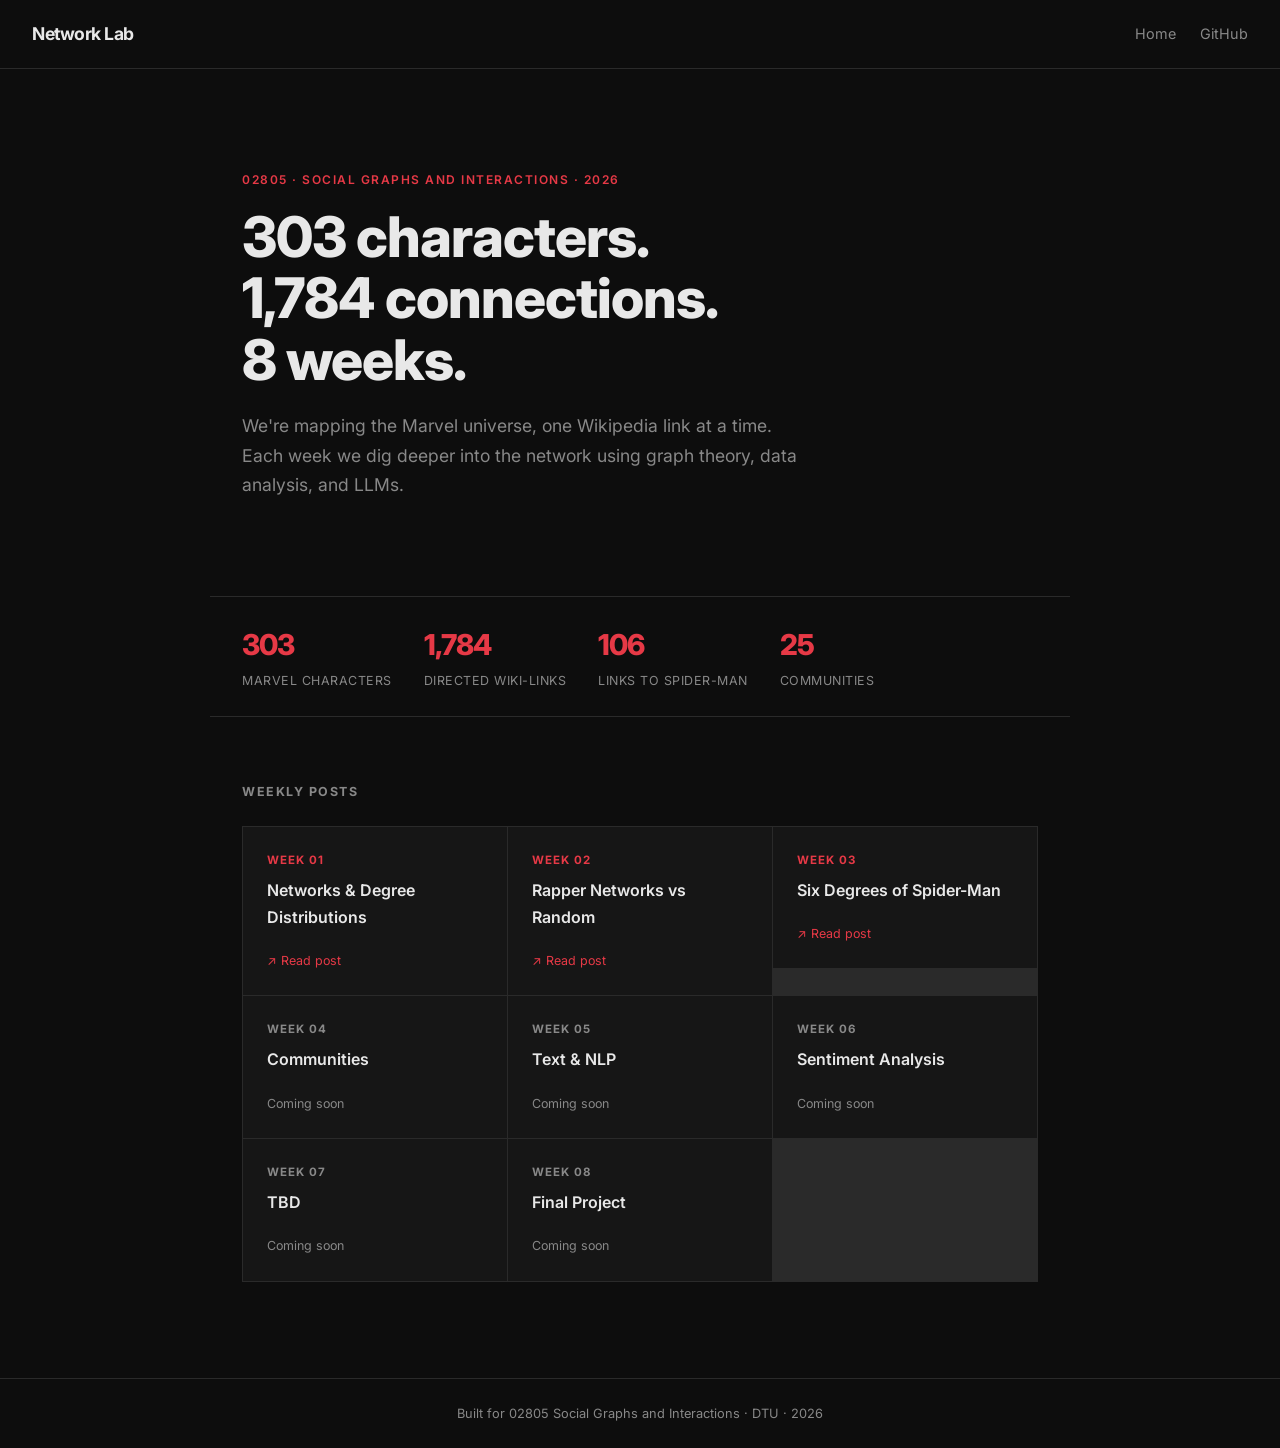
<file: index.html>
<!DOCTYPE html>
<html lang="en">
<head>
  <meta charset="UTF-8">
  <meta name="viewport" content="width=device-width, initial-scale=1.0">
  <title>Network Lab: 02805 Social Graphs 2026</title>
  <meta name="description" content="Weekly network-science posts from a DTU 02805 group. Mapping the Marvel universe one Wikipedia link at a time.">
  <meta property="og:title" content="Network Lab: Social Graphs 2026">
  <meta property="og:description" content="303 characters. 1,784 wiki-links. 8 weeks of network science.">
  <link rel="preconnect" href="https://fonts.googleapis.com">
  <link href="https://fonts.googleapis.com/css2?family=Inter:wght@400;600;700;800&display=swap" rel="stylesheet">
  <link rel="stylesheet" href="assets/css/style.css">
</head>
<body>

<nav>
  <span class="nav-logo">Network Lab</span>
  <div class="nav-links">
    <a href="index.html">Home</a>
    <a href="https://github.com/simonesskovgaard/Social-Interactions-and-Graphs" target="_blank">GitHub</a>
  </div>
</nav>

<section class="hero">
  <span class="hero-tag">02805 · Social Graphs and Interactions · 2026</span>
  <h1>303 characters.<br>1,784 connections.<br>8 weeks.</h1>
  <p>We're mapping the Marvel universe, one Wikipedia link at a time. Each week we dig deeper into the network using graph theory, data analysis, and LLMs.</p>
</section>

<div class="stats">
  <div class="stat-item">
    <span class="stat-value">303</span>
    <span class="stat-label">Marvel Characters</span>
  </div>
  <div class="stat-item">
    <span class="stat-value">1,784</span>
    <span class="stat-label">Directed Wiki-Links</span>
  </div>
  <div class="stat-item">
    <span class="stat-value">106</span>
    <span class="stat-label">Links to Spider-Man</span>
  </div>
  <div class="stat-item">
    <span class="stat-value">25</span>
    <span class="stat-label">Communities</span>
  </div>
</div>

<section class="weeks-section">
  <h2>Weekly Posts</h2>
  <div class="week-grid">

    <a href="week1/index.html" style="text-decoration:none;color:inherit;">
      <div class="week-card live">
        <span class="week-num">Week 01</span>
        <span class="week-title">Networks & Degree Distributions</span>
        <span class="week-status">↗ Read post</span>
      </div>
    </a>

    <a href="week2/index.html" style="text-decoration:none;color:inherit;">
      <div class="week-card live">
        <span class="week-num">Week 02</span>
        <span class="week-title">Rapper Networks vs Random</span>
        <span class="week-status">↗ Read post</span>
      </div>
    </a>

    <a href="week3/index.html" style="text-decoration:none;color:inherit;">
      <div class="week-card live">
        <span class="week-num">Week 03</span>
        <span class="week-title">Six Degrees of Spider-Man</span>
        <span class="week-status">↗ Read post</span>
      </div>
    </a>

    <div class="week-card">
      <span class="week-num">Week 04</span>
      <span class="week-title">Communities</span>
      <span class="week-status">Coming soon</span>
    </div>

    <div class="week-card">
      <span class="week-num">Week 05</span>
      <span class="week-title">Text & NLP</span>
      <span class="week-status">Coming soon</span>
    </div>

    <div class="week-card">
      <span class="week-num">Week 06</span>
      <span class="week-title">Sentiment Analysis</span>
      <span class="week-status">Coming soon</span>
    </div>

    <div class="week-card">
      <span class="week-num">Week 07</span>
      <span class="week-title">TBD</span>
      <span class="week-status">Coming soon</span>
    </div>

    <div class="week-card">
      <span class="week-num">Week 08</span>
      <span class="week-title">Final Project</span>
      <span class="week-status">Coming soon</span>
    </div>

  </div>
</section>

<footer>
  Built for 02805 Social Graphs and Interactions · DTU · 2026
</footer>

</body>
</html>
</file>
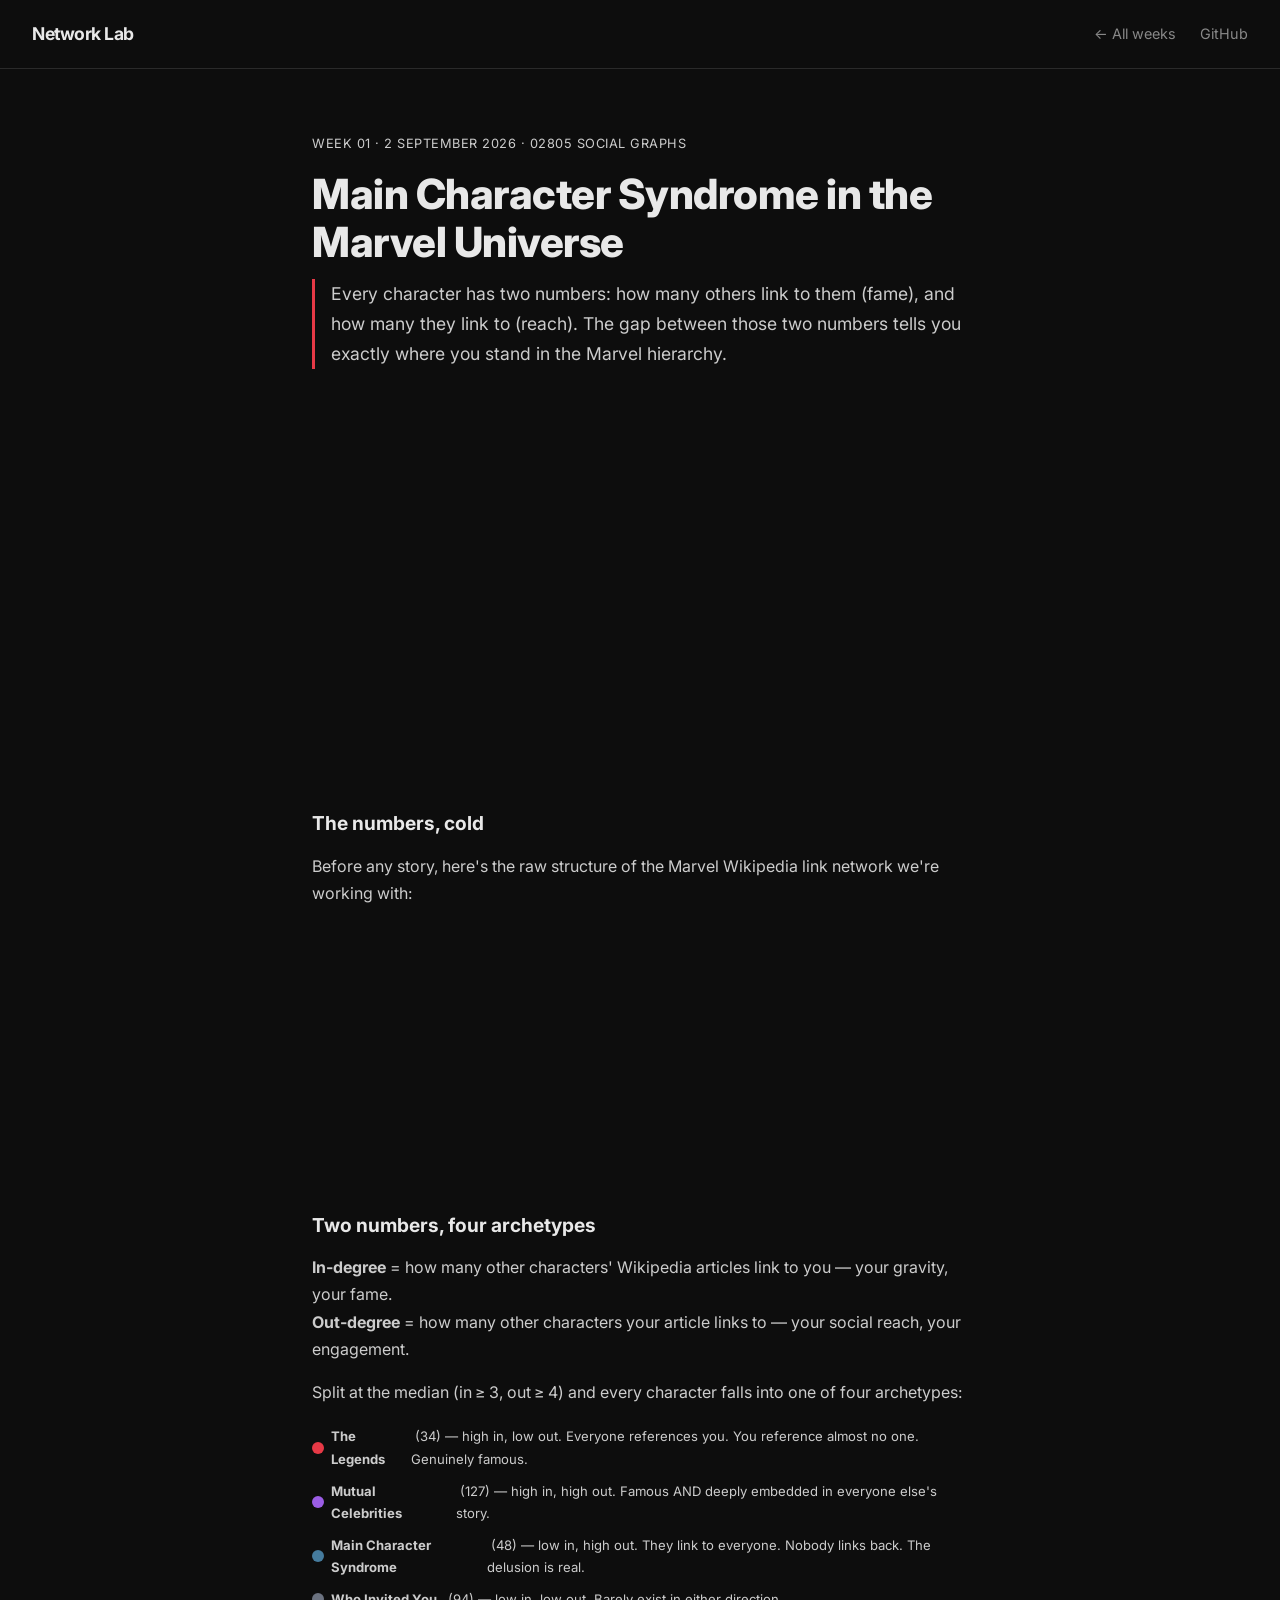
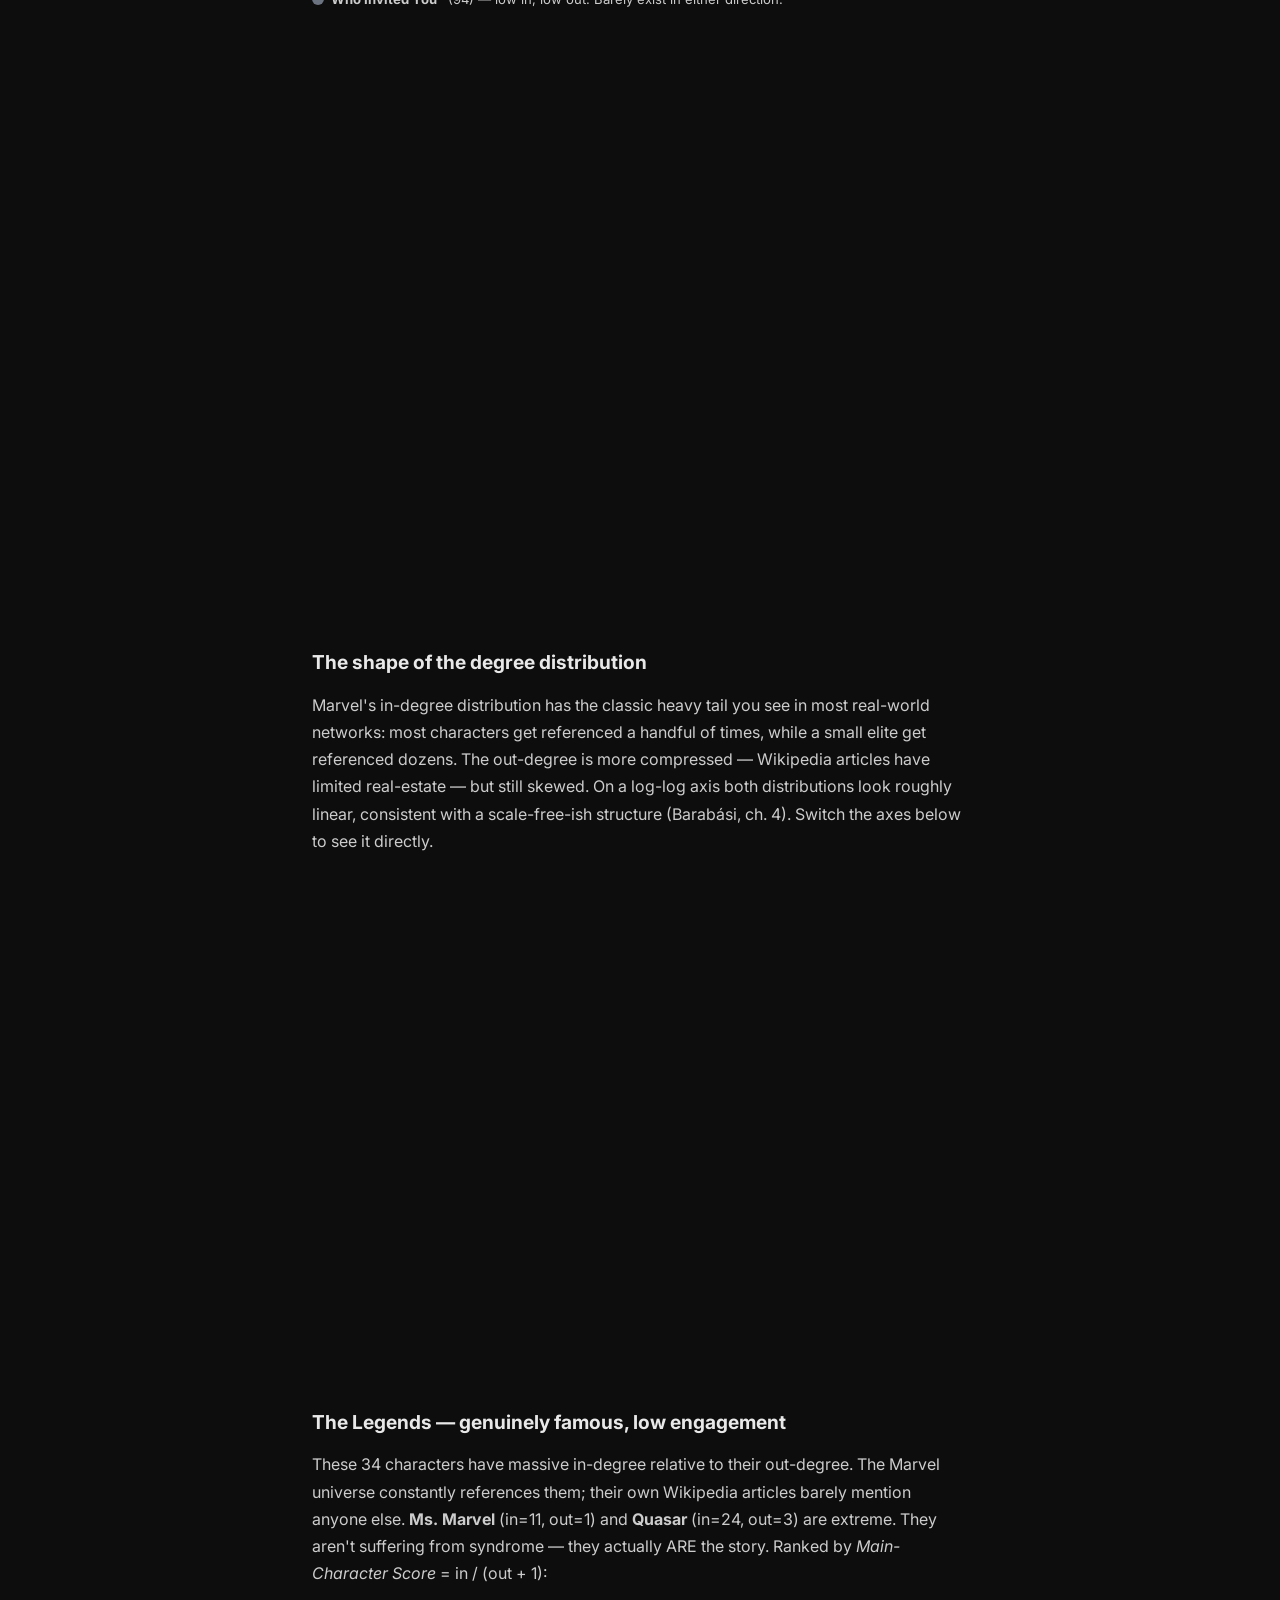
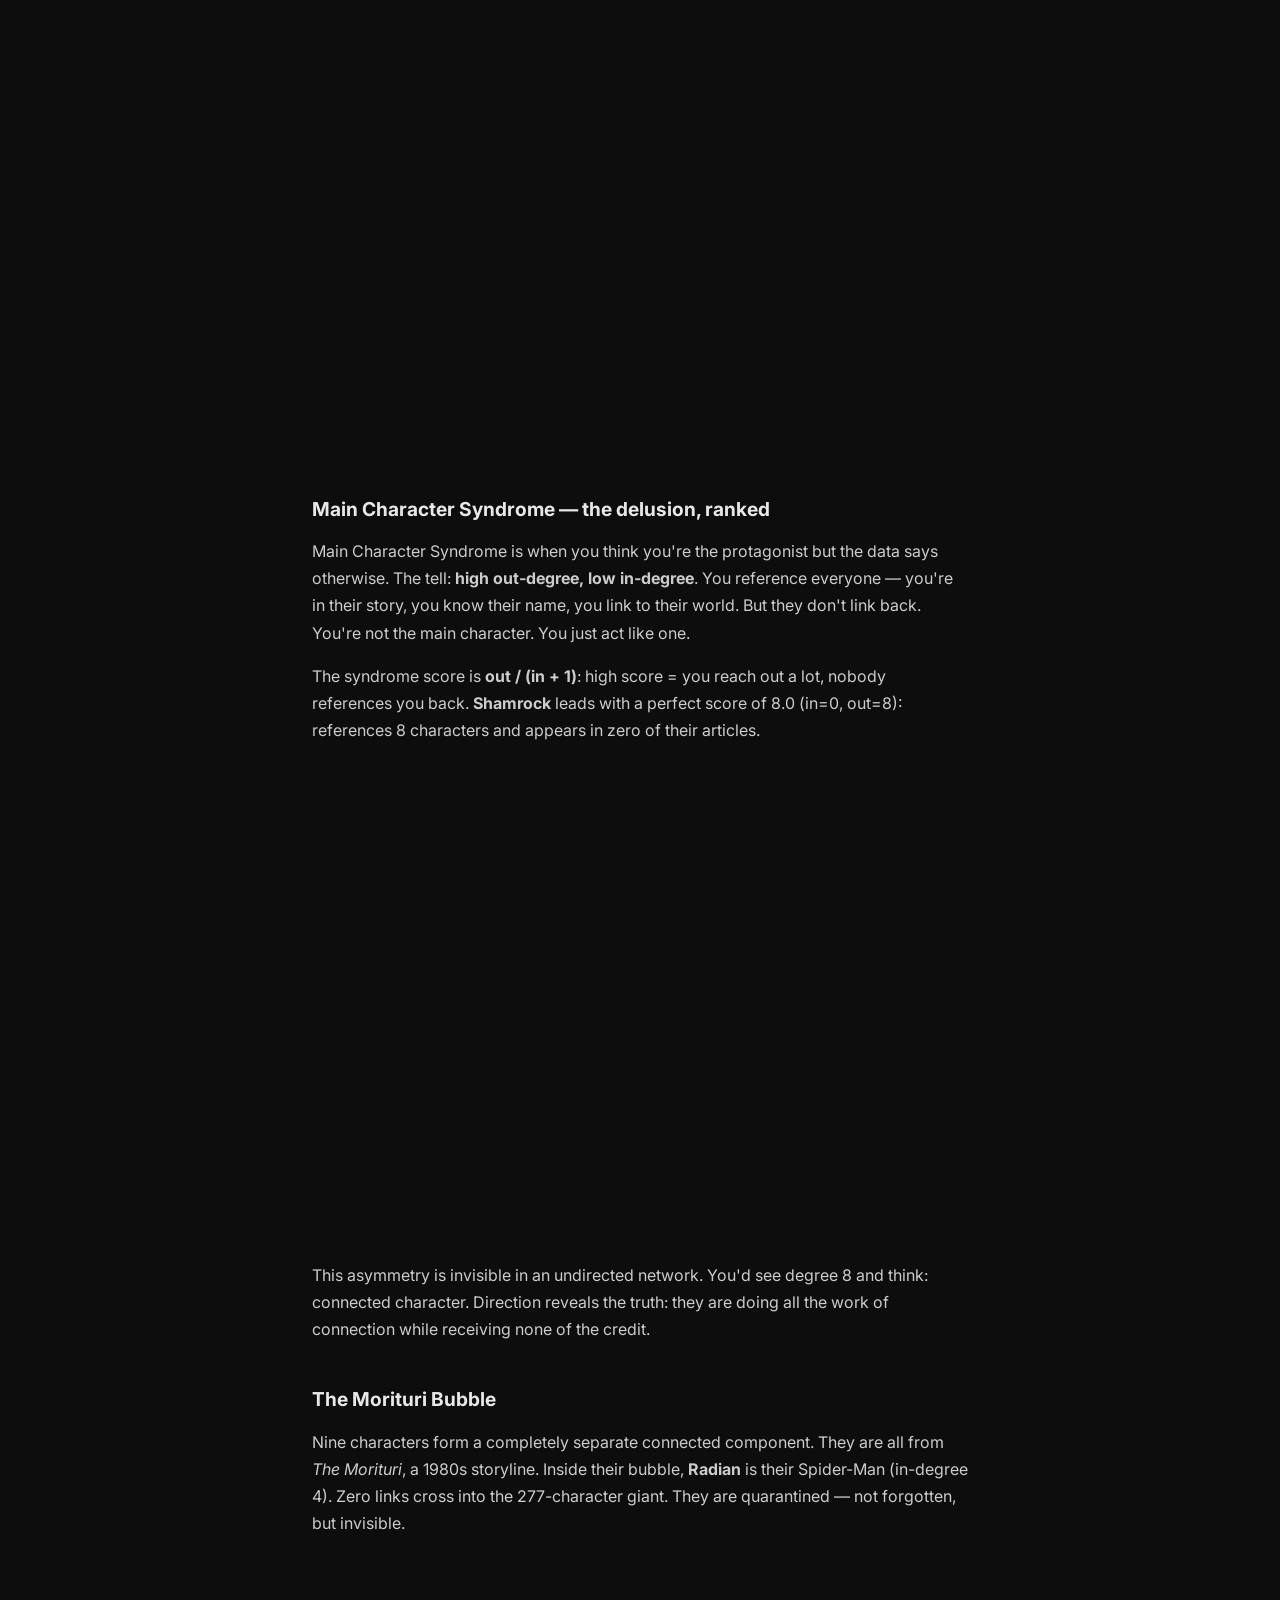
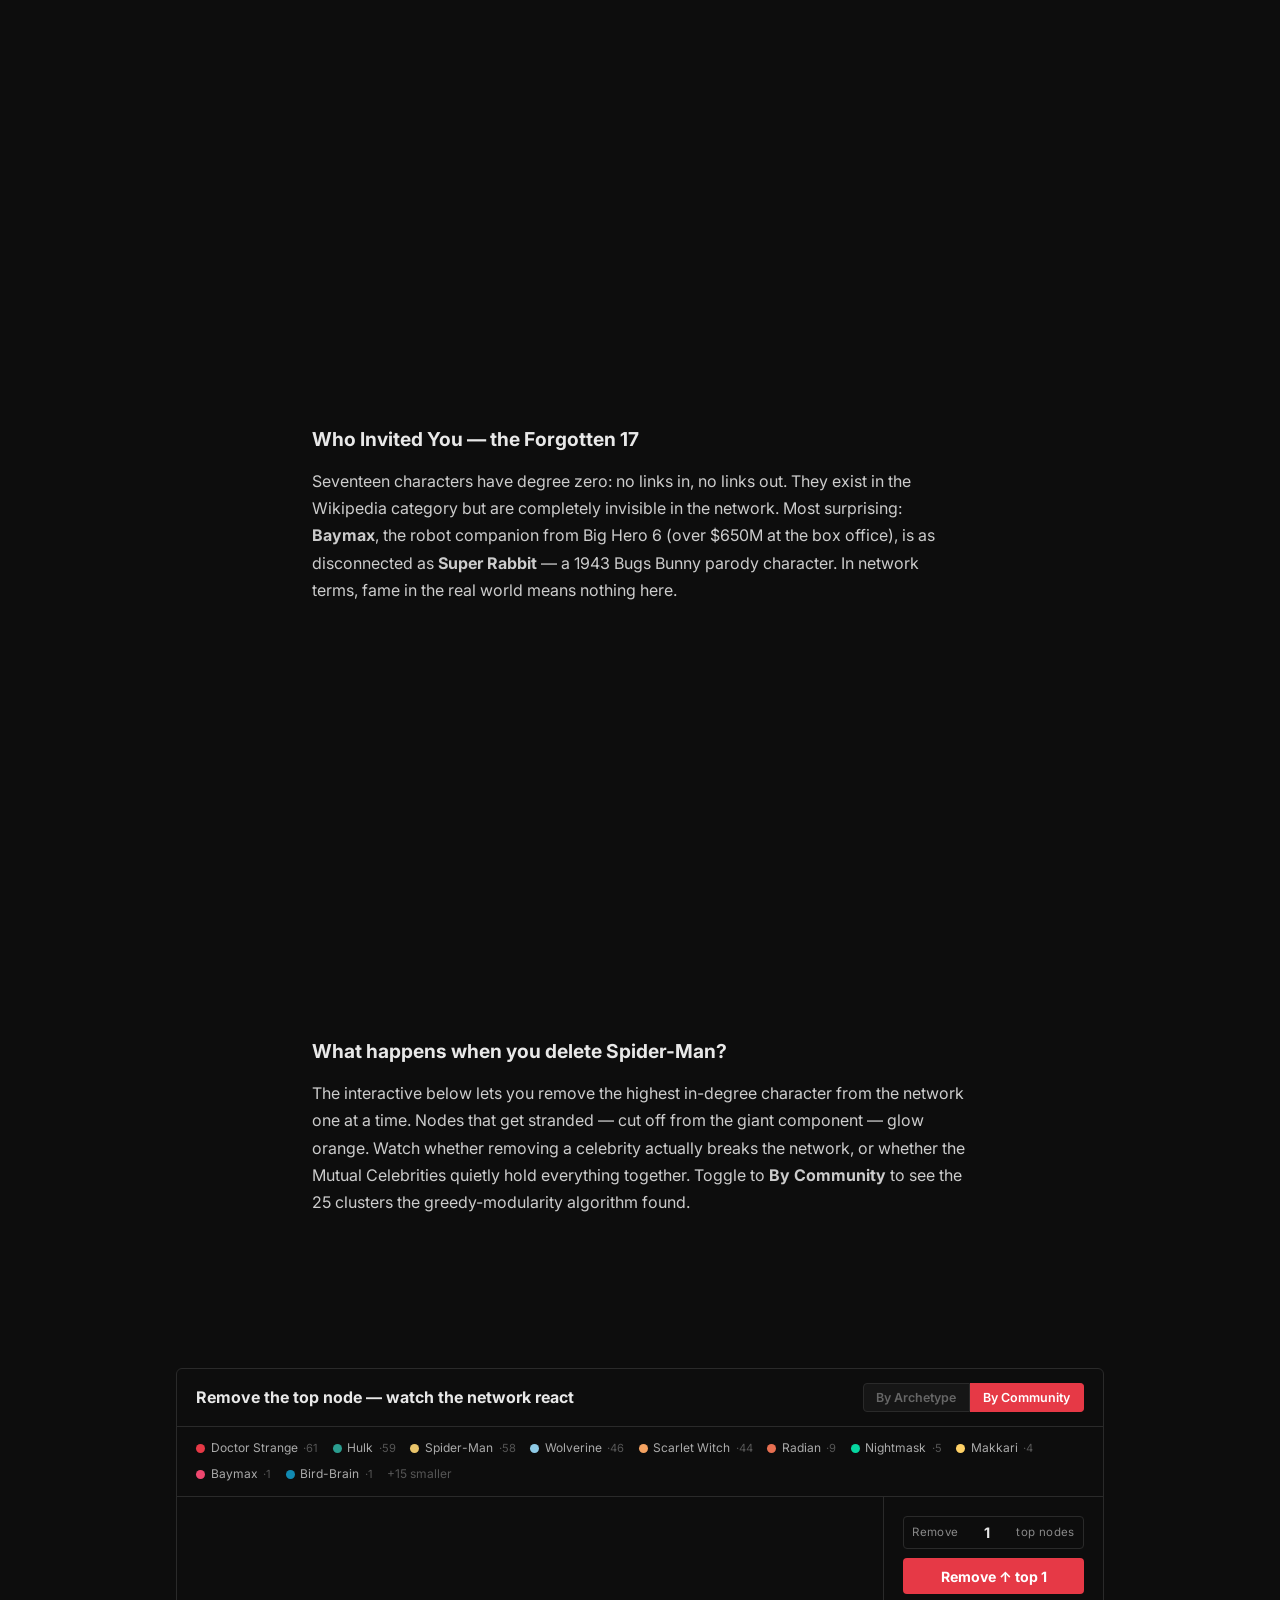
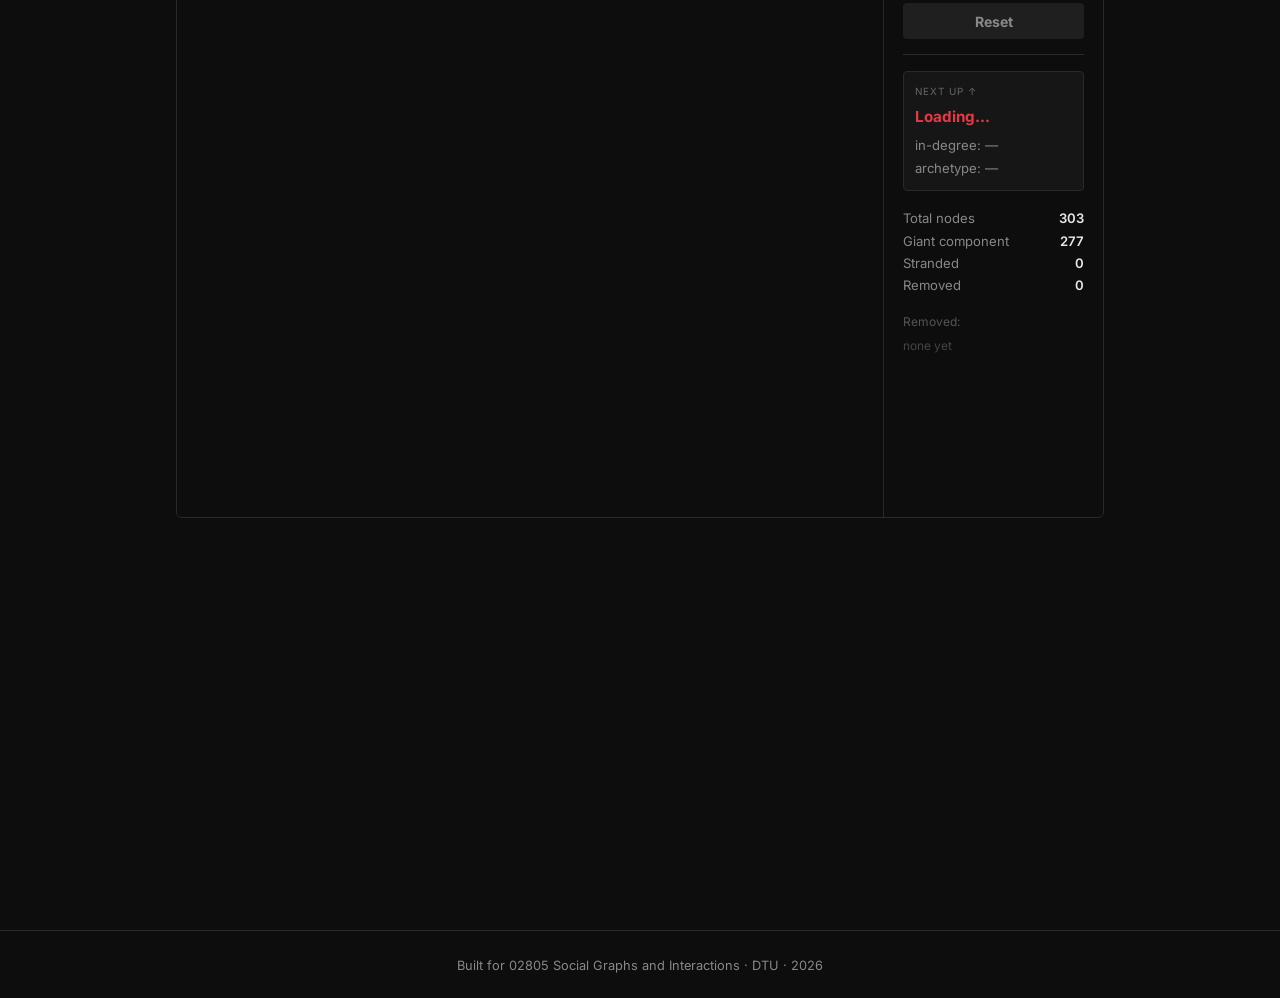
<file: week1/index.html>
<!DOCTYPE html>
<html lang="en">
<head>
  <meta charset="UTF-8">
  <meta name="viewport" content="width=device-width, initial-scale=1.0">
  <title>Week 1 — Main Character Syndrome | 02805 Social Graphs</title>
  <meta name="description" content="Directed link analysis of 303 Marvel characters on Wikipedia. Four archetypes emerge from in vs out degree — including Main Character Syndrome. Built for DTU 02805.">
  <meta property="og:title" content="Main Character Syndrome in the Marvel Universe">
  <meta property="og:description" content="303 characters. 1,784 wiki-links. Four archetypes. See who's actually the main character.">
  <meta property="og:type" content="article">
  <link rel="preconnect" href="https://fonts.googleapis.com">
  <link href="https://fonts.googleapis.com/css2?family=Inter:wght@400;600;700;800&display=swap" rel="stylesheet">
  <link rel="stylesheet" href="../assets/css/style.css">
  <style>
    /* ── LEGEND ── */
    .legend { display:flex; flex-wrap:wrap; gap:.6rem 1.4rem; margin:1.2rem 0; }
    .legend-item { display:flex; align-items:center; gap:.45rem; font-size:.82rem; color:#ccc; }
    .legend-dot { width:12px; height:12px; border-radius:50%; flex-shrink:0; }

    /* ── INTERACTIVE SECTION ── */
    #interactive-wrap {
      margin: 2.5rem 0;
      background: #0d0d0d;
      border: 1px solid #2a2a2a;
      border-radius:6px;
      overflow:hidden;
    }
    #interactive-header {
      padding:.9rem 1.2rem;
      border-bottom:1px solid #2a2a2a;
      display:flex;
      align-items:center;
      justify-content:space-between;
      flex-wrap:wrap;
      gap:.6rem;
    }
    #interactive-header h3 { margin:0; font-size:1rem; color:#e8e8e8; }
    #interactive-body { display:flex; }

    /* SVG canvas */
    #network-svg { flex:1; min-height:600px; display:block; background:#0d0d0d; }

    /* Control panel */
    #ctrl {
      width:220px;
      flex-shrink:0;
      border-left:1px solid #2a2a2a;
      padding:1.2rem;
      display:flex;
      flex-direction:column;
      gap:1rem;
    }
    #ctrl .stat-row { font-size:.82rem; color:#888; display:flex; justify-content:space-between; }
    #ctrl .stat-row span { color:#e8e8e8; font-weight:600; }

    /* Pinned action block — buttons stay at same y as you spam */
    .action-block {
      display:flex; flex-direction:column; gap:.55rem;
      padding-bottom:.9rem; border-bottom:1px solid #2a2a2a;
    }
    .qty-row {
      display:flex; align-items:center; gap:.4rem;
      background:#0d0d0d; border:1px solid #2a2a2a;
      border-radius:4px; padding:.35rem .5rem;
    }
    .qty-lbl { font-size:.72rem; color:#888; letter-spacing:.4px; }
    #remove-count {
      flex:1; min-width:0; width:100%;
      background:transparent; border:none;
      color:#e8e8e8; font-family:inherit;
      font-size:.9rem; font-weight:700; text-align:center;
      outline:none; padding:.1rem 0;
      -moz-appearance:textfield;
    }
    #remove-count::-webkit-outer-spin-button,
    #remove-count::-webkit-inner-spin-button {
      -webkit-appearance:none; margin:0;
    }

    #next-box {
      background:#161616;
      border:1px solid #2a2a2a;
      border-radius:4px;
      padding:.7rem;
      font-size:.82rem;
      color:#888;
      /* lock size so long character names never shift anything above/below */
      min-height:96px;
    }
    #next-box .next-lbl {
      font-size:.62rem; letter-spacing:1px; text-transform:uppercase;
      color:#666; margin-bottom:.25rem;
    }
    #next-box strong {
      display:block; color:#e63946; font-size:.95rem;
      margin-bottom:.3rem; white-space:nowrap; overflow:hidden;
      text-overflow:ellipsis;
    }
    #ctrl button {
      width:100%;
      padding:.6rem;
      border:none;
      border-radius:4px;
      font-size:.88rem;
      font-weight:700;
      cursor:pointer;
      font-family:inherit;
      transition: opacity .15s;
    }
    #btn-remove { background:#e63946; color:#fff; }
    #btn-remove:hover { opacity:.85; }
    #btn-remove:disabled { opacity:.35; cursor:default; }
    #btn-reset  { background:#1f1f1f; color:#888; border:1px solid #2a2a2a; }
    #btn-reset:hover { color:#e8e8e8; }
    #removed-list {
      font-size:.75rem;
      color:#555;
      line-height:1.6;
      max-height:140px;
      overflow-y:auto;
    }
    #removed-list span { display:block; }
    #removed-list span.first { color:#e63946; }

    /* Color mode toggle */
    .mode-toggle { display:flex; gap:0; }
    .mode-btn {
      padding:.35rem .8rem;
      font-size:.78rem;
      font-weight:600;
      border:1px solid #2a2a2a;
      background:#161616;
      color:#666;
      cursor:pointer;
      font-family:inherit;
      transition: background .15s, color .15s;
    }
    .mode-btn:first-child { border-radius:4px 0 0 4px; }
    .mode-btn:last-child  { border-radius:0 4px 4px 0; border-left:none; }
    .mode-btn.active { background:#e63946; color:#fff; border-color:#e63946; }

    /* Community legend */
    #comm-legend {
      display:none;
      flex-wrap:wrap;
      gap:.35rem .9rem;
      margin-top:.5rem;
    }
    #comm-legend.visible { display:flex; }
    .comm-item { display:flex; align-items:center; gap:.35rem; font-size:.75rem; color:#aaa; white-space:nowrap; }
    .comm-dot  { width:9px; height:9px; border-radius:50%; flex-shrink:0; }

    /* Tooltip */
    #tooltip {
      position:fixed;
      background:#161616;
      border:1px solid #2a2a2a;
      border-radius:4px;
      padding:.5rem .75rem;
      font-size:.78rem;
      color:#e8e8e8;
      pointer-events:none;
      display:none;
      z-index:100;
    }

    /* ── TL;DR ── */
    .tldr {
      background: linear-gradient(180deg, #171717 0%, #131313 100%);
      border:1px solid #2a2a2a;
      border-left:3px solid #e63946;
      border-radius:0 6px 6px 0;
      padding:1.2rem 1.4rem;
      margin:2rem 0 3rem;
    }
    .tldr-label {
      font-size:.7rem;
      letter-spacing:1.5px;
      text-transform:uppercase;
      color:#e63946;
      font-weight:700;
      margin-bottom:.7rem;
    }
    .tldr ul { list-style:none; padding:0; margin:0; }
    .tldr li {
      padding:.4rem 0;
      color:#ddd;
      font-size:.95rem;
      border-bottom:1px solid #222;
    }
    .tldr li:last-child { border-bottom:0; }
    .tldr li strong { color:#e63946; font-weight:700; }

    /* ── The Numbers grid ── */
    .numbers {
      display:grid;
      grid-template-columns:repeat(auto-fit, minmax(140px, 1fr));
      gap:1px;
      background:#2a2a2a;
      border:1px solid #2a2a2a;
      border-radius:4px;
      margin:2rem 0;
      overflow:hidden;
    }
    .num-cell {
      background:#131313;
      padding:1rem 1.1rem;
      display:flex;
      flex-direction:column;
      gap:.2rem;
    }
    .num-val {
      font-size:1.6rem;
      font-weight:800;
      color:#e63946;
      letter-spacing:-1px;
      line-height:1;
    }
    .num-lbl {
      font-size:.68rem;
      color:#777;
      letter-spacing:.7px;
      text-transform:uppercase;
    }
    .num-note { font-size:.7rem; color:#555; margin-top:.15rem; }

    /* ── Surprise callout ── */
    .surprise {
      background:#161616;
      border:1px solid #2a2a2a;
      border-radius:6px;
      padding:1.4rem 1.5rem;
      margin:2rem 0;
    }
    .surprise-tag {
      display:inline-block;
      font-size:.68rem;
      letter-spacing:1.5px;
      text-transform:uppercase;
      color:#e63946;
      font-weight:700;
      margin-bottom:.5rem;
    }
    .surprise h3 { font-size:1rem; margin:.2rem 0 .6rem; color:#e8e8e8; }
    .surprise p  { color:#bbb; font-size:.9rem; margin-bottom:.6rem; }
    .surprise p:last-child { margin-bottom:0; }

    /* ── Search bar ── */
    .search-wrap {
      display:flex;
      align-items:center;
      gap:.6rem;
      padding:.6rem .8rem;
      background:#131313;
      border:1px solid #2a2a2a;
      border-bottom:none;
      border-radius:4px 4px 0 0;
    }
    .search-wrap input {
      flex:1;
      background:#0d0d0d;
      border:1px solid #2a2a2a;
      color:#e8e8e8;
      padding:.4rem .7rem;
      border-radius:4px;
      font-size:.82rem;
      font-family:inherit;
      outline:none;
    }
    .search-wrap input:focus { border-color:#457b9d; }
    .search-wrap .hint { color:#555; font-size:.72rem; }
    #search-result { color:#457b9d; font-size:.75rem; font-weight:600; min-width:100px; }
    #search-result.miss { color:#e76f51; }

    /* ── Degree distribution toggles ── */
    .dist-controls {
      display:flex;
      gap:.5rem;
      align-items:center;
      padding:.6rem .8rem;
      background:#131313;
      border:1px solid #2a2a2a;
      border-bottom:none;
      border-radius:4px 4px 0 0;
      flex-wrap:wrap;
    }
    .dist-controls .grp {
      display:inline-flex;
      border:1px solid #2a2a2a;
      border-radius:4px;
      overflow:hidden;
    }
    .dist-btn {
      background:#0d0d0d;
      color:#666;
      border:none;
      padding:.3rem .7rem;
      font-size:.72rem;
      font-weight:600;
      cursor:pointer;
      font-family:inherit;
      letter-spacing:.4px;
    }
    .dist-btn.active { background:#e63946; color:#fff; }
    .dist-btn:hover:not(.active) { color:#e8e8e8; }
    .dist-lbl { font-size:.7rem; color:#666; letter-spacing:.6px; text-transform:uppercase; margin-right:.2rem; }

    /* ── Legends strip below interactive header ── */
    #legend-strip {
      padding:.7rem 1.2rem;
      border-bottom:1px solid #2a2a2a;
      background:#0d0d0d;
    }
    #legend-strip .legend, #legend-strip #comm-legend { margin:0; }

    /* ── References ── */
    .refs {
      font-size:.85rem;
      color:#999;
      background:#131313;
      border:1px solid #2a2a2a;
      border-radius:6px;
      padding:1.2rem 1.4rem;
      margin:2.5rem 0 0;
    }
    .refs h3 {
      font-size:.7rem;
      letter-spacing:1.5px;
      text-transform:uppercase;
      color:#666;
      font-weight:700;
      margin-bottom:.6rem;
    }
    .refs ul { padding-left:1.1rem; margin:0; }
    .refs li { margin-bottom:.3rem; color:#bbb; }
    .refs a { color:#457b9d; }

    /* ── Fade-in scroll animation ── */
    .figure, .tldr, .numbers, .surprise, .refs {
      opacity:0;
      transform:translateY(12px);
      transition:opacity .6s ease-out, transform .6s ease-out;
    }
    .figure.visible, .tldr.visible, .numbers.visible,
    .surprise.visible, .refs.visible {
      opacity:1;
      transform:translateY(0);
    }
    /* Respect user reduced-motion preferences */
    @media (prefers-reduced-motion: reduce) {
      .figure, .tldr, .numbers, .surprise, .refs {
        opacity:1; transform:none; transition:none;
      }
    }

    /* ── Responsive: stack interactive on narrow screens ── */
    @media (max-width: 720px) {
      #interactive-body { flex-direction:column; }
      #ctrl {
        width:100%;
        border-left:none;
        border-top:1px solid #2a2a2a;
      }
      #network-svg { min-height:480px; }
      .dist-controls, .search-wrap { flex-direction:column; align-items:stretch; }
      .dist-controls .grp, .search-wrap input { width:100%; }
      #interactive-header { flex-direction:column; align-items:flex-start; gap:.7rem; }
      .mode-toggle { width:100%; }
      .mode-btn { flex:1; }
    }
  </style>
</head>
<body>

<nav>
  <a href="../index.html" class="nav-logo">Network Lab</a>
  <div class="nav-links">
    <a href="../index.html">← All weeks</a>
    <a href="https://github.com/simonesskovgaard/Social-Interactions-and-Graphs" target="_blank">GitHub</a>
  </div>
</nav>

<article class="post-wrap">

  <p class="post-meta">Week 01 · 2 September 2026 · 02805 Social Graphs</p>
  <h1>Main Character Syndrome in the Marvel Universe</h1>
  <p class="post-intro">
    Every character has two numbers: how many others link to them (fame), and how many they link to (reach).
    The gap between those two numbers tells you exactly where you stand in the Marvel hierarchy.
  </p>

  <div class="tldr">
    <div class="tldr-label">TL;DR — 3 things we learned</div>
    <ul>
      <li><strong>Direction matters.</strong> An undirected network hides who <em>talks about whom</em>. Once you look at in vs out separately, four distinct social archetypes emerge from the same 303 nodes.</li>
      <li><strong>Spider-Man is a genuine hub.</strong> 106 characters reference him — that's <strong>18×</strong> the average in-degree. Removing him leaves the network standing; removing his cluster does not.</li>
      <li><strong>Isolation ≠ obscurity.</strong> Baymax (a $650M movie franchise) is as network-invisible as Super Rabbit (a 1943 Bugs Bunny parody). Wikipedia's link graph doesn't care about box office.</li>
    </ul>
  </div>

  <h2>The numbers, cold</h2>
  <p>Before any story, here's the raw structure of the Marvel Wikipedia link network we're working with:</p>
  <div class="numbers">
    <div class="num-cell"><span class="num-val">303</span><span class="num-lbl">Characters</span><span class="num-note">Nodes (17 isolated)</span></div>
    <div class="num-cell"><span class="num-val">1,784</span><span class="num-lbl">Directed edges</span><span class="num-note">Wiki-links</span></div>
    <div class="num-cell"><span class="num-val">1,434</span><span class="num-lbl">Undirected pairs</span><span class="num-note">350 mutual · 1,084 one-way</span></div>
    <div class="num-cell"><span class="num-val">9.47</span><span class="num-lbl">Avg degree</span><span class="num-note">2E/N (undirected)</span></div>
    <div class="num-cell"><span class="num-val">3.14 %</span><span class="num-lbl">Density</span><span class="num-note">2E / N(N−1)</span></div>
    <div class="num-cell"><span class="num-val">277</span><span class="num-lbl">Giant component</span><span class="num-note">91.4% of nodes</span></div>
    <div class="num-cell"><span class="num-val">25</span><span class="num-lbl">Communities</span><span class="num-note">Greedy modularity</span></div>
    <div class="num-cell"><span class="num-val">106</span><span class="num-lbl">Max in-degree</span><span class="num-note">Spider-Man</span></div>
  </div>

  <h2>Two numbers, four archetypes</h2>
  <p>
    <strong>In-degree</strong> = how many other characters' Wikipedia articles link to you — your gravity, your fame.<br>
    <strong>Out-degree</strong> = how many other characters your article links to — your social reach, your engagement.
  </p>
  <p>
    Split at the median (in&thinsp;&ge;&thinsp;3, out&thinsp;&ge;&thinsp;4) and every character falls into one of four archetypes:
  </p>

  <div class="legend">
    <div class="legend-item"><div class="legend-dot" style="background:#e63946"></div> <strong>The Legends</strong> &nbsp;(34) — high in, low out. Everyone references you. You reference almost no one. Genuinely famous.</div>
    <div class="legend-item"><div class="legend-dot" style="background:#9b5de5"></div> <strong>Mutual Celebrities</strong> &nbsp;(127) — high in, high out. Famous AND deeply embedded in everyone else's story.</div>
    <div class="legend-item"><div class="legend-dot" style="background:#457b9d"></div> <strong>Main Character Syndrome</strong> &nbsp;(48) — low in, high out. They link to everyone. Nobody links back. The delusion is real.</div>
    <div class="legend-item"><div class="legend-dot" style="background:#6b7280"></div> <strong>Who Invited You</strong> &nbsp;(94) — low in, low out. Barely exist in either direction.</div>
  </div>

  <div class="figure" id="fig-quadrant">
    <div class="search-wrap">
      <span class="dist-lbl">Find character</span>
      <input id="quad-search" type="text" placeholder="Type a name — e.g. Spider-Man, Baymax, Shamrock" autocomplete="off">
      <span id="search-result"></span>
      <span class="hint">Scroll to zoom · drag to pan</span>
    </div>
    <svg id="quad-svg" style="width:100%;height:440px;display:block;background:#0d0d0d;cursor:grab"></svg>
    <figcaption>All 303 characters on log-log axes. Dashed lines = medians. Hover to identify. Search highlights a match with a ring.</figcaption>
  </div>

  <h2>The shape of the degree distribution</h2>
  <p>
    Marvel's in-degree distribution has the classic heavy tail you see in most real-world networks:
    most characters get referenced a handful of times, while a small elite get referenced dozens.
    The out-degree is more compressed — Wikipedia articles have limited real-estate — but still skewed.
    On a log-log axis both distributions look roughly linear, consistent with a scale-free-ish structure
    (Barabási, ch. 4). Switch the axes below to see it directly.
  </p>

  <div class="figure" id="fig-degdist">
    <div class="dist-controls">
      <span class="dist-lbl">Scale</span>
      <span class="grp">
        <button class="dist-btn active" data-scale="linear" onclick="setDistScale('linear')">Linear</button>
        <button class="dist-btn"        data-scale="log"    onclick="setDistScale('log')">Log-log</button>
      </span>
      <span class="dist-lbl" style="margin-left:.6rem">Show</span>
      <span class="grp">
        <button class="dist-btn active" data-which="both" onclick="setDistWhich('both')">Both</button>
        <button class="dist-btn"        data-which="in"   onclick="setDistWhich('in')">In-degree</button>
        <button class="dist-btn"        data-which="out"  onclick="setDistWhich('out')">Out-degree</button>
      </span>
    </div>
    <svg id="degdist-svg" style="width:100%;height:360px;display:block;background:#0d0d0d"></svg>
    <figcaption>Degree distribution. Toggle linear vs log-log. On log-log, an approximately straight line hints at scale-free behaviour.</figcaption>
  </div>

  <h2>The Legends — genuinely famous, low engagement</h2>
  <p>
    These 34 characters have massive in-degree relative to their out-degree. The Marvel universe
    constantly references them; their own Wikipedia articles barely mention anyone else.
    <strong>Ms. Marvel</strong> (in=11, out=1) and <strong>Quasar</strong> (in=24, out=3) are extreme.
    They aren't suffering from syndrome — they actually ARE the story. Ranked by
    <em>Main-Character Score</em> = in / (out + 1):
  </p>

  <div class="figure" id="fig-legends">
    <svg id="legends-svg" style="width:100%;height:360px;display:block;background:#0d0d0d"></svg>
    <figcaption>Top 12 by Main-Character Score = in / (out + 1). Spider-Man's 10.6 is off the chart — literally 10× the average.</figcaption>
  </div>

  <h2>Main Character Syndrome — the delusion, ranked</h2>
  <p>
    Main Character Syndrome is when you think you're the protagonist but the data says otherwise.
    The tell: <strong>high out-degree, low in-degree</strong>. You reference everyone — you're in their story,
    you know their name, you link to their world. But they don't link back. You're not the main character.
    You just act like one.
  </p>
  <p>
    The syndrome score is <strong>out / (in + 1)</strong>: high score = you reach out a lot, nobody references you back.
    <strong>Shamrock</strong> leads with a perfect score of 8.0 (in=0, out=8): references 8 characters and appears in zero of their articles.
  </p>

  <div class="figure" id="fig-mcs">
    <svg id="mcs-svg" style="width:100%;height:380px;display:block;background:#0d0d0d"></svg>
    <figcaption>Top 15 syndrome sufferers — ranked by out / (in + 1). High score = you reach out a lot, nobody reaches back.</figcaption>
  </div>

  <p>
    This asymmetry is invisible in an undirected network. You'd see degree 8 and think: connected character.
    Direction reveals the truth: they are doing all the work of connection while receiving none of the credit.
  </p>

  <h2>The Morituri Bubble</h2>
  <p>
    Nine characters form a completely separate connected component. They are all from <em>The Morituri</em>,
    a 1980s storyline. Inside their bubble, <strong>Radian</strong> is their Spider-Man (in-degree 4).
    Zero links cross into the 277-character giant. They are quarantined — not forgotten, but invisible.
  </p>

  <div class="figure" id="fig-morituri">
    <svg id="morituri-svg" style="width:100%;height:340px;display:block;background:#0d0d0d"></svg>
    <figcaption>The Morituri bubble. Hover nodes to see details. Red = Radian (highest internal in-degree). No edge reaches the outside world.</figcaption>
  </div>

  <h2>Who Invited You — the Forgotten 17</h2>
  <p>
    Seventeen characters have degree zero: no links in, no links out. They exist in the Wikipedia category
    but are completely invisible in the network. Most surprising: <strong>Baymax</strong>, the robot companion
    from Big Hero 6 (over $650M at the box office), is as disconnected as <strong>Super Rabbit</strong>
    — a 1943 Bugs Bunny parody character. In network terms, fame in the real world means nothing here.
  </p>

  <div class="surprise">
    <span class="surprise-tag">What surprised us</span>
    <h3>Three things we did not expect</h3>
    <p>
      <strong>1. Baymax is invisible.</strong> A robot from a billion-dollar franchise has the same network profile as a 1943 Bugs Bunny parody. Wikipedia editors don't cross-link cross-medium characters.
    </p>
    <p>
      <strong>2. Spider-Man is not the linker — he's the linked.</strong> He points to only 9 characters, but 106 point to him. His Main-Character Score (10.6) is <em>ten times</em> the average. He is the archetype we now know as a Legend, not a Mutual Celebrity.
    </p>
    <p>
      <strong>3. Whole storylines can be network islands.</strong> The Morituri bubble — 9 tightly linked characters from one 1980s arc — has zero edges to the giant component. Community detection didn't find them; graph traversal did.
    </p>
  </div>

  <h2>What happens when you delete Spider-Man?</h2>
  <p>
    The interactive below lets you remove the highest in-degree character from the network one at a time.
    Nodes that get stranded — cut off from the giant component — glow orange.
    Watch whether removing a celebrity actually breaks the network, or whether the Mutual Celebrities
    quietly hold everything together. Toggle to <strong>By Community</strong> to see the 25 clusters the
    greedy-modularity algorithm found.
  </p>

</article>

<!-- INTERACTIVE NETWORK -->
<div style="max-width:960px;margin:0 auto 4rem;padding:0 1rem;">
  <div id="interactive-wrap">
    <div id="interactive-header">
      <h3>Remove the top node — watch the network react</h3>
      <div class="mode-toggle">
        <button class="mode-btn"        onclick="setMode('archetype')">By Archetype</button>
        <button class="mode-btn active" onclick="setMode('community')">By Community</button>
      </div>
    </div>
    <div id="legend-strip">
      <div id="archetype-legend" class="legend" style="display:none">
        <div class="legend-item"><div class="legend-dot" style="background:#e63946"></div>The Legends</div>
        <div class="legend-item"><div class="legend-dot" style="background:#9b5de5"></div>Mutual Celebrity</div>
        <div class="legend-item"><div class="legend-dot" style="background:#457b9d"></div>Main Character Syndrome</div>
        <div class="legend-item"><div class="legend-dot" style="background:#6b7280"></div>Who Invited You</div>
        <div class="legend-item"><div class="legend-dot" style="background:#f4a261"></div>Stranded (glowing)</div>
        <div class="legend-item"><div class="legend-dot" style="background:transparent;border:2px dashed #9b5de5"></div>Next to remove</div>
      </div>
      <div id="comm-legend" class="visible"></div>
    </div>
    <div id="interactive-body">
      <svg id="network-svg"></svg>
      <div id="ctrl">
        <!-- pinned action block — never moves as you click -->
        <div class="action-block">
          <div class="qty-row">
            <span class="qty-lbl">Remove</span>
            <input id="remove-count" type="number" min="1" max="303" value="1"
                   oninput="updateRemoveLabel()" onkeydown="if(event.key==='Enter')removeTopN()">
            <span class="qty-lbl">top&nbsp;nodes</span>
          </div>
          <button id="btn-remove" onclick="removeTopN()">Remove ↑ top <span id="remove-count-lbl">1</span></button>
          <button id="btn-reset"  onclick="resetNetwork()">Reset</button>
        </div>

        <div id="next-box">
          <div class="next-lbl">Next up ↑</div>
          <strong id="next-name">Loading…</strong>
          <div>in-degree: <span id="next-indeg">—</span></div>
          <div>archetype: <span id="next-arch">—</span></div>
        </div>

        <div>
          <div class="stat-row">Total nodes <span id="s-nodes">303</span></div>
          <div class="stat-row">Giant component <span id="s-giant">277</span></div>
          <div class="stat-row">Stranded <span id="s-stranded">0</span></div>
          <div class="stat-row">Removed <span id="s-removed">0</span></div>
        </div>

        <div>
          <div style="font-size:.75rem;color:#555;margin-bottom:.2rem">Removed:</div>
          <div id="removed-list"><span style="color:#444">none yet</span></div>
        </div>
      </div>
    </div>
  </div>

  <!-- Methodology & references -->
  <div class="refs">
    <h3>Method & data</h3>
    <ul>
      <li><strong>Data:</strong> The frozen Week 1 snapshot of the Marvel Comics superheroes Wikipedia category (303 characters, 1,784 directed wiki-links) provided with the course.</li>
      <li><strong>Tools:</strong> Python / NetworkX for graph analysis and community detection; D3.js v7 for every visualisation on this page (rendered from <code>network.json</code> + <code>charts.json</code>).</li>
      <li><strong>Community detection:</strong> Greedy modularity maximisation (<code>nx.community.greedy_modularity_communities</code>) on the undirected projection — 25 communities.</li>
      <li><strong>Isolated nodes preserved:</strong> All 17 zero-degree characters are kept in every count and every visualisation.</li>
      <li><strong>Reading:</strong> Barabási, <em>Network Science</em>, ch. 2 (Graph theory) and ch. 4 (Scale-free property).</li>
      <li><strong>Source:</strong> <a href="https://github.com/simonesskovgaard/Social-Interactions-and-Graphs" target="_blank">github.com/simonesskovgaard/Social-Interactions-and-Graphs</a></li>
    </ul>
  </div>
</div>

<footer>
  Built for 02805 Social Graphs and Interactions · DTU · 2026
</footer>

<div id="tooltip"></div>

<script src="https://d3js.org/d3.v7.min.js"></script>
<script>
// ── Shared tooltip ────────────────────────────────────────────────────────────
const tt = document.getElementById('tooltip');
function showTT(e, html) {
  tt.style.cssText = `display:block;left:${e.clientX+14}px;top:${e.clientY-10}px`;
  tt.innerHTML = html;
}
function hideTT() { tt.style.display = 'none'; }

// ── Chart colours ─────────────────────────────────────────────────────────────
const QCOLORS = {
  main_character: '#e63946', mutual_celebrity: '#9b5de5',
  main_character_syndrome: '#457b9d', who_invited_you: '#6b7280',
};
const QLABELS = {
  main_character:'The Legends', mutual_celebrity:'Mutual Celebrity',
  main_character_syndrome:'Main Character Syndrome', who_invited_you:'Who Invited You',
};

let CHARTS_DATA = null;
fetch('../assets/data/charts.json').then(r => r.json()).then(data => {
  CHARTS_DATA = data;
  drawQuadrant(data.quad);
  drawLegends(data.legends);
  drawMCS(data.mcs);
  drawMorituri(data.morituri_nodes, data.morituri_edges);
  drawDegDist();
  initScrollReveal();
});

// ── Scroll-triggered fade-in ─────────────────────────────────────────────────
function initScrollReveal() {
  const io = new IntersectionObserver(entries => {
    entries.forEach(e => {
      if (e.isIntersecting) { e.target.classList.add('visible'); io.unobserve(e.target); }
    });
  }, {threshold: 0.12});
  document.querySelectorAll('.figure, .tldr, .numbers, .surprise, .refs')
    .forEach(el => io.observe(el));
}

// ── Fig 1: Quadrant scatter ───────────────────────────────────────────────────
function drawQuadrant(data) {
  const el = document.getElementById('quad-svg');
  const W  = el.clientWidth || 680, H = 420;
  const m  = {top:30, right:20, bottom:50, left:55};
  const iW = W - m.left - m.right, iH = H - m.top - m.bottom;

  const svg = d3.select('#quad-svg').attr('viewBox', `0 0 ${W} ${H}`);

  // Clip path keeps dots inside chart bounds when panning/zooming
  svg.append('defs').append('clipPath').attr('id','quad-clip')
    .append('rect').attr('width', iW).attr('height', iH);

  const g = svg.append('g').attr('transform', `translate(${m.left},${m.top})`);

  // Base scales — these never change; rescaled copies are used for rendering
  const xBase = d3.scaleLog().domain([0.8, 35]).range([0, iW]);
  const yBase = d3.scaleLog().domain([0.8, 140]).range([iH, 0]);

  // Grid line values
  const xTicks = [1,2,5,10,20];
  const yTicks = [1,2,5,10,20,50,100];

  // Grid groups — lines repositioned on every zoom tick
  const xGrid = g.append('g');
  xGrid.selectAll('line').data(xTicks).enter().append('line')
    .attr('y1',0).attr('y2',iH).attr('stroke','#1e1e1e').attr('stroke-width',1);

  const yGrid = g.append('g');
  yGrid.selectAll('line').data(yTicks).enter().append('line')
    .attr('x1',0).attr('x2',iW).attr('stroke','#1e1e1e').attr('stroke-width',1);

  // Median lines — repositioned on zoom
  const medV = g.append('line').attr('y1',0).attr('y2',iH)
    .attr('stroke','#3a3a3a').attr('stroke-dasharray','5,3').attr('stroke-width',1.2);
  const medH = g.append('line').attr('x1',0).attr('x2',iW)
    .attr('stroke','#3a3a3a').attr('stroke-dasharray','5,3').attr('stroke-width',1.2);

  // Axis groups — redrawn on zoom
  const xAxisG = g.append('g').attr('transform',`translate(0,${iH})`);
  const yAxisG = g.append('g');

  // Axis labels (fixed, not part of zoom)
  g.append('text').attr('x',iW/2).attr('y',iH+42).attr('text-anchor','middle')
    .attr('fill','#666').attr('font-size',11).text('Out-degree (you link to others)');
  g.append('text').attr('transform','rotate(-90)').attr('x',-iH/2).attr('y',-44)
    .attr('text-anchor','middle').attr('fill','#666').attr('font-size',11)
    .text('In-degree (others link to you)');

  // Quadrant labels — fixed in screen-space corners, never zoom
  const qlabels = [
    {t:'The Legends',        px:0.03, py:0.05, c:'#e63946'},
    {t:'Mutual Celebrities', px:0.58, py:0.05, c:'#9b5de5'},
    {t:'MCS',                px:0.58, py:0.90, c:'#457b9d'},
    {t:'Who Invited You',    px:0.03, py:0.90, c:'#6b7280'},
  ];
  qlabels.forEach(q => g.append('text')
    .attr('x', iW*q.px).attr('y', iH*q.py)
    .attr('fill',q.c).attr('font-size',9.5).attr('font-weight',700).attr('opacity',0.65)
    .attr('pointer-events','none').text(q.t));

  // Data group with clip path — dots and their labels live here
  const dataG = g.append('g').attr('clip-path','url(#quad-clip)');

  const labeled = data.filter(d => d.in_deg >= 30 || d.mcs >= 5);

  const dots = dataG.selectAll('circle').data(data).enter().append('circle')
    .attr('r', 4.5)
    .attr('fill', d => QCOLORS[d.quadrant])
    .attr('opacity', 0.85)
    .attr('stroke','#0d0d0d').attr('stroke-width',0.5)
    .on('mousemove', (e,d) => showTT(e,
      `<strong>${d.name}</strong><br>in:${d.in_deg} · out:${d.out_deg}<br>${QLABELS[d.quadrant]}<br>MCS: ${d.mcs}`))
    .on('mouseleave', hideTT);

  const lbls = dataG.selectAll('text.lbl').data(labeled).enter().append('text')
    .attr('class','lbl')
    .attr('fill','#ccc').attr('font-size',8.5).attr('pointer-events','none')
    .text(d => d.name.split('(')[0].trim());

  // render(xS, yS) — repositions every element using current scales
  function render(xS, yS) {
    xGrid.selectAll('line').data(xTicks)
      .attr('x1', d => xS(d)).attr('x2', d => xS(d));
    yGrid.selectAll('line').data(yTicks)
      .attr('y1', d => yS(d)).attr('y2', d => yS(d));

    medV.attr('x1', xS(4)).attr('x2', xS(4));
    medH.attr('y1', yS(3)).attr('y2', yS(3));

    xAxisG.call(d3.axisBottom(xS).ticks(5,'~s').tickSize(4))
      .call(ax => ax.select('.domain').remove())
      .call(ax => ax.selectAll('text').attr('fill','#666').attr('font-size',10));
    yAxisG.call(d3.axisLeft(yS).ticks(5,'~s').tickSize(4))
      .call(ax => ax.select('.domain').remove())
      .call(ax => ax.selectAll('text').attr('fill','#666').attr('font-size',10));

    dots.attr('cx', d => xS(Math.max(0.85, d.out_deg)))
        .attr('cy', d => yS(Math.max(0.85, d.in_deg)));

    lbls.attr('x', d => xS(Math.max(0.85, d.out_deg)) + 6)
        .attr('y', d => yS(Math.max(0.85, d.in_deg)) + 4);
  }

  // Search ring — appended to dataG so clip-path applies and it moves with dots
  const searchRing = dataG.append('circle')
    .attr('fill','none').attr('stroke','#e63946').attr('stroke-width',2.5)
    .attr('stroke-dasharray','4,3').attr('r', 14).attr('opacity', 0)
    .attr('pointer-events','none');
  let matchedName = null;
  function refreshSearchRing() {
    if (!matchedName) return;
    const m = dots.filter(d => d.name === matchedName).node();
    if (m) searchRing.attr('cx', m.getAttribute('cx')).attr('cy', m.getAttribute('cy'));
  }

  // Render + search-ring reposition on every zoom
  const combinedRender = (xS, yS) => { render(xS, yS); refreshSearchRing(); };
  combinedRender(xBase, yBase);

  svg.call(d3.zoom().scaleExtent([0.5, 20])
    .on('zoom', e => combinedRender(e.transform.rescaleX(xBase), e.transform.rescaleY(yBase))))
    .on('dblclick.zoom', null);

  const input  = document.getElementById('quad-search');
  const result = document.getElementById('search-result');
  input.addEventListener('input', () => {
    const q = input.value.trim().toLowerCase();
    if (!q) {
      searchRing.attr('opacity', 0);
      dots.attr('opacity', 0.85);
      result.textContent = ''; result.classList.remove('miss');
      matchedName = null;
      return;
    }
    const matches = data.filter(d => d.name.toLowerCase().includes(q));
    if (!matches.length) {
      result.textContent = 'no match'; result.classList.add('miss');
      searchRing.attr('opacity', 0);
      dots.attr('opacity', 0.85);
      matchedName = null;
      return;
    }
    result.classList.remove('miss');
    result.textContent = matches.length === 1
      ? `→ ${matches[0].name.replace(/\s*\(.*\)/, '')}`
      : `${matches.length} matches`;
    const nameSet = new Set(matches.map(m => m.name));
    dots.attr('opacity', d => nameSet.has(d.name) ? 1 : 0.15);
    const top = matches.sort((a,b) => (b.in_deg+b.out_deg) - (a.in_deg+a.out_deg))[0];
    matchedName = top.name;
    searchRing.attr('opacity', 1);
    refreshSearchRing();
  });
}

// ── Fig 1b: The Legends bar chart ─────────────────────────────────────────────
function drawLegends(data) {
  const el = document.getElementById('legends-svg');
  const W  = el.clientWidth || 680, H = 360;
  const m  = {top:20, right:110, bottom:30, left:160};
  const iW = W - m.left - m.right, iH = H - m.top - m.bottom;

  const svg = d3.select('#legends-svg').attr('viewBox', `0 0 ${W} ${H}`);
  const g   = svg.append('g').attr('transform', `translate(${m.left},${m.top})`);

  const x = d3.scaleLinear().domain([0, d3.max(data, d => d.score)*1.08]).range([0, iW]);
  const y = d3.scaleBand().domain(data.map(d => d.name)).range([0, iH]).padding(0.25);

  g.append('g').call(d3.axisLeft(y).tickSize(0))
    .call(ax => ax.select('.domain').remove())
    .call(ax => ax.selectAll('text').attr('fill','#bbb').attr('font-size',10)
      .text(t => t.replace(/\s*\(.*\)/, '')));
  g.append('g').attr('transform',`translate(0,${iH})`)
    .call(d3.axisBottom(x).ticks(5).tickSize(4))
    .call(ax => ax.select('.domain').remove())
    .call(ax => ax.selectAll('text').attr('fill','#666').attr('font-size',9));

  const bars = g.selectAll('rect').data(data).enter().append('rect')
    .attr('x', 0).attr('y', d => y(d.name))
    .attr('height', y.bandwidth())
    .attr('width', 0)
    .attr('fill', '#e63946').attr('rx', 2).attr('opacity', 0.9)
    .on('mousemove', (e,d) => showTT(e,
      `<strong>${d.name}</strong><br>Main-Character Score: ${d.score}<br>in:${d.in_deg} · out:${d.out_deg}`))
    .on('mouseleave', hideTT);

  bars.transition().duration(700).delay((_,i)=>i*40)
    .attr('width', d => x(d.score));

  g.selectAll('text.val').data(data).enter().append('text')
    .attr('x', d => x(d.score) + 5).attr('y', d => y(d.name) + y.bandwidth()/2 + 4)
    .attr('fill','#888').attr('font-size', 9)
    .text(d => `${d.score}  (in=${d.in_deg}, out=${d.out_deg})`);
}

// ── Fig 2b: Degree distribution (in + out, linear or log-log) ────────────────
let DIST_STATE = { scale: 'linear', which: 'both' };

function setDistScale(s) {
  DIST_STATE.scale = s;
  document.querySelectorAll('.dist-btn[data-scale]').forEach(b =>
    b.classList.toggle('active', b.dataset.scale === s));
  drawDegDist();
}
function setDistWhich(w) {
  DIST_STATE.which = w;
  document.querySelectorAll('.dist-btn[data-which]').forEach(b =>
    b.classList.toggle('active', b.dataset.which === w));
  drawDegDist();
}

function drawDegDist() {
  if (!CHARTS_DATA) return;
  const el = document.getElementById('degdist-svg');
  const W  = el.clientWidth || 680, H = 360;
  const m  = {top:20, right:20, bottom:44, left:52};
  const iW = W - m.left - m.right, iH = H - m.top - m.bottom;

  d3.select('#degdist-svg').selectAll('*').remove();
  const svg = d3.select('#degdist-svg').attr('viewBox', `0 0 ${W} ${H}`);
  const g = svg.append('g').attr('transform', `translate(${m.left},${m.top})`);

  const inData  = CHARTS_DATA.degree_dist.in;
  const outData = CHARTS_DATA.degree_dist.out;
  const isLog = DIST_STATE.scale === 'log';
  const shownIn  = DIST_STATE.which !== 'out';
  const shownOut = DIST_STATE.which !== 'in';

  const maxDeg = Math.max(CHARTS_DATA.degree_dist.max_in, CHARTS_DATA.degree_dist.max_out);
  const maxCount = Math.max(
    d3.max(inData,  d => d.count),
    d3.max(outData, d => d.count)
  );

  const x = isLog
    ? d3.scaleLog().domain([0.9, maxDeg * 1.1]).range([0, iW])
    : d3.scaleLinear().domain([0, maxDeg * 1.02]).range([0, iW]);
  const y = isLog
    ? d3.scaleLog().domain([0.8, maxCount * 1.2]).range([iH, 0])
    : d3.scaleLinear().domain([0, maxCount * 1.05]).range([iH, 0]);

  // Grid
  g.append('g').attr('transform', `translate(0,${iH})`)
    .call(d3.axisBottom(x).ticks(isLog ? 5 : 8, isLog ? '~s' : 'd').tickSize(-iH))
    .call(ax => ax.select('.domain').remove())
    .call(ax => ax.selectAll('.tick line').attr('stroke','#1e1e1e'))
    .call(ax => ax.selectAll('text').attr('fill','#666').attr('font-size',10));
  g.append('g')
    .call(d3.axisLeft(y).ticks(isLog ? 5 : 6, isLog ? '~s' : 'd').tickSize(-iW))
    .call(ax => ax.select('.domain').remove())
    .call(ax => ax.selectAll('.tick line').attr('stroke','#1e1e1e'))
    .call(ax => ax.selectAll('text').attr('fill','#666').attr('font-size',10));

  g.append('text').attr('x', iW/2).attr('y', iH+36).attr('text-anchor','middle')
    .attr('fill','#666').attr('font-size',11).text('Degree k');
  g.append('text').attr('transform','rotate(-90)').attr('x',-iH/2).attr('y',-38)
    .attr('text-anchor','middle').attr('fill','#666').attr('font-size',11)
    .text('Number of characters');

  // Filter zero-degree bin out of log-log to keep the plot readable
  const filt = arr => isLog ? arr.filter(d => d.deg > 0) : arr;

  if (shownIn) {
    g.selectAll('circle.in').data(filt(inData)).enter().append('circle')
      .attr('class','in')
      .attr('cx', d => x(Math.max(isLog ? 1 : 0, d.deg)))
      .attr('cy', d => y(Math.max(isLog ? 1 : 0, d.count)))
      .attr('r', 4).attr('fill', '#e63946').attr('opacity', 0.85)
      .attr('stroke', '#0d0d0d').attr('stroke-width', 1)
      .on('mousemove', (e,d) => showTT(e, `<strong>In-degree ${d.deg}</strong><br>${d.count} characters`))
      .on('mouseleave', hideTT);
  }
  if (shownOut) {
    g.selectAll('circle.out').data(filt(outData)).enter().append('circle')
      .attr('class','out')
      .attr('cx', d => x(Math.max(isLog ? 1 : 0, d.deg)))
      .attr('cy', d => y(Math.max(isLog ? 1 : 0, d.count)))
      .attr('r', 4).attr('fill', '#457b9d').attr('opacity', 0.85)
      .attr('stroke', '#0d0d0d').attr('stroke-width', 1)
      .on('mousemove', (e,d) => showTT(e, `<strong>Out-degree ${d.deg}</strong><br>${d.count} characters`))
      .on('mouseleave', hideTT);
  }

  // Chart legend
  const lg = g.append('g').attr('transform', `translate(${iW - 130}, 8)`);
  if (shownIn) {
    lg.append('circle').attr('cx',6).attr('cy',6).attr('r',4).attr('fill','#e63946');
    lg.append('text').attr('x',16).attr('y',10).attr('fill','#ccc').attr('font-size',10).text('In-degree');
  }
  if (shownOut) {
    const yy = shownIn ? 22 : 6;
    lg.append('circle').attr('cx',6).attr('cy',yy).attr('r',4).attr('fill','#457b9d');
    lg.append('text').attr('x',16).attr('y',yy+4).attr('fill','#ccc').attr('font-size',10).text('Out-degree');
  }
}

// ── Fig 2: MCS bar chart ──────────────────────────────────────────────────────
function drawMCS(data) {
  const el = document.getElementById('mcs-svg');
  const W  = el.clientWidth || 680, H = 380;
  const m  = {top:20, right:110, bottom:30, left:160};
  const iW = W - m.left - m.right, iH = H - m.top - m.bottom;

  const svg = d3.select('#mcs-svg').attr('viewBox', `0 0 ${W} ${H}`);
  const g   = svg.append('g').attr('transform', `translate(${m.left},${m.top})`);

  const x = d3.scaleLinear().domain([0, d3.max(data, d=>d.mcs)*1.08]).range([0, iW]);
  const y = d3.scaleBand().domain(data.map(d=>d.name)).range([0, iH]).padding(0.25);

  g.append('g').call(d3.axisLeft(y).tickSize(0))
    .call(ax => ax.select('.domain').remove())
    .call(ax => ax.selectAll('text').attr('fill','#bbb').attr('font-size',10));
  g.append('g').attr('transform',`translate(0,${iH})`)
    .call(d3.axisBottom(x).ticks(5).tickSize(4))
    .call(ax => ax.select('.domain').remove())
    .call(ax => ax.selectAll('text').attr('fill','#666').attr('font-size',9));

  const bars = g.selectAll('rect').data(data).enter().append('rect')
    .attr('x', 0).attr('y', d => y(d.name))
    .attr('height', y.bandwidth())
    .attr('width', 0)
    .attr('fill', '#e63946').attr('rx', 2).attr('opacity', 0.85)
    .on('mousemove', (e,d) => showTT(e,
      `<strong>${d.name}</strong><br>MCS: ${d.mcs}<br>in:${d.in_deg} · out:${d.out_deg}`))
    .on('mouseleave', hideTT);

  bars.transition().duration(700).delay((_,i)=>i*40)
    .attr('width', d => x(d.mcs));

  g.selectAll('text.val').data(data).enter().append('text')
    .attr('x', d => x(d.mcs) + 5).attr('y', d => y(d.name) + y.bandwidth()/2 + 4)
    .attr('fill','#888').attr('font-size', 9).text(d => `${d.mcs}  (in=${d.in_deg}, out=${d.out_deg})`);
}

// ── Fig 3: Morituri network ───────────────────────────────────────────────────
function drawMorituri(nodes, links) {
  const el = document.getElementById('morituri-svg');
  const W  = el.clientWidth || 680, H = 340;

  const svg = d3.select('#morituri-svg').attr('viewBox', `0 0 ${W} ${H}`);
  const g   = svg.append('g');
  svg.call(d3.zoom().scaleExtent([0.5,5]).on('zoom', e => g.attr('transform', e.transform)));

  const maxIn = d3.max(nodes, d => d.in_deg);

  const sim = d3.forceSimulation(nodes)
    .force('link', d3.forceLink(links).id(d=>d.id).distance(70).strength(0.8))
    .force('charge', d3.forceManyBody().strength(-180))
    .force('center', d3.forceCenter(W/2, H/2));

  const link = g.append('g').selectAll('line').data(links).enter().append('line')
    .attr('stroke','#444').attr('stroke-width',1.5).attr('stroke-opacity',0.8);

  const node = g.append('g').selectAll('circle').data(nodes).enter().append('circle')
    .attr('r', d => 8 + d.in_deg * 4)
    .attr('fill', d => d.in_deg === maxIn ? '#e63946' : '#457b9d')
    .attr('stroke','#0d0d0d').attr('stroke-width',1.5)
    .on('mousemove', (e,d) => showTT(e,
      `<strong>${d.name}</strong><br>in:${d.in_deg} · out:${d.out_deg}${d.in_deg===maxIn?' 👑 their Spider-Man':''}`))
    .on('mouseleave', hideTT)
    .call(d3.drag()
      .on('start',(e,d)=>{if(!e.active)sim.alphaTarget(0.3).restart();d.fx=d.x;d.fy=d.y;})
      .on('drag', (e,d)=>{d.fx=e.x;d.fy=e.y;})
      .on('end',  (e,d)=>{if(!e.active)sim.alphaTarget(0);d.fx=null;d.fy=null;}));

  const label = g.append('g').selectAll('text').data(nodes).enter().append('text')
    .attr('text-anchor','middle').attr('fill','#e8e8e8')
    .attr('font-size', 9).attr('font-weight','bold').attr('pointer-events','none')
    .text(d => d.name);

  sim.on('tick', () => {
    link.attr('x1',d=>d.source.x).attr('y1',d=>d.source.y)
        .attr('x2',d=>d.target.x).attr('y2',d=>d.target.y);
    node.attr('cx',d=>d.x).attr('cy',d=>d.y);
    label.attr('x',d=>d.x).attr('y',d=>d.y-14-d.in_deg*4);
  });
}
</script>
<script>
const ARCHETYPE_COLORS = {
  main_character:          '#e63946',
  mutual_celebrity:        '#9b5de5',
  main_character_syndrome: '#457b9d',
  who_invited_you:         '#6b7280',
};
const ARCH_LABELS = {
  main_character:          'The Legends',
  mutual_celebrity:        'Mutual Celebrity',
  main_character_syndrome: 'Main Character Syndrome',
  who_invited_you:         'Who Invited You',
};
const STRANDED = '#f4a261';
const COMM_PALETTE = [
  '#e63946','#2a9d8f','#e9c46a','#8ecae6','#f4a261',
  '#e76f51','#06d6a0','#ffd166','#ef476f','#118ab2',
  '#9b5de5','#f15bb5','#fee440','#00bbf9','#00f5d4',
  '#fb5607','#ff006e','#8338ec','#3a86ff','#ffbe0b',
  '#a8dadc','#b7e4c7','#c77dff','#48cae4','#ff9f1c',
];

let allNodes = [], allLinks = [], numCommunities = 25;
let removedIds = new Set(), prevStranded = new Set();
let giantIds = new Set();
let colorMode = 'community';
let simulation, svg, g, linkSel, nodeSel, pulseCircle;
let topNodeData = null;
const tooltip = document.getElementById('tooltip');

fetch('../assets/data/network.json')
  .then(r => r.json())
  .then(data => {
    allNodes = data.nodes.map(d => ({...d}));
    allLinks = data.links.map(d => ({source: d.source, target: d.target}));
    numCommunities = data.num_communities || 25;
    buildCommLegend();
    initViz();
  });

function nodeR(d) { return Math.max(5, Math.min(20, 4 + d.in_deg * 0.35)); }

function baseColor(d) {
  return colorMode === 'community'
    ? COMM_PALETTE[d.community % COMM_PALETTE.length]
    : ARCHETYPE_COLORS[d.quadrant];
}
function nodeColor(d) {
  return (giantIds.size && !giantIds.has(d.id)) ? STRANDED : baseColor(d);
}

function getActive() {
  const nodes = allNodes.filter(n => !removedIds.has(n.id));
  const ids   = new Set(nodes.map(n => n.id));
  const links = allLinks.filter(l => {
    const s = l.source.id ?? l.source, t = l.target.id ?? l.target;
    return ids.has(s) && ids.has(t);
  });
  return {nodes, links};
}

function findGiant(nodes, links) {
  const adj = Object.fromEntries(nodes.map(n => [n.id, []]));
  links.forEach(l => {
    const s = l.source.id ?? l.source, t = l.target.id ?? l.target;
    if (adj[s]) adj[s].push(t);
    if (adj[t]) adj[t].push(s);
  });
  const visited = new Set();
  let biggest = [];
  nodes.forEach(n => {
    if (visited.has(n.id)) return;
    const comp = [], q = [n.id];
    visited.add(n.id);
    while (q.length) {
      const cur = q.shift(); comp.push(cur);
      (adj[cur]||[]).forEach(nb => { if (!visited.has(nb)) { visited.add(nb); q.push(nb); }});
    }
    if (comp.length > biggest.length) biggest = comp;
  });
  return new Set(biggest);
}

function initViz() {
  const wrap = document.getElementById('network-svg');
  const parentW = wrap.parentElement.clientWidth || 900;
  const stacked = window.innerWidth <= 720;
  // In stacked layout the ctrl panel is below (not beside), so no -220 subtraction
  const W = stacked ? Math.max(320, parentW) : Math.max(400, parentW - 220);
  const H = stacked ? 480 : 620;
  wrap.setAttribute('viewBox', `0 0 ${W} ${H}`);
  wrap.setAttribute('width',  W);
  wrap.setAttribute('height', H);

  svg = d3.select('#network-svg');

  const defs = svg.append('defs');
  const filter = defs.append('filter').attr('id','glow').attr('x','-50%').attr('y','-50%').attr('width','200%').attr('height','200%');
  filter.append('feGaussianBlur').attr('in','SourceGraphic').attr('stdDeviation','4').attr('result','blur');
  const merge = filter.append('feMerge');
  merge.append('feMergeNode').attr('in','blur');
  merge.append('feMergeNode').attr('in','SourceGraphic');

  g = svg.append('g');
  svg.call(d3.zoom().scaleExtent([0.2,6]).on('zoom', e => g.attr('transform', e.transform)));

  linkSel = g.append('g');
  nodeSel = g.append('g');

  // Static purple ring that floats on the next-to-remove node
  pulseCircle = g.append('circle')
    .attr('fill', 'none')
    .attr('stroke', '#9b5de5')
    .attr('stroke-width', 2.5)
    .attr('stroke-dasharray', '5,3')
    .attr('pointer-events', 'none')
    .attr('opacity', 0)
    .attr('r', 10);

  simulation = d3.forceSimulation()
    .force('link',    d3.forceLink().id(d => d.id).distance(50).strength(0.3))
    .force('charge',  d3.forceManyBody().strength(-130).distanceMax(260))
    .force('center',  d3.forceCenter(W/2, H/2))
    // per-node spring toward centre keeps stranded/isolated nodes in frame
    .force('x',       d3.forceX(W/2).strength(0.045))
    .force('y',       d3.forceY(H/2).strength(0.06))
    .force('collide', d3.forceCollide().radius(d => nodeR(d) + 3))
    .on('tick', ticked);

  rebind();
  updatePanel();
}

function rebind() {
  const {nodes, links} = getActive();
  giantIds = findGiant(nodes, links);

  const nowStranded  = new Set(nodes.filter(n => !giantIds.has(n.id)).map(n => n.id));
  const newlyStranded = [...nowStranded].filter(id => !prevStranded.has(id));
  prevStranded = nowStranded;

  // Links
  const lsel = linkSel.selectAll('line')
    .data(links, l => `${l.source.id??l.source}|${l.target.id??l.target}`);
  lsel.exit().transition().duration(350).attr('stroke-opacity', 0).remove();
  lsel.enter().append('line')
    .attr('stroke','#666').attr('stroke-width', 0.8).attr('stroke-opacity', 0.35);

  // Nodes — use enter+merge so ONE transition covers both r and fill,
  // avoiding the D3 transition-interrupt bug (two transitions on same nodes
  // causes the second to interrupt the first, freezing r at 0).
  const nsel = nodeSel.selectAll('circle').data(nodes, d => d.id);

  nsel.exit().transition().duration(400)
    .attr('r', 0).attr('opacity', 0).remove();

  const entered = nsel.enter().append('circle')
    .attr('r', 0)
    .attr('fill', d => baseColor(d))
    .attr('stroke','#0d0d0d').attr('stroke-width', 0.8)
    .call(d3.drag()
      .on('start', (e,d) => { if (!e.active) simulation.alphaTarget(0.3).restart(); d.fx=d.x; d.fy=d.y; })
      .on('drag',  (e,d) => { d.fx=e.x; d.fy=e.y; })
      .on('end',   (e,d) => { if (!e.active) simulation.alphaTarget(0); d.fx=null; d.fy=null; }))
    .on('mousemove', (e,d) => {
      tooltip.style.cssText = `display:block;left:${e.clientX+14}px;top:${e.clientY-10}px`;
      tooltip.innerHTML = `<strong>${d.name}</strong><br>in:${d.in_deg} · out:${d.out_deg}<br>${ARCH_LABELS[d.quadrant]}<br><span style="color:#888">Community ${d.community}</span>`;
    })
    .on('mouseleave', () => tooltip.style.display = 'none');

  // Single transition on merged enter+update — r and fill in one go
  entered.merge(nsel).transition().duration(400)
    .attr('r',           d => nodeR(d))
    .attr('fill',        d => nodeColor(d))
    .attr('stroke',      d => nowStranded.has(d.id) ? STRANDED : '#0d0d0d')
    .attr('stroke-width',d => nowStranded.has(d.id) ? 2 : 0.8)
    .attr('filter',      d => nowStranded.has(d.id) ? 'url(#glow)' : null);

  // Pulse-flash newly stranded nodes using a named transition namespace
  // so it doesn't interrupt the main transition above
  if (newlyStranded.length) {
    const newlySet = new Set(newlyStranded);
    nodeSel.selectAll('circle')
      .filter(d => newlySet.has(d.id))
      .raise()
      .transition('pulse').duration(180).attr('r', d => nodeR(d) * 2.5)
      .transition('pulse').duration(320).attr('r', d => nodeR(d));
  }

  simulation.nodes(nodes);
  simulation.force('link').links(links);
  simulation.alpha(0.5).restart();
}

function ticked() {
  // Hard bounds so nothing escapes the visible canvas
  const wrap = document.getElementById('network-svg');
  const W = +wrap.getAttribute('width')  || 700;
  const H = +wrap.getAttribute('height') || 620;
  const pad = 12;
  const sim = simulation.nodes();
  for (let i = 0; i < sim.length; i++) {
    const n = sim[i];
    const r = nodeR(n) + pad;
    if (n.x < r)         n.x = r;
    else if (n.x > W - r) n.x = W - r;
    if (n.y < r)         n.y = r;
    else if (n.y > H - r) n.y = H - r;
  }

  linkSel.selectAll('line')
    .attr('x1', d => d.source.x).attr('y1', d => d.source.y)
    .attr('x2', d => d.target.x).attr('y2', d => d.target.y);
  nodeSel.selectAll('circle')
    .attr('cx', d => d.x).attr('cy', d => d.y);
  if (topNodeData?.x != null) {
    pulseCircle.attr('cx', topNodeData.x).attr('cy', topNodeData.y);
  }
}

function showRing() {
  if (!topNodeData || !pulseCircle) return;
  const r = nodeR(topNodeData) + 6;
  pulseCircle.attr('r', r).attr('opacity', 0.85);
}

function nextTop() {
  return allNodes.filter(n => !removedIds.has(n.id)).sort((a,b) => b.in_deg - a.in_deg)[0];
}

function updatePanel() {
  const {nodes} = getActive();
  const stranded = nodes.filter(n => !giantIds.has(n.id)).length;
  const top = nextTop();

  document.getElementById('s-nodes').textContent    = nodes.length;
  document.getElementById('s-giant').textContent    = giantIds.size;
  document.getElementById('s-stranded').textContent = stranded;
  document.getElementById('s-removed').textContent  = removedIds.size;

  if (top) {
    document.getElementById('next-name').textContent  = top.name;
    document.getElementById('next-indeg').textContent = top.in_deg;
    document.getElementById('next-arch').textContent  = ARCH_LABELS[top.quadrant];
    document.getElementById('btn-remove').disabled = false;

    topNodeData = top;
    showRing();
  } else {
    document.getElementById('next-name').textContent = 'All removed';
    document.getElementById('btn-remove').disabled   = true;
    topNodeData = null;
    pulseCircle?.attr('opacity', 0);
  }

  const list = document.getElementById('removed-list');
  list.innerHTML = removedIds.size === 0
    ? '<span style="color:#444">none yet</span>'
    : [...removedIds].reverse().map((id,i) => {
        const n = allNodes.find(x => x.id === id);
        return `<span class="${i===0?'first':''}">${n?.name ?? id}</span>`;
      }).join('');
}

function updateRemoveLabel() {
  const input = document.getElementById('remove-count');
  let n = parseInt(input.value, 10);
  if (!Number.isFinite(n) || n < 1) n = 1;
  const remaining = allNodes.length - removedIds.size;
  if (n > remaining) n = Math.max(1, remaining);
  input.value = n;
  document.getElementById('remove-count-lbl').textContent = n;
}

function removeTopN() {
  updateRemoveLabel();
  const n = parseInt(document.getElementById('remove-count').value, 10) || 1;
  const remaining = allNodes.filter(x => !removedIds.has(x.id))
    .sort((a, b) => b.in_deg - a.in_deg);
  if (!remaining.length) return;
  const take = Math.min(n, remaining.length);
  for (let i = 0; i < take; i++) removedIds.add(remaining[i].id);
  rebind();
  updatePanel();
}

// Backwards-compat single-node remove (kept in case anything still calls it)
function removeTop() { removeTopN(); }

function resetNetwork() {
  removedIds.clear();
  prevStranded.clear();
  giantIds = new Set();
  const input = document.getElementById('remove-count');
  if (input) { input.value = 1; updateRemoveLabel(); }
  rebind();
  updatePanel();
}

function setMode(mode) {
  colorMode = mode;
  document.querySelectorAll('.mode-btn').forEach((b,i) =>
    b.classList.toggle('active', (i===0) === (mode==='archetype')));
  document.getElementById('archetype-legend').style.display = mode==='archetype' ? '' : 'none';
  document.getElementById('comm-legend').classList.toggle('visible', mode==='community');
  // Skip recolor if the network hasn't finished initialising yet
  if (nodeSel) {
    nodeSel.selectAll('circle').transition('recolor').duration(400)
      .attr('fill', d => nodeColor(d));
  }
}

function buildCommLegend() {
  const el = document.getElementById('comm-legend');

  // Group nodes by community, then find each community's "face" (highest in-degree)
  const byComm = {};
  allNodes.forEach(n => {
    const c = n.community;
    if (!byComm[c]) byComm[c] = { face: n, size: 1 };
    else {
      byComm[c].size++;
      if (n.in_deg > byComm[c].face.in_deg) byComm[c].face = n;
    }
  });

  // Rank communities by size (largest first) — show top 10 with labels, rest as count
  const ranked = Object.entries(byComm)
    .map(([id, info]) => ({ id: +id, size: info.size, face: info.face }))
    .sort((a, b) => b.size - a.size);
  const shown = ranked.slice(0, 10);
  const hidden = ranked.length - shown.length;

  el.innerHTML = shown.map(c => {
    const color = COMM_PALETTE[c.id % COMM_PALETTE.length];
    const label = c.face.name.replace(/\s*\(.*\)/, '').trim();
    return `<div class="comm-item" title="Community ${c.id} · ${c.size} characters">
      <div class="comm-dot" style="background:${color}"></div>${label} <span style="color:#555;font-size:.7rem">·${c.size}</span>
    </div>`;
  }).join('') + (hidden > 0
    ? `<div class="comm-item" style="color:#555">+${hidden} smaller</div>`
    : '');
}
</script>

</body>
</html>
</file>
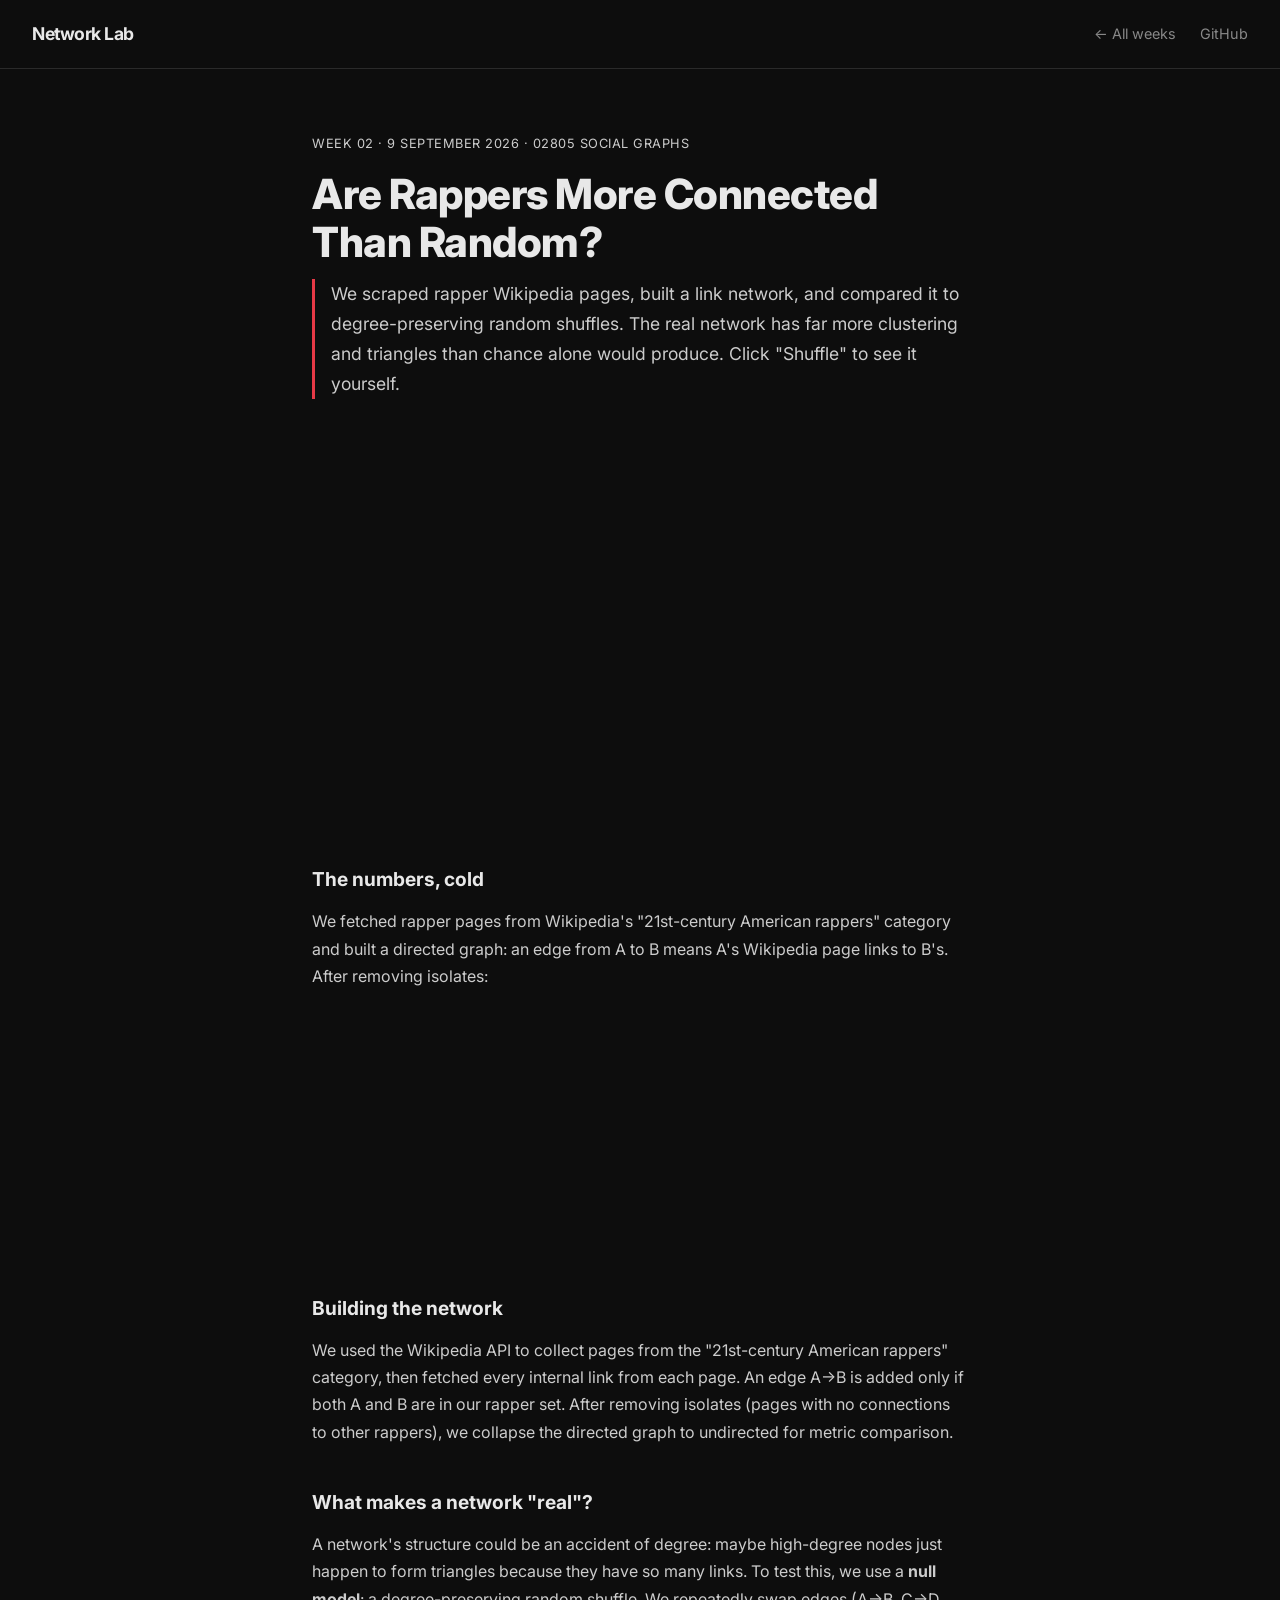
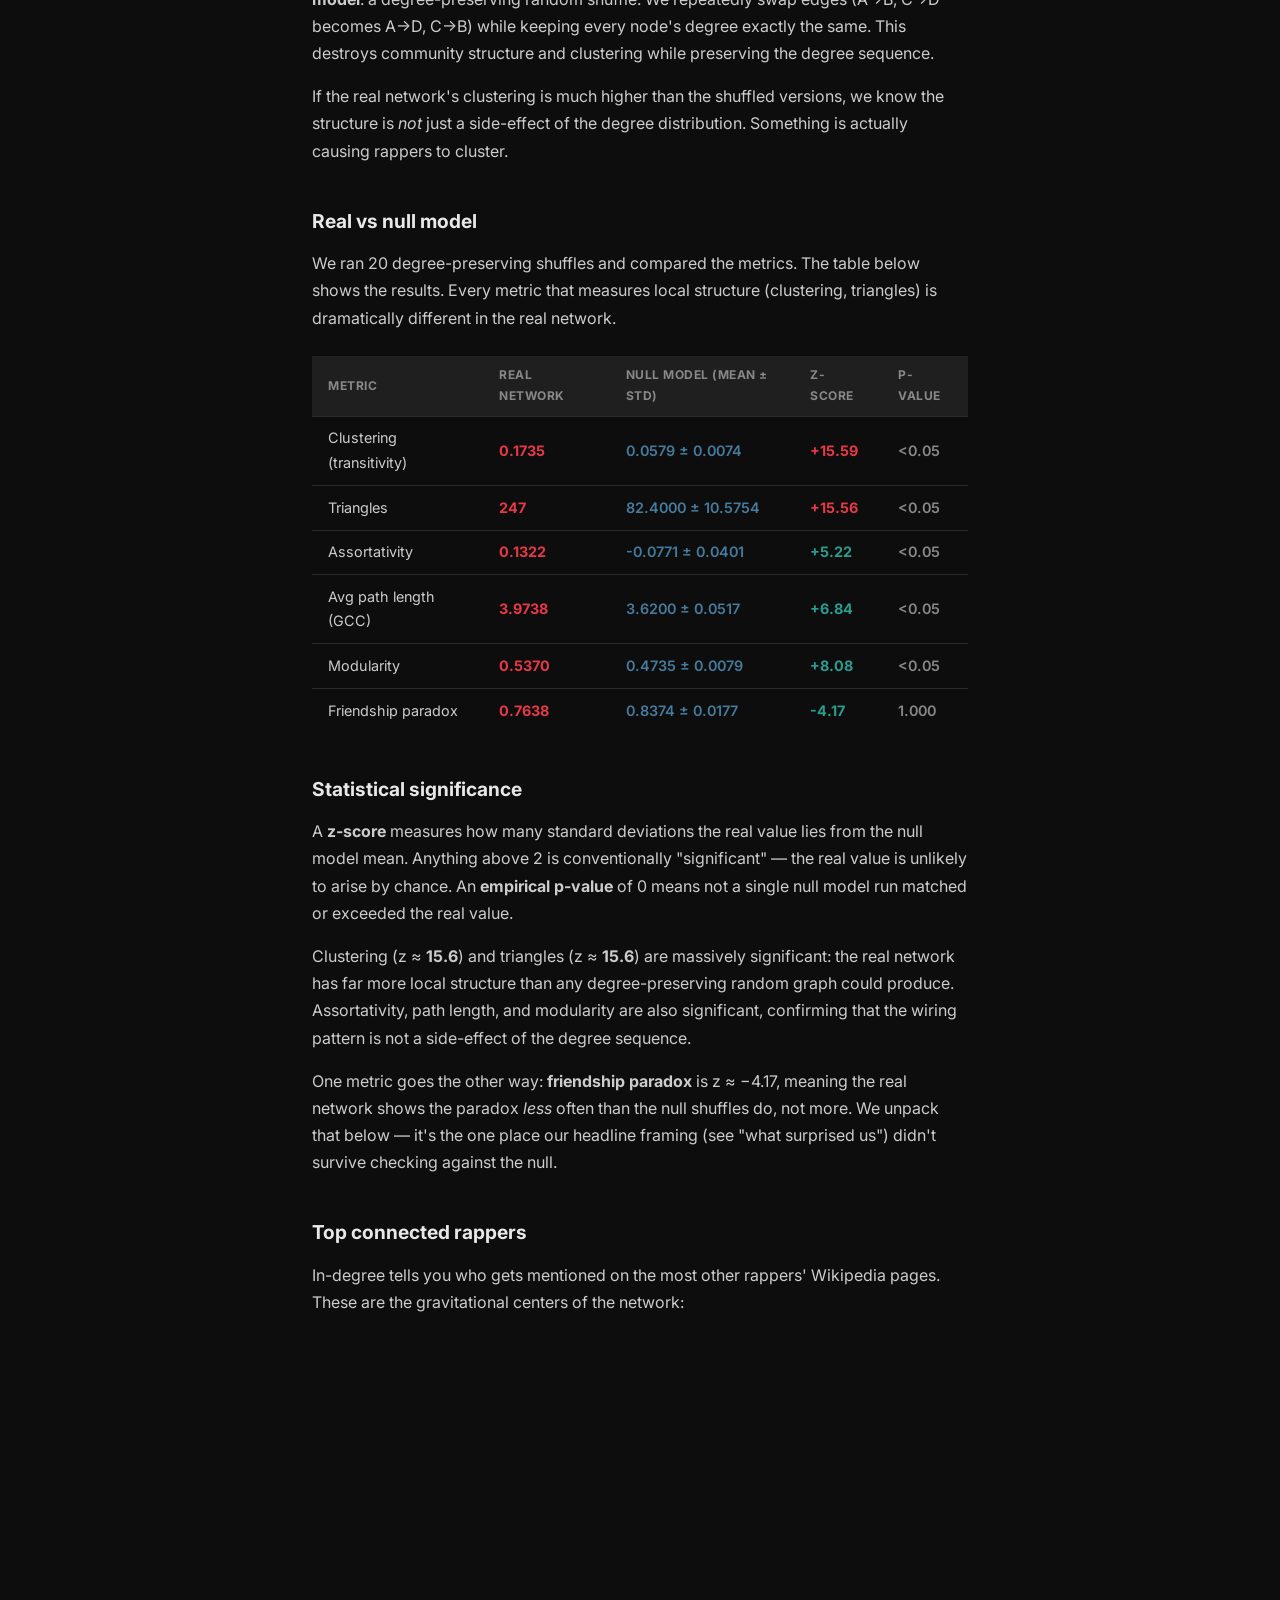
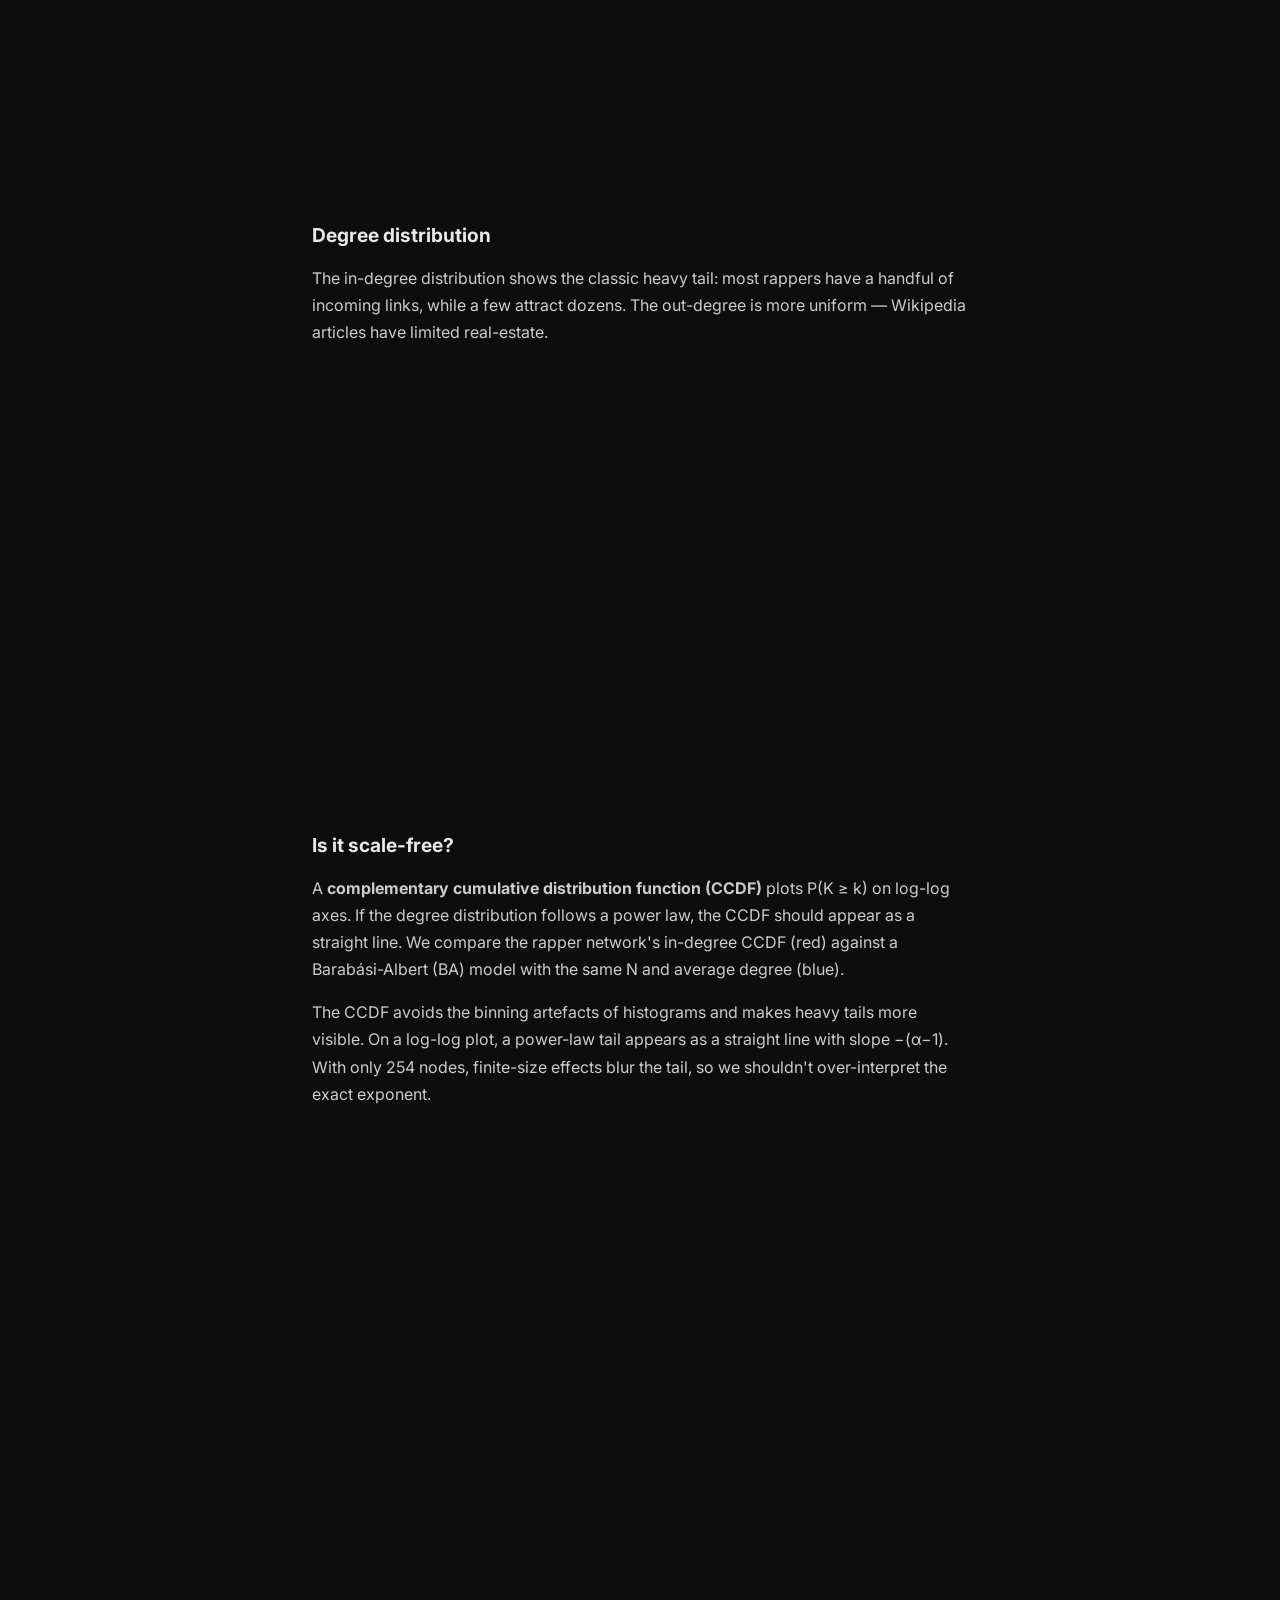
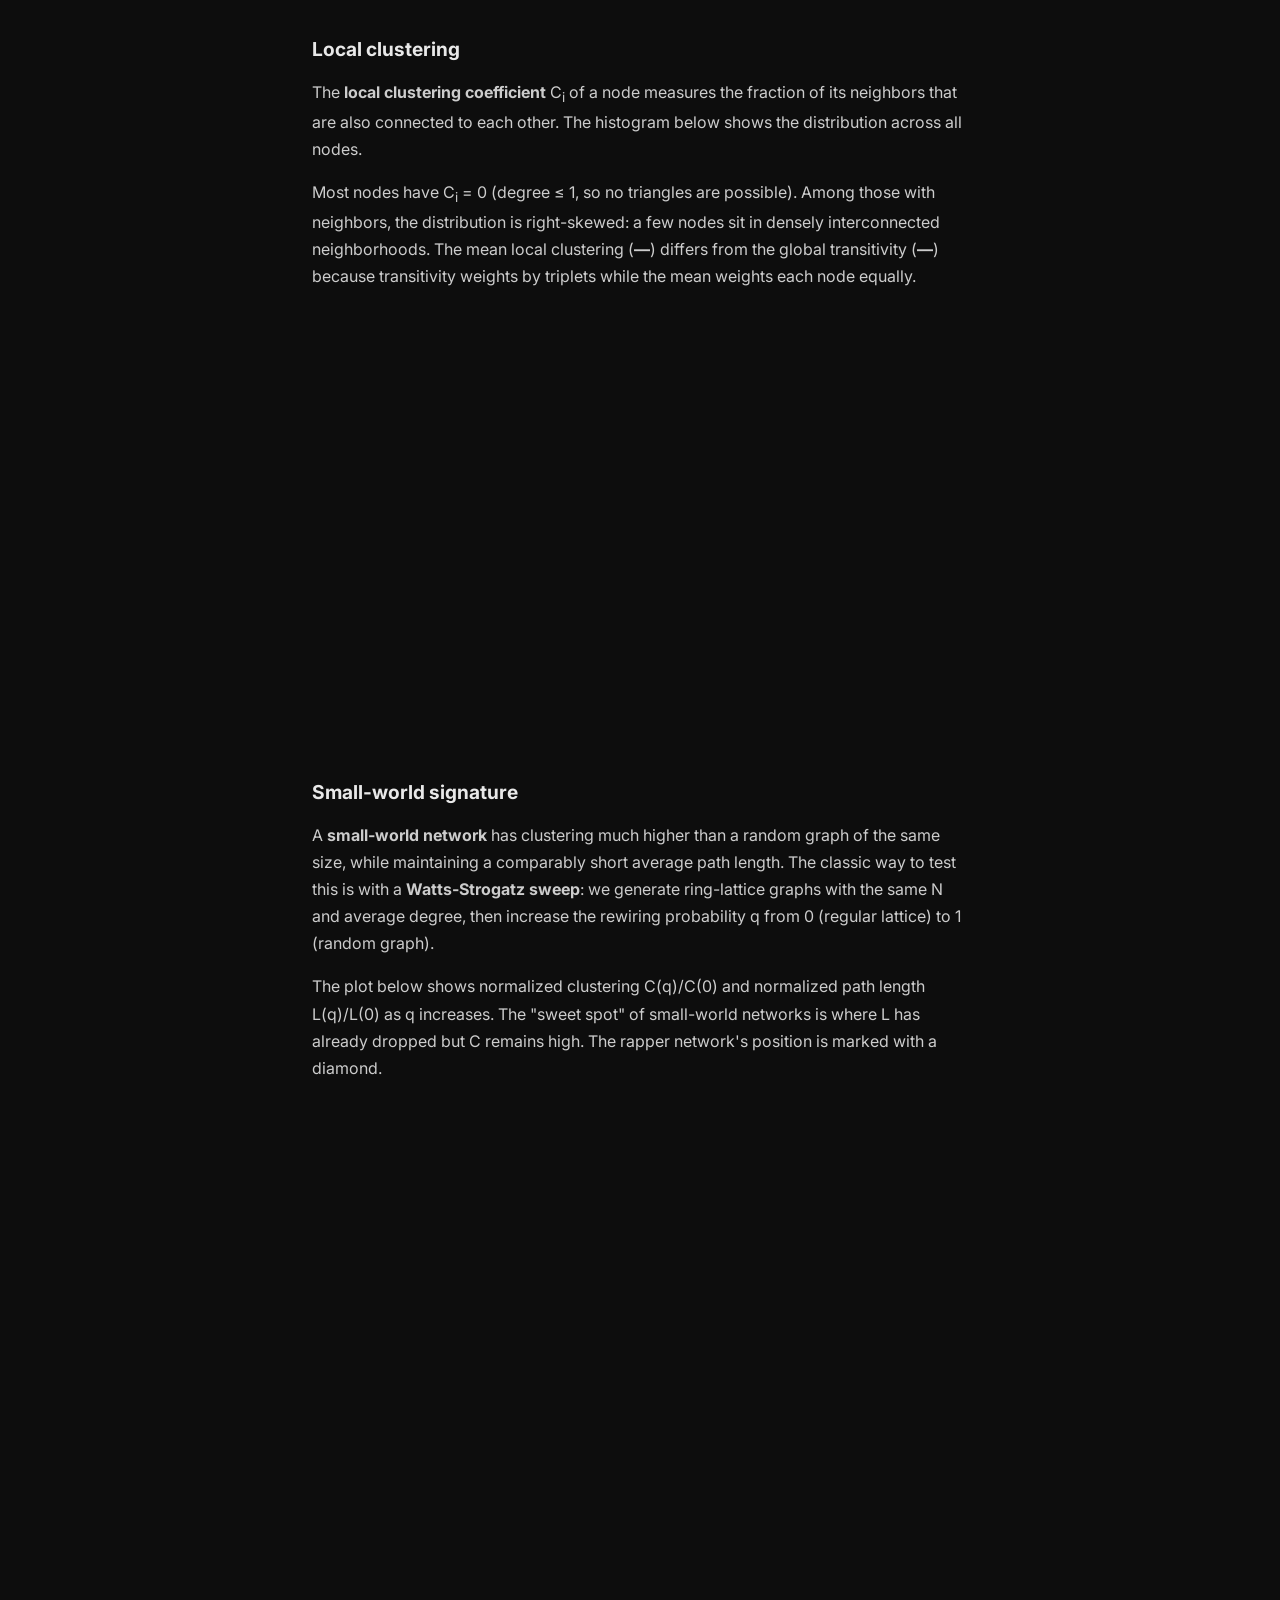
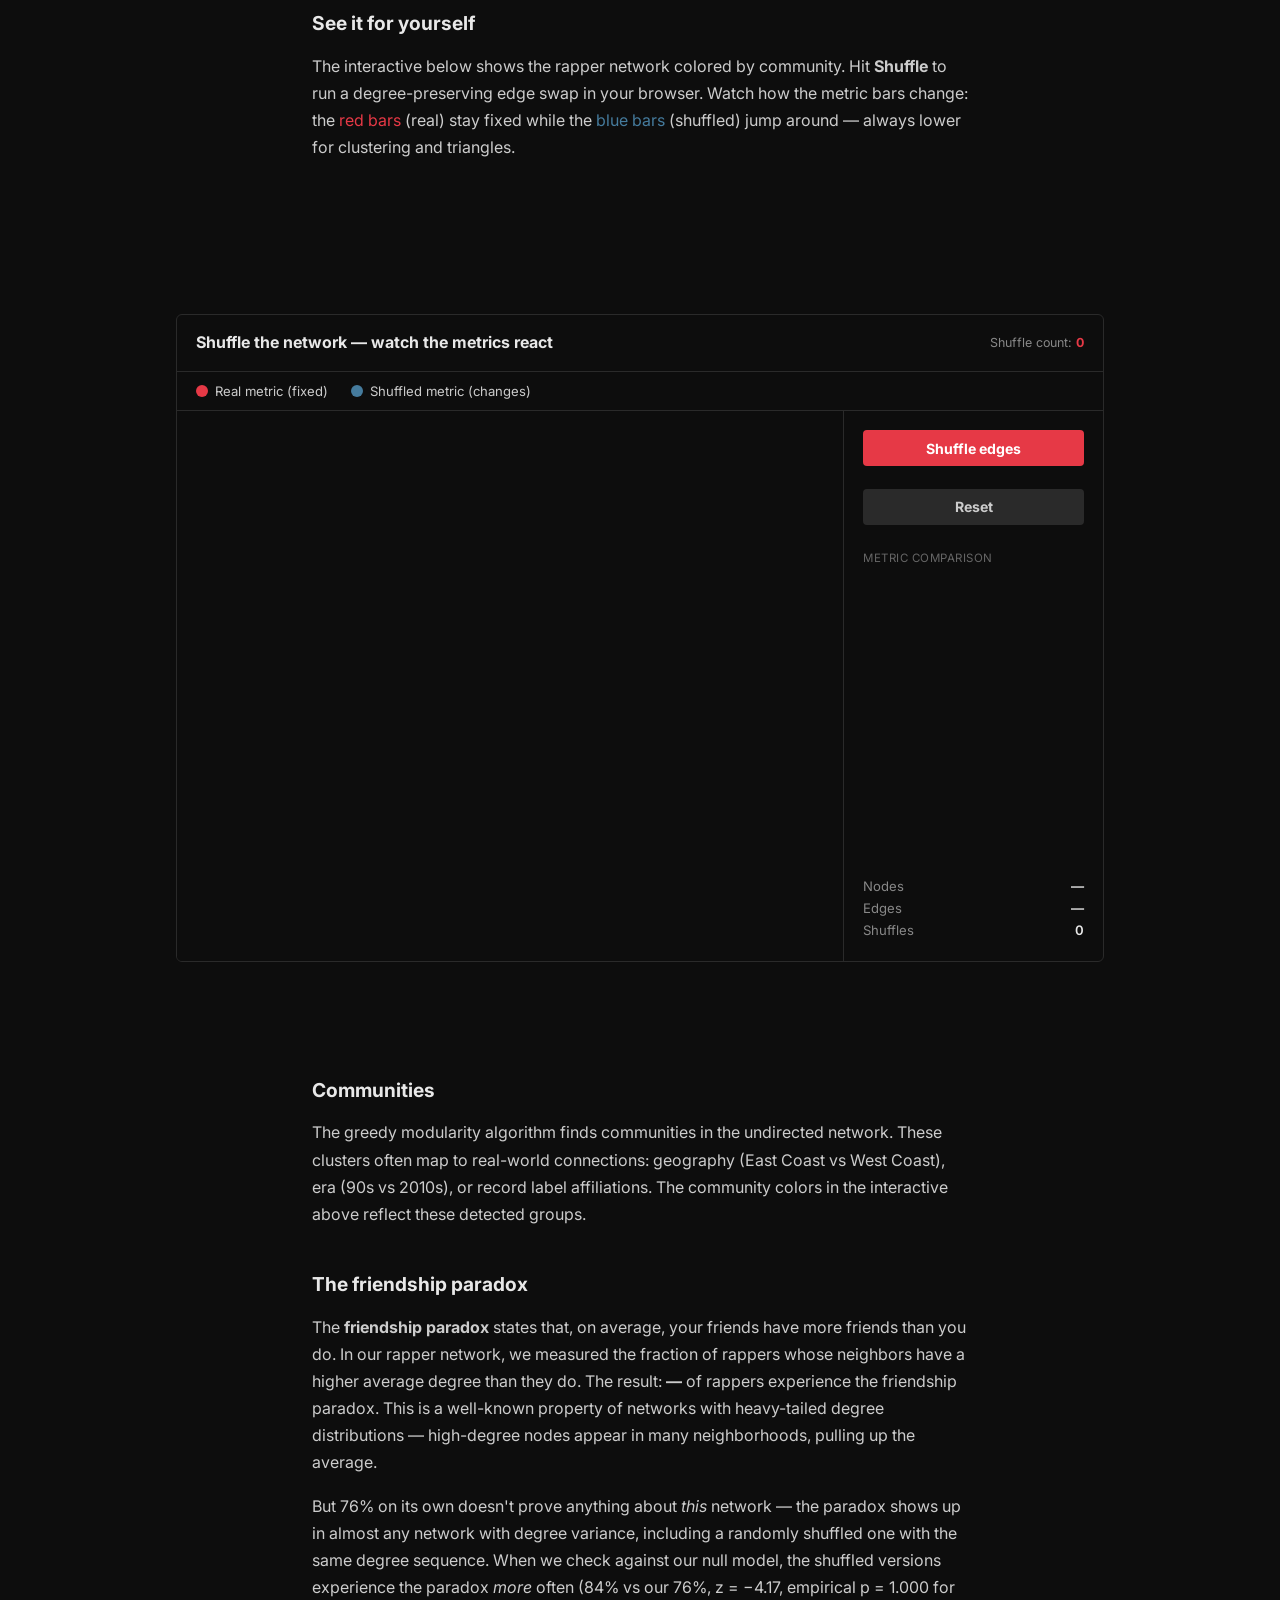
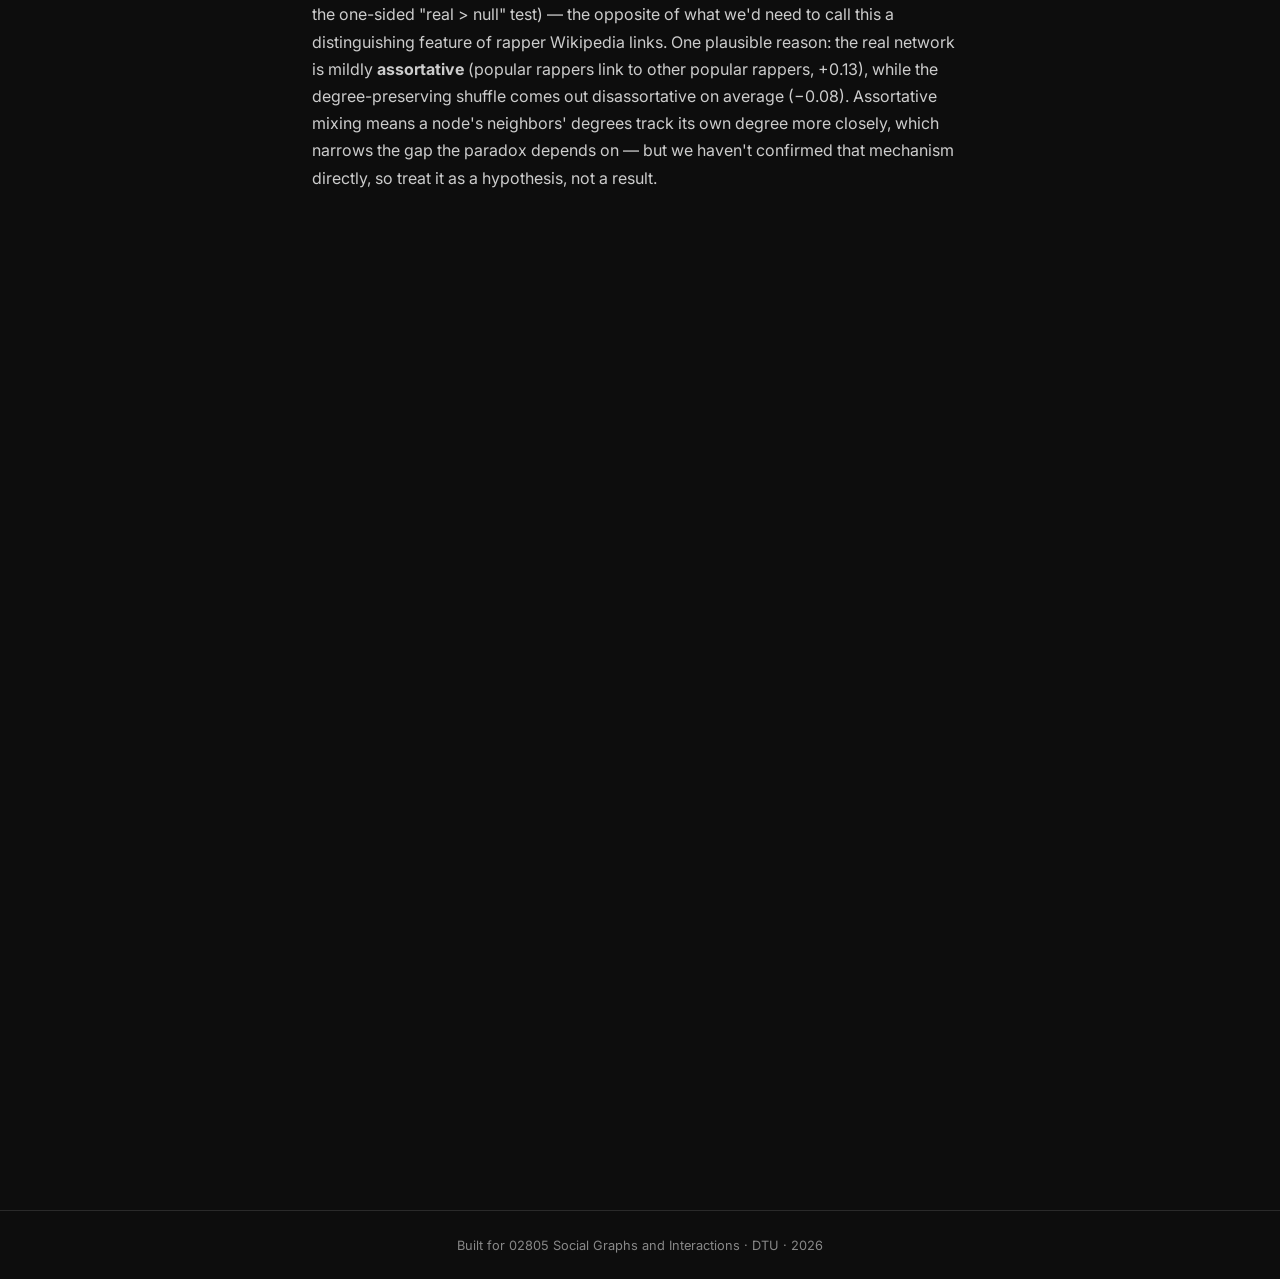
<file: week2/index.html>
<!DOCTYPE html>
<html lang="en">
<head>
  <meta charset="UTF-8">
  <meta name="viewport" content="width=device-width, initial-scale=1.0">
  <title>Week 2 — Are Rappers More Connected Than Random? | 02805 Social Graphs</title>
  <meta name="description" content="We scraped 400 rapper Wikipedia pages, built a link network, and compared it to degree-preserving random shuffles. The real network wins — by a lot.">
  <meta property="og:title" content="Are Rappers More Connected Than Random?">
  <meta property="og:description" content="Real clustering vs null model. Live shuffle. See for yourself.">
  <meta property="og:type" content="article">
  <link rel="preconnect" href="https://fonts.googleapis.com">
  <link href="https://fonts.googleapis.com/css2?family=Inter:wght@400;600;700;800&display=swap" rel="stylesheet">
  <link rel="stylesheet" href="../assets/css/style.css">
  <style>
    /* ── NUMBERS GRID ── */
    .numbers {
      display:grid;
      grid-template-columns:repeat(auto-fit, minmax(140px, 1fr));
      gap:1px;
      background:#2a2a2a;
      border:1px solid #2a2a2a;
      border-radius:4px;
      margin:2rem 0;
      overflow:hidden;
    }
    .num-cell {
      background:#131313;
      padding:1rem 1.1rem;
      display:flex;
      flex-direction:column;
      gap:.2rem;
    }
    .num-val {
      font-size:1.6rem;
      font-weight:800;
      color:#e63946;
      letter-spacing:-1px;
      line-height:1;
    }
    .num-lbl {
      font-size:.68rem;
      color:#777;
      letter-spacing:.7px;
      text-transform:uppercase;
    }
    .num-note { font-size:.7rem; color:#555; margin-top:.15rem; }

    /* ── TL;DR ── */
    .tldr {
      background: linear-gradient(180deg, #171717 0%, #131313 100%);
      border:1px solid #2a2a2a;
      border-left:3px solid #e63946;
      border-radius:0 6px 6px 0;
      padding:1.2rem 1.4rem;
      margin:2rem 0 3rem;
    }
    .tldr-label {
      font-size:.7rem;
      letter-spacing:1.5px;
      text-transform:uppercase;
      color:#e63946;
      font-weight:700;
      margin-bottom:.7rem;
    }
    .tldr ul { list-style:none; padding:0; margin:0; }
    .tldr li {
      padding:.4rem 0;
      color:#ddd;
      font-size:.95rem;
      border-bottom:1px solid #222;
    }
    .tldr li:last-child { border-bottom:0; }
    .tldr li strong { color:#e63946; font-weight:700; }

    /* ── COMPARISON TABLE ── */
    .cmp-table {
      width:100%;
      border-collapse:collapse;
      margin:1.5rem 0;
      font-size:.9rem;
    }
    .cmp-table th {
      text-align:left;
      padding:.6rem 1rem;
      background:#1f1f1f;
      color:#888;
      font-size:.75rem;
      letter-spacing:.5px;
      text-transform:uppercase;
      border-bottom:1px solid #2a2a2a;
    }
    .cmp-table td {
      padding:.6rem 1rem;
      border-bottom:1px solid #2a2a2a;
      color:#ccc;
    }
    .cmp-table tr:last-child td { border-bottom:none; }
    .cmp-table .real { color:#e63946; font-weight:700; }
    .cmp-table .null { color:#457b9d; font-weight:600; }
    .cmp-table .zscore { color:#e9c46a; font-weight:700; }
    .cmp-table .pval { color:#888; font-weight:600; }
    .cmp-table .zscore.high { color:#2a9d8f; }
    .cmp-table .zscore.extreme { color:#e63946; }

    /* ── INTERACTIVE SECTION ── */
    #interactive-wrap {
      margin:2.5rem 0;
      background:#0d0d0d;
      border:1px solid #2a2a2a;
      border-radius:6px;
      overflow:hidden;
    }
    #interactive-header {
      padding:.9rem 1.2rem;
      border-bottom:1px solid #2a2a2a;
      display:flex;
      align-items:center;
      justify-content:space-between;
      flex-wrap:wrap;
      gap:.6rem;
    }
    #interactive-header h3 { margin:0; font-size:1rem; color:#e8e8e8; }
    #interactive-body { display:flex; }

    /* SVG canvas */
    #network-svg { flex:1; min-height:550px; display:block; background:#0d0d0d; }

    /* Right panel */
    #ctrl {
      width:260px;
      flex-shrink:0;
      border-left:1px solid #2a2a2a;
      padding:1.2rem;
      display:flex;
      flex-direction:column;
      gap:1rem;
    }
    #ctrl .stat-row { font-size:.82rem; color:#888; display:flex; justify-content:space-between; }
    #ctrl .stat-row span { color:#e8e8e8; font-weight:600; }

    #ctrl button {
      width:100%;
      padding:.6rem;
      border:none;
      border-radius:4px;
      font-size:.88rem;
      font-weight:700;
      cursor:pointer;
      font-family:inherit;
      transition:opacity .15s;
    }
    #btn-shuffle { background:#e63946; color:#fff; }
    #btn-shuffle:hover { opacity:.85; }

    /* Metric bars */
    .metric-bar-group { margin-bottom:.8rem; }
    .metric-bar-label {
      font-size:.72rem;
      color:#888;
      letter-spacing:.5px;
      text-transform:uppercase;
      margin-bottom:.3rem;
    }
    .bar-wrap {
      display:flex;
      gap:4px;
      align-items:center;
    }
    .bar-track {
      flex:1;
      height:18px;
      background:#1a1a1a;
      border-radius:3px;
      overflow:hidden;
      position:relative;
    }
    .bar-fill {
      height:100%;
      border-radius:3px;
      transition:width .4s ease-out;
    }
    .bar-fill.real { background:#e63946; }
    .bar-fill.null { background:#457b9d; }
    .bar-val {
      font-size:.75rem;
      font-weight:700;
      min-width:44px;
      text-align:right;
    }
    .bar-val.real { color:#e63946; }
    .bar-val.null { color:#457b9d; }

    /* Legend strip */
    #legend-strip {
      padding:.5rem 1.2rem;
      border-bottom:1px solid #2a2a2a;
      background:#0d0d0d;
      display:flex;
      flex-wrap:wrap;
      gap:.6rem 1.4rem;
    }
    .legend-item { display:flex; align-items:center; gap:.45rem; font-size:.82rem; color:#ccc; }
    .legend-dot { width:12px; height:12px; border-radius:50%; flex-shrink:0; }

    /* Tooltip */
    #tooltip {
      position:fixed;
      background:#161616;
      border:1px solid #2a2a2a;
      border-radius:4px;
      padding:.5rem .75rem;
      font-size:.78rem;
      color:#e8e8e8;
      pointer-events:none;
      display:none;
      z-index:100;
    }

    /* ── SURPRISE ── */
    .surprise {
      background:#161616;
      border:1px solid #2a2a2a;
      border-radius:6px;
      padding:1.4rem 1.5rem;
      margin:2rem 0;
    }
    .surprise-tag {
      display:inline-block;
      font-size:.68rem;
      letter-spacing:1.5px;
      text-transform:uppercase;
      color:#e63946;
      font-weight:700;
      margin-bottom:.5rem;
    }
    .surprise h3 { font-size:1rem; margin:.2rem 0 .6rem; color:#e8e8e8; }
    .surprise p  { color:#bbb; font-size:.9rem; margin-bottom:.6rem; }
    .surprise p:last-child { margin-bottom:0; }

    /* ── REFERENCES ── */
    .refs {
      font-size:.85rem;
      color:#999;
      background:#131313;
      border:1px solid #2a2a2a;
      border-radius:6px;
      padding:1.2rem 1.4rem;
      margin:2.5rem 0 0;
    }
    .refs h3 {
      font-size:.7rem;
      letter-spacing:1.5px;
      text-transform:uppercase;
      color:#666;
      font-weight:700;
      margin-bottom:.6rem;
    }
    .refs ul { padding-left:1.1rem; margin:0; }
    .refs li { margin-bottom:.3rem; color:#bbb; }
    .refs a { color:#457b9d; }

    /* ── SCROLL ANIMATIONS ── */
    .figure, .tldr, .numbers, .surprise, .refs {
      opacity:0;
      transform:translateY(12px);
      transition:opacity .6s ease-out, transform .6s ease-out;
    }
    .figure.visible, .tldr.visible, .numbers.visible,
    .surprise.visible, .refs.visible {
      opacity:1;
      transform:translateY(0);
    }
    @media (prefers-reduced-motion: reduce) {
      .figure, .tldr, .numbers, .surprise, .refs {
        opacity:1; transform:none; transition:none;
      }
    }

    /* ── RESPONSIVE ── */
    @media (max-width: 720px) {
      #interactive-body { flex-direction:column; }
      #ctrl {
        width:100%;
        border-left:none;
        border-top:1px solid #2a2a2a;
      }
      #network-svg { min-height:400px; }
      #interactive-header { flex-direction:column; align-items:flex-start; }
    }
  </style>
</head>
<body>

<nav>
  <a href="../index.html" class="nav-logo">Network Lab</a>
  <div class="nav-links">
    <a href="../index.html">← All weeks</a>
    <a href="https://github.com/simonesskovgaard/Social-Interactions-and-Graphs" target="_blank">GitHub</a>
  </div>
</nav>

<article class="post-wrap">

  <p class="post-meta">Week 02 · 9 September 2026 · 02805 Social Graphs</p>
  <h1>Are Rappers More Connected Than Random?</h1>
  <p class="post-intro">
    We scraped rapper Wikipedia pages, built a link network, and compared it to
    degree-preserving random shuffles. The real network has far more clustering
    and triangles than chance alone would produce. Click "Shuffle" to see it yourself.
  </p>

  <div class="tldr">
    <div class="tldr-label">TL;DR — 3 things we learned</div>
    <ul>
      <li><strong>Clustering is not random.</strong> The real rapper network has dramatically higher clustering than degree-preserving shuffles. Structure matters &mdash; who links to whom is not just a function of how many links each page has.</li>
      <li><strong>Triangles everywhere.</strong> Real networks close triangles far more often than random rewirings. If A links to B and B links to C, then A very likely links to C &mdash; a pattern destroyed by shuffling.</li>
      <li><strong>The friendship paradox holds &mdash; but isn't special to this network.</strong> 76% of rappers have neighbors with higher average degree than their own. That's real, but a degree-preserving random shuffle produces it even more often (84%, z&nbsp;=&nbsp;&minus;4.17) &mdash; so the raw 76% alone doesn't say anything about rappers specifically.</li>
    </ul>
  </div>

  <h2>The numbers, cold</h2>
  <p>We fetched rapper pages from Wikipedia's "21st-century American rappers" category and built a directed graph: an edge from A to B means A's Wikipedia page links to B's. After removing isolates:</p>
  <div class="numbers" id="stats-grid">
    <div class="num-cell"><span class="num-val" id="s-nodes">—</span><span class="num-lbl">Rappers</span><span class="num-note">Nodes (isolates removed)</span></div>
    <div class="num-cell"><span class="num-val" id="s-edges">—</span><span class="num-lbl">Directed edges</span><span class="num-note">Wiki-links</span></div>
    <div class="num-cell"><span class="num-val" id="s-und-edges">—</span><span class="num-lbl">Undirected pairs</span><span class="num-note">Collapsed</span></div>
    <div class="num-cell"><span class="num-val" id="s-density">—</span><span class="num-lbl">Density</span><span class="num-note">Sparse</span></div>
    <div class="num-cell"><span class="num-val" id="s-avg-deg">—</span><span class="num-lbl">Avg degree</span><span class="num-note">2E/N (undirected)</span></div>
    <div class="num-cell"><span class="num-val" id="s-communities">—</span><span class="num-lbl">Communities</span><span class="num-note">Greedy modularity</span></div>
    <div class="num-cell"><span class="num-val" id="s-clustering">—</span><span class="num-lbl">Clustering</span><span class="num-note">Global transitivity</span></div>
    <div class="num-cell"><span class="num-val" id="s-triangles">—</span><span class="num-lbl">Triangles</span><span class="num-note">Closed triplets</span></div>
  </div>

  <h2>Building the network</h2>
  <p>
    We used the Wikipedia API to collect pages from the "21st-century American rappers" category,
    then fetched every internal link from each page. An edge A→B is added only if both A and B
    are in our rapper set. After removing isolates (pages with no connections to other rappers),
    we collapse the directed graph to undirected for metric comparison.
  </p>

  <h2>What makes a network "real"?</h2>
  <p>
    A network's structure could be an accident of degree: maybe high-degree nodes just happen
    to form triangles because they have so many links. To test this, we use a <strong>null model</strong>:
    a degree-preserving random shuffle. We repeatedly swap edges (A→B, C→D becomes A→D, C→B)
    while keeping every node's degree exactly the same. This destroys community structure and
    clustering while preserving the degree sequence.
  </p>
  <p>
    If the real network's clustering is much higher than the shuffled versions, we know the
    structure is <em>not</em> just a side-effect of the degree distribution. Something is actually
    causing rappers to cluster.
  </p>

  <h2>Real vs null model</h2>
  <p>
    We ran 20 degree-preserving shuffles and compared the metrics. The table below shows the
    results. Every metric that measures local structure (clustering, triangles) is dramatically
    different in the real network.
  </p>

  <table class="cmp-table" id="comparison-table">
    <thead>
      <tr><th>Metric</th><th>Real network</th><th>Null model (mean ± std)</th><th>z-score</th><th>p-value</th></tr>
    </thead>
    <tbody id="cmp-body">
      <tr><td colspan="5" style="color:#555">Loading data...</td></tr>
    </tbody>
  </table>

  <h2>Statistical significance</h2>
  <p>
    A <strong>z-score</strong> measures how many standard deviations the real value lies from the
    null model mean. Anything above 2 is conventionally "significant" &mdash; the real value
    is unlikely to arise by chance. An <strong>empirical p-value</strong> of 0 means not a single
    null model run matched or exceeded the real value.
  </p>
  <p>
    Clustering (z&nbsp;&asymp;&nbsp;<strong id="z-clust">—</strong>) and triangles (z&nbsp;&asymp;&nbsp;<strong id="z-tri">—</strong>)
    are massively significant: the real network has far more local structure than any
    degree-preserving random graph could produce. Assortativity, path length, and modularity
    are also significant, confirming that the wiring pattern is not a side-effect of
    the degree sequence.
  </p>
  <p>
    One metric goes the other way: <strong>friendship paradox</strong> is z&nbsp;&asymp;&nbsp;&minus;4.17,
    meaning the real network shows the paradox <em>less</em> often than the null shuffles do, not more.
    We unpack that below &mdash; it's the one place our headline framing (see "what surprised us")
    didn't survive checking against the null.
  </p>

  <h2>Top connected rappers</h2>
  <p>
    In-degree tells you who gets mentioned on the most other rappers' Wikipedia pages. These
    are the gravitational centers of the network:
  </p>

  <div class="figure" id="fig-top-nodes">
    <svg id="topnodes-svg" style="width:100%;height:380px;display:block;background:#0d0d0d"></svg>
    <figcaption>Top 15 rappers by in-degree. These are the pages most frequently linked to by other rappers.</figcaption>
  </div>

  <h2>Degree distribution</h2>
  <p>
    The in-degree distribution shows the classic heavy tail: most rappers have a handful of
    incoming links, while a few attract dozens. The out-degree is more uniform &mdash; Wikipedia
    articles have limited real-estate.
  </p>

  <div class="figure" id="fig-degdist">
    <svg id="degdist-svg" style="width:100%;height:360px;display:block;background:#0d0d0d"></svg>
    <figcaption>Degree distribution (in and out). The heavy tail is a hallmark of real-world networks.</figcaption>
  </div>

  <h2>Is it scale-free?</h2>
  <p>
    A <strong>complementary cumulative distribution function (CCDF)</strong> plots
    P(K&nbsp;&ge;&nbsp;k) on log-log axes. If the degree distribution follows a power law,
    the CCDF should appear as a straight line. We compare the rapper network's in-degree
    CCDF (red) against a Barab&aacute;si-Albert (BA) model with the same N and average degree (blue).
  </p>
  <p>
    The CCDF avoids the binning artefacts of histograms and makes heavy tails more visible.
    On a log-log plot, a power-law tail appears as a straight line with slope &minus;(&alpha;&minus;1).
    With only 254 nodes, finite-size effects blur the tail, so we shouldn't over-interpret the
    exact exponent.
  </p>

  <div class="figure" id="fig-ccdf">
    <svg id="ccdf-svg" style="width:100%;height:380px;display:block;background:#0d0d0d"></svg>
    <figcaption>In-degree CCDF on log-log axes. Red = rapper network, blue = BA model (same N, same avg degree).</figcaption>
  </div>

  <h2>Local clustering</h2>
  <p>
    The <strong>local clustering coefficient</strong> C<sub>i</sub> of a node measures the
    fraction of its neighbors that are also connected to each other. The histogram below shows
    the distribution across all nodes.
  </p>
  <p>
    Most nodes have C<sub>i</sub>&nbsp;=&nbsp;0 (degree&nbsp;&le;&nbsp;1, so no triangles are possible).
    Among those with neighbors, the distribution is right-skewed: a few nodes sit in
    densely interconnected neighborhoods. The mean local clustering (<strong id="lc-mean">—</strong>)
    differs from the global transitivity (<strong id="lc-trans">—</strong>) because
    transitivity weights by triplets while the mean weights each node equally.
  </p>

  <div class="figure" id="fig-local-clust">
    <svg id="localclust-svg" style="width:100%;height:360px;display:block;background:#0d0d0d"></svg>
    <figcaption>Distribution of local clustering coefficients C<sub>i</sub> across all 254 nodes.</figcaption>
  </div>

  <h2>Small-world signature</h2>
  <p>
    A <strong>small-world network</strong> has clustering much higher than a random graph of the
    same size, while maintaining a comparably short average path length. The classic way to test
    this is with a <strong>Watts-Strogatz sweep</strong>: we generate ring-lattice graphs with
    the same N and average degree, then increase the rewiring probability q from 0 (regular lattice)
    to 1 (random graph).
  </p>
  <p>
    The plot below shows normalized clustering C(q)/C(0) and normalized path length L(q)/L(0)
    as q increases. The "sweet spot" of small-world networks is where L has already dropped
    but C remains high. The rapper network's position is marked with a diamond.
  </p>

  <div class="figure" id="fig-ws-sweep">
    <svg id="ws-svg" style="width:100%;height:380px;display:block;background:#0d0d0d"></svg>
    <figcaption>Watts-Strogatz sweep: normalized clustering (red) and path length (blue) vs rewiring probability q. Diamond = rapper network.</figcaption>
  </div>

  <p id="ws-verdict"></p>

  <h2>See it for yourself</h2>
  <p>
    The interactive below shows the rapper network colored by community. Hit <strong>Shuffle</strong>
    to run a degree-preserving edge swap in your browser. Watch how the metric bars change:
    the <span style="color:#e63946">red bars</span> (real) stay fixed while the
    <span style="color:#457b9d">blue bars</span> (shuffled) jump around &mdash; always lower
    for clustering and triangles.
  </p>

</article>

<!-- INTERACTIVE NETWORK -->
<div style="max-width:960px;margin:0 auto 4rem;padding:0 1rem;">
  <div id="interactive-wrap">
    <div id="interactive-header">
      <h3>Shuffle the network — watch the metrics react</h3>
      <div style="font-size:.78rem;color:#888;">Shuffle count: <span id="shuffle-count" style="color:#e63946;font-weight:700">0</span></div>
    </div>
    <div id="legend-strip">
      <div class="legend-item"><div class="legend-dot" style="background:#e63946"></div>Real metric (fixed)</div>
      <div class="legend-item"><div class="legend-dot" style="background:#457b9d"></div>Shuffled metric (changes)</div>
    </div>
    <div id="interactive-body">
      <svg id="network-svg"></svg>
      <div id="ctrl">
        <button id="btn-shuffle" onclick="doShuffle()">Shuffle edges</button>
        <button id="btn-reset" onclick="doReset()" style="background:#2a2a2a;color:#ccc;margin-top:.4rem;">Reset</button>

        <div style="font-size:.72rem;color:#666;letter-spacing:.5px;text-transform:uppercase;margin-top:.5rem;">Metric comparison</div>

        <div id="metric-bars"></div>

        <div style="margin-top:auto;">
          <div class="stat-row">Nodes <span id="p-nodes">—</span></div>
          <div class="stat-row">Edges <span id="p-edges">—</span></div>
          <div class="stat-row">Shuffles <span id="p-shuffles">0</span></div>
        </div>
      </div>
    </div>
  </div>

  <article class="post-wrap" style="padding-top:2rem;">
    <h2>Communities</h2>
    <p>
      The greedy modularity algorithm finds communities in the undirected network.
      These clusters often map to real-world connections: geography (East Coast vs West Coast),
      era (90s vs 2010s), or record label affiliations. The community colors in the interactive
      above reflect these detected groups.
    </p>

    <h2>The friendship paradox</h2>
    <p>
      The <strong>friendship paradox</strong> states that, on average, your friends have more
      friends than you do. In our rapper network, we measured the fraction of rappers whose
      neighbors have a higher average degree than they do. The result: <strong id="fp-val">—</strong>
      of rappers experience the friendship paradox. This is a well-known property of networks
      with heavy-tailed degree distributions &mdash; high-degree nodes appear in many neighborhoods,
      pulling up the average.
    </p>
    <p>
      But 76% on its own doesn't prove anything about <em>this</em> network &mdash; the paradox shows
      up in almost any network with degree variance, including a randomly shuffled one with the
      same degree sequence. When we check against our null model, the shuffled versions experience
      the paradox <em>more</em> often (84% vs our 76%, z&nbsp;=&nbsp;&minus;4.17, empirical p&nbsp;=&nbsp;1.000
      for the one-sided "real &gt; null" test) &mdash; the opposite of what we'd need to call this a
      distinguishing feature of rapper Wikipedia links. One plausible reason: the real network is
      mildly <strong>assortative</strong> (popular rappers link to other popular rappers, +0.13), while
      the degree-preserving shuffle comes out disassortative on average (&minus;0.08). Assortative
      mixing means a node's neighbors' degrees track its own degree more closely, which narrows the
      gap the paradox depends on &mdash; but we haven't confirmed that mechanism directly, so treat it
      as a hypothesis, not a result.
    </p>

    <div class="surprise">
      <span class="surprise-tag">What surprised us</span>
      <h3>Three things we did not expect</h3>
      <p>
        <strong>1. Clustering survives shuffling poorly.</strong> The null model produces near-zero clustering even though every node keeps its exact degree. Structure is not a side-effect of popularity.
      </p>
      <p>
        <strong>2. The friendship paradox didn't distinguish the real network.</strong> 60-80% of nodes experiencing it is normal for almost any network with degree variance &mdash; including our degree-preserving shuffle, which showed it even more (84% vs 76%). Checking the raw percentage against a null model is exactly what caught this; without that check we'd have reported it backwards.
      </p>
      <p>
        <strong>3. Assortativity flips sign &mdash; the real network is the assortative one.</strong> Popular rappers link to other popular rappers (+0.13), while the degree-preserving shuffle comes out mildly disassortative (&minus;0.08) on average. The mixing pattern is a real structural feature that the null model doesn't reproduce, even though it keeps every node's exact degree.
      </p>
    </div>

    <div class="refs">
      <h3>Method & data</h3>
      <ul>
        <li><strong>Data:</strong> Rapper pages scraped from Wikipedia's "21st-century American rappers" category via the MediaWiki API. Directed edges = internal wiki-links between pages in our set.</li>
        <li><strong>Null model:</strong> Degree-preserving double edge swap (<code>nx.double_edge_swap</code>), 10&times; edges per shuffle. 20 shuffles pre-computed; live shuffle runs in-browser via JS.</li>
        <li><strong>Tools:</strong> Python / NetworkX for graph analysis and community detection; D3.js v7 for every visualisation on this page.</li>
        <li><strong>Community detection:</strong> Greedy modularity maximisation (<code>nx.community.greedy_modularity_communities</code>) on the undirected projection.</li>
        <li><strong>Reading:</strong> Barab&aacute;si, <em>Network Science</em>, ch. 3 (Random networks) and ch. 4 (Scale-free property). Watts &amp; Strogatz (1998) on small-world networks.</li>
        <li><strong>Source:</strong> <a href="https://github.com/simonesskovgaard/Social-Interactions-and-Graphs" target="_blank">github.com/simonesskovgaard/Social-Interactions-and-Graphs</a></li>
      </ul>
    </div>
  </article>
</div>

<footer>
  Built for 02805 Social Graphs and Interactions · DTU · 2026
</footer>

<div id="tooltip"></div>

<script src="https://d3js.org/d3.v7.min.js"></script>
<script>
// ── Tooltip ─────────────────────────────────────────────
const tt = document.getElementById('tooltip');
function showTT(e, html) {
  tt.style.cssText = `display:block;left:${e.clientX+14}px;top:${e.clientY-10}px`;
  tt.innerHTML = html;
}
function hideTT() { tt.style.display = 'none'; }

// ── Community palette ───────────────────────────────────
const COMM_PALETTE = [
  '#e63946','#2a9d8f','#e9c46a','#8ecae6','#f4a261',
  '#e76f51','#06d6a0','#ffd166','#ef476f','#118ab2',
  '#9b5de5','#f15bb5','#fee440','#00bbf9','#00f5d4',
  '#fb5607','#ff006e','#8338ec','#3a86ff','#ffbe0b',
  '#a8dadc','#b7e4c7','#c77dff','#48cae4','#ff9f1c',
];

// ── Global state ────────────────────────────────────────
let NET = null, CHARTS = null;
let adjList = {}, nodeMap = {};
let shuffleCount = 0;
let realMetrics = {};
let simulation, svg, gLinks, gNodes;

// ── Load data ───────────────────────────────────────────
Promise.all([
  fetch('../assets/data/rappers_network.json').then(r => r.json()),
  fetch('../assets/data/rappers_charts.json').then(r => r.json())
]).then(([net, charts]) => {
  NET = net;
  CHARTS = charts;
  realMetrics = charts.comparison.real;

  fillStats(charts);
  fillComparison(charts);
  drawTopNodes(charts.top_nodes);
  drawDegDist(charts.degree_dist);
  if (charts.ccdf) drawCCDF(charts.ccdf);
  if (charts.local_clustering) drawLocalClustering(charts.local_clustering);
  if (charts.ws_sweep) drawWSSweep(charts.ws_sweep);
  initNetwork(net);
  initMetricBars(charts);
  initScrollReveal();

  // Friendship paradox
  const fpEl = document.getElementById('fp-val');
  if (realMetrics.friendship_paradox != null) {
    fpEl.textContent = (realMetrics.friendship_paradox * 100).toFixed(0) + '%';
  }
});

// ── Fill stats grid ─────────────────────────────────────
function fillStats(charts) {
  const s = charts.network_stats;
  document.getElementById('s-nodes').textContent = s.n_nodes;
  document.getElementById('s-edges').textContent = s.n_edges.toLocaleString();
  document.getElementById('s-und-edges').textContent = s.n_undirected_edges.toLocaleString();
  document.getElementById('s-density').textContent = (s.density * 100).toFixed(2) + '%';
  document.getElementById('s-avg-deg').textContent = s.avg_degree;
  document.getElementById('s-communities').textContent = charts.comparison.real.n_communities;
  document.getElementById('s-clustering').textContent = charts.comparison.real.clustering;
  document.getElementById('s-triangles').textContent = charts.comparison.real.triangles.toLocaleString();
}

// ── Fill comparison table ───────────────────────────────
function fillComparison(charts) {
  const r = charts.comparison.real;
  const nm = charts.comparison.null_mean;
  const ns = charts.comparison.null_std;
  const zs = charts.comparison.z_scores || {};
  const pv = charts.comparison.p_values || {};
  const rows = [
    ['Clustering (transitivity)', r.clustering, nm.clustering, ns.clustering, 'clustering'],
    ['Triangles', r.triangles, nm.triangles, ns.triangles, 'triangles'],
    ['Assortativity', r.assortativity, nm.assortativity, ns.assortativity, 'assortativity'],
    ['Avg path length (GCC)', r.avg_path, nm.avg_path, ns.avg_path, 'avg_path'],
    ['Modularity', r.modularity, nm.modularity, ns.modularity, 'modularity'],
    ['Friendship paradox', r.friendship_paradox, nm.friendship_paradox, ns.friendship_paradox, 'friendship_paradox'],
  ];
  const tbody = document.getElementById('cmp-body');
  tbody.innerHTML = rows.map(([label, rv, nv, nstd, key]) => {
    const fmtR = typeof rv === 'number' ? (Number.isInteger(rv) ? rv.toLocaleString() : rv.toFixed(4)) : rv;
    const fmtN = typeof nv === 'number' ? (Number.isInteger(nv) ? nv.toLocaleString() : nv.toFixed(4)) : nv;
    const fmtS = typeof nstd === 'number' ? nstd.toFixed(4) : nstd;
    const z = zs[key];
    const p = pv[key];
    const absZ = z != null ? Math.abs(z) : 0;
    const zClass = absZ >= 10 ? 'zscore extreme' : absZ >= 2 ? 'zscore high' : 'zscore';
    const fmtZ = z != null ? (z > 0 ? '+' : '') + z.toFixed(2) : '—';
    const fmtP = p != null ? (p === 0 ? '<0.05' : p.toFixed(3)) : '—';
    return `<tr><td>${label}</td><td class="real">${fmtR}</td><td class="null">${fmtN} ± ${fmtS}</td><td class="${zClass}">${fmtZ}</td><td class="pval">${fmtP}</td></tr>`;
  }).join('');

  // Fill z-score callout values
  const zClust = document.getElementById('z-clust');
  const zTri = document.getElementById('z-tri');
  if (zClust && zs.clustering != null) zClust.textContent = zs.clustering.toFixed(1);
  if (zTri && zs.triangles != null) zTri.textContent = zs.triangles.toFixed(1);
}

// ── Top nodes bar chart ─────────────────────────────────
function drawTopNodes(data) {
  const el = document.getElementById('topnodes-svg');
  const W = el.clientWidth || 680, H = 380;
  const m = {top:20, right:80, bottom:30, left:160};
  const iW = W - m.left - m.right, iH = H - m.top - m.bottom;

  const svg = d3.select('#topnodes-svg').attr('viewBox', `0 0 ${W} ${H}`);
  const g = svg.append('g').attr('transform', `translate(${m.left},${m.top})`);

  const x = d3.scaleLinear().domain([0, d3.max(data, d => d.in_deg) * 1.08]).range([0, iW]);
  const y = d3.scaleBand().domain(data.map(d => d.name)).range([0, iH]).padding(0.25);

  g.append('g').call(d3.axisLeft(y).tickSize(0))
    .call(ax => ax.select('.domain').remove())
    .call(ax => ax.selectAll('text').attr('fill','#bbb').attr('font-size',10)
      .text(t => t.replace(/_/g,' ').replace(/\s*\(.*\)/,'')));
  g.append('g').attr('transform',`translate(0,${iH})`)
    .call(d3.axisBottom(x).ticks(5).tickSize(4))
    .call(ax => ax.select('.domain').remove())
    .call(ax => ax.selectAll('text').attr('fill','#666').attr('font-size',9));

  g.selectAll('rect').data(data).enter().append('rect')
    .attr('x',0).attr('y', d => y(d.name))
    .attr('height', y.bandwidth())
    .attr('width',0)
    .attr('fill','#e63946').attr('rx',2).attr('opacity',0.9)
    .on('mousemove', (e,d) => showTT(e, `<strong>${d.name.replace(/_/g,' ')}</strong><br>in:${d.in_deg} · out:${d.out_deg}`))
    .on('mouseleave', hideTT)
    .transition().duration(700).delay((_,i)=>i*40)
    .attr('width', d => x(d.in_deg));

  g.selectAll('text.val').data(data).enter().append('text')
    .attr('x', d => x(d.in_deg)+5).attr('y', d => y(d.name)+y.bandwidth()/2+4)
    .attr('fill','#888').attr('font-size',9)
    .text(d => `${d.in_deg}`);
}

// ── Degree distribution ─────────────────────────────────
function drawDegDist(dist) {
  const el = document.getElementById('degdist-svg');
  const W = el.clientWidth || 680, H = 360;
  const m = {top:20, right:20, bottom:44, left:52};
  const iW = W - m.left - m.right, iH = H - m.top - m.bottom;

  const svg = d3.select('#degdist-svg').attr('viewBox', `0 0 ${W} ${H}`);
  const g = svg.append('g').attr('transform', `translate(${m.left},${m.top})`);

  const allData = [...dist.in, ...dist.out];
  const maxDeg = d3.max(allData, d => d.deg);
  const maxCount = d3.max(allData, d => d.count);

  const x = d3.scaleLinear().domain([0, maxDeg*1.02]).range([0, iW]);
  const y = d3.scaleLinear().domain([0, maxCount*1.05]).range([iH, 0]);

  g.append('g').attr('transform',`translate(0,${iH})`)
    .call(d3.axisBottom(x).ticks(8).tickSize(-iH))
    .call(ax => ax.select('.domain').remove())
    .call(ax => ax.selectAll('.tick line').attr('stroke','#1e1e1e'))
    .call(ax => ax.selectAll('text').attr('fill','#666').attr('font-size',10));
  g.append('g')
    .call(d3.axisLeft(y).ticks(6).tickSize(-iW))
    .call(ax => ax.select('.domain').remove())
    .call(ax => ax.selectAll('.tick line').attr('stroke','#1e1e1e'))
    .call(ax => ax.selectAll('text').attr('fill','#666').attr('font-size',10));

  g.append('text').attr('x',iW/2).attr('y',iH+36).attr('text-anchor','middle')
    .attr('fill','#666').attr('font-size',11).text('Degree k');
  g.append('text').attr('transform','rotate(-90)').attr('x',-iH/2).attr('y',-38)
    .attr('text-anchor','middle').attr('fill','#666').attr('font-size',11).text('Count');

  g.selectAll('circle.in').data(dist.in).enter().append('circle')
    .attr('cx', d => x(d.deg)).attr('cy', d => y(d.count))
    .attr('r',4).attr('fill','#e63946').attr('opacity',0.85)
    .attr('stroke','#0d0d0d').attr('stroke-width',1)
    .on('mousemove', (e,d) => showTT(e, `In-degree ${d.deg}: ${d.count} rappers`))
    .on('mouseleave', hideTT);

  g.selectAll('circle.out').data(dist.out).enter().append('circle')
    .attr('cx', d => x(d.deg)).attr('cy', d => y(d.count))
    .attr('r',4).attr('fill','#457b9d').attr('opacity',0.85)
    .attr('stroke','#0d0d0d').attr('stroke-width',1)
    .on('mousemove', (e,d) => showTT(e, `Out-degree ${d.deg}: ${d.count} rappers`))
    .on('mouseleave', hideTT);

  const lg = g.append('g').attr('transform',`translate(${iW-120},8)`);
  lg.append('circle').attr('cx',6).attr('cy',6).attr('r',4).attr('fill','#e63946');
  lg.append('text').attr('x',16).attr('y',10).attr('fill','#ccc').attr('font-size',10).text('In-degree');
  lg.append('circle').attr('cx',6).attr('cy',22).attr('r',4).attr('fill','#457b9d');
  lg.append('text').attr('x',16).attr('y',26).attr('fill','#ccc').attr('font-size',10).text('Out-degree');
}

// ── CCDF chart (log-log) ─────────────────────────────────
function drawCCDF(ccdfData) {
  const el = document.getElementById('ccdf-svg');
  const W = el.clientWidth || 680, H = 380;
  const m = {top:20, right:20, bottom:48, left:58};
  const iW = W - m.left - m.right, iH = H - m.top - m.bottom;

  const svg = d3.select('#ccdf-svg').attr('viewBox', `0 0 ${W} ${H}`);
  const g = svg.append('g').attr('transform', `translate(${m.left},${m.top})`);

  const rapper = ccdfData.rapper.filter(d => d.k > 0 && d.ccdf > 0);
  const ba = ccdfData.ba_model.filter(d => d.k > 0 && d.ccdf > 0);

  const xMin = 1, xMax = d3.max([...rapper, ...ba], d => d.k);
  const yMin = d3.min([...rapper, ...ba], d => d.ccdf);

  const x = d3.scaleLog().domain([xMin, xMax * 1.1]).range([0, iW]);
  const y = d3.scaleLog().domain([yMin * 0.5, 1]).range([iH, 0]);

  g.append('g').attr('transform',`translate(0,${iH})`)
    .call(d3.axisBottom(x).ticks(6, '~s').tickSize(-iH))
    .call(ax => ax.select('.domain').remove())
    .call(ax => ax.selectAll('.tick line').attr('stroke','#1e1e1e'))
    .call(ax => ax.selectAll('text').attr('fill','#666').attr('font-size',10));
  g.append('g')
    .call(d3.axisLeft(y).ticks(6, '.0e').tickSize(-iW))
    .call(ax => ax.select('.domain').remove())
    .call(ax => ax.selectAll('.tick line').attr('stroke','#1e1e1e'))
    .call(ax => ax.selectAll('text').attr('fill','#666').attr('font-size',10));

  g.append('text').attr('x',iW/2).attr('y',iH+40).attr('text-anchor','middle')
    .attr('fill','#666').attr('font-size',11).text('In-degree k (log)');
  g.append('text').attr('transform','rotate(-90)').attr('x',-iH/2).attr('y',-44)
    .attr('text-anchor','middle').attr('fill','#666').attr('font-size',11).text('P(K ≥ k)');

  // Lines
  const line = d3.line().x(d => x(d.k)).y(d => y(d.ccdf));

  g.append('path').datum(rapper)
    .attr('fill','none').attr('stroke','#e63946').attr('stroke-width',2)
    .attr('d', line);
  g.append('path').datum(ba)
    .attr('fill','none').attr('stroke','#457b9d').attr('stroke-width',2)
    .attr('stroke-dasharray','4,3').attr('d', line);

  // Points
  g.selectAll('circle.rapper').data(rapper).enter().append('circle')
    .attr('cx', d => x(d.k)).attr('cy', d => y(d.ccdf))
    .attr('r',4).attr('fill','#e63946').attr('opacity',0.9)
    .attr('stroke','#0d0d0d').attr('stroke-width',1)
    .on('mousemove', (e,d) => showTT(e, `k=${d.k}, P(K≥k)=${d.ccdf.toFixed(4)}`))
    .on('mouseleave', hideTT);
  g.selectAll('circle.ba').data(ba).enter().append('circle')
    .attr('cx', d => x(d.k)).attr('cy', d => y(d.ccdf))
    .attr('r',3.5).attr('fill','#457b9d').attr('opacity',0.9)
    .attr('stroke','#0d0d0d').attr('stroke-width',1)
    .on('mousemove', (e,d) => showTT(e, `BA: k=${d.k}, P(K≥k)=${d.ccdf.toFixed(4)}`))
    .on('mouseleave', hideTT);

  // Legend
  const lg = g.append('g').attr('transform',`translate(${iW-160},8)`);
  lg.append('line').attr('x1',0).attr('y1',6).attr('x2',18).attr('y2',6)
    .attr('stroke','#e63946').attr('stroke-width',2);
  lg.append('text').attr('x',24).attr('y',10).attr('fill','#ccc').attr('font-size',10).text('Rapper CCDF');
  lg.append('line').attr('x1',0).attr('y1',24).attr('x2',18).attr('y2',24)
    .attr('stroke','#457b9d').attr('stroke-width',2).attr('stroke-dasharray','4,3');
  lg.append('text').attr('x',24).attr('y',28).attr('fill','#ccc').attr('font-size',10).text('BA model');
}

// ── Local clustering histogram ───────────────────────────
function drawLocalClustering(lcData) {
  const el = document.getElementById('localclust-svg');
  const W = el.clientWidth || 680, H = 360;
  const m = {top:20, right:20, bottom:48, left:52};
  const iW = W - m.left - m.right, iH = H - m.top - m.bottom;

  const svg = d3.select('#localclust-svg').attr('viewBox', `0 0 ${W} ${H}`);
  const g = svg.append('g').attr('transform', `translate(${m.left},${m.top})`);

  const hist = lcData.histogram;
  const x = d3.scaleLinear().domain([0, 1]).range([0, iW]);
  const maxC = d3.max(hist, d => d.count);
  const y = d3.scaleLinear().domain([0, maxC * 1.08]).range([iH, 0]);
  const barW = iW / hist.length;

  g.append('g').attr('transform',`translate(0,${iH})`)
    .call(d3.axisBottom(x).ticks(10).tickSize(4))
    .call(ax => ax.select('.domain').remove())
    .call(ax => ax.selectAll('text').attr('fill','#666').attr('font-size',10));
  g.append('g')
    .call(d3.axisLeft(y).ticks(6).tickSize(-iW))
    .call(ax => ax.select('.domain').remove())
    .call(ax => ax.selectAll('.tick line').attr('stroke','#1e1e1e'))
    .call(ax => ax.selectAll('text').attr('fill','#666').attr('font-size',10));

  g.append('text').attr('x',iW/2).attr('y',iH+40).attr('text-anchor','middle')
    .attr('fill','#666').attr('font-size',11).text('Local clustering coefficient Cᵢ');
  g.append('text').attr('transform','rotate(-90)').attr('x',-iH/2).attr('y',-38)
    .attr('text-anchor','middle').attr('fill','#666').attr('font-size',11).text('Count');

  g.selectAll('rect').data(hist).enter().append('rect')
    .attr('x', d => x(d.bin_start) + 1)
    .attr('y', iH)
    .attr('width', Math.max(1, barW - 2))
    .attr('height', 0)
    .attr('fill','#e63946').attr('opacity',0.85).attr('rx',1)
    .on('mousemove', (e,d) => showTT(e, `C ∈ [${d.bin_start.toFixed(2)}, ${d.bin_end.toFixed(2)}): ${d.count} nodes`))
    .on('mouseleave', hideTT)
    .transition().duration(600).delay((_,i) => i*25)
    .attr('y', d => y(d.count))
    .attr('height', d => iH - y(d.count));

  // Mean line
  g.append('line')
    .attr('x1', x(lcData.mean_local)).attr('x2', x(lcData.mean_local))
    .attr('y1', 0).attr('y2', iH)
    .attr('stroke','#2a9d8f').attr('stroke-width',2).attr('stroke-dasharray','6,3');
  g.append('text')
    .attr('x', x(lcData.mean_local)+4).attr('y',14)
    .attr('fill','#2a9d8f').attr('font-size',10)
    .text(`mean = ${lcData.mean_local.toFixed(3)}`);

  // Fill callout values
  document.getElementById('lc-mean').textContent = lcData.mean_local.toFixed(4);
  document.getElementById('lc-trans').textContent = lcData.transitivity.toFixed(4);
}

// ── Watts-Strogatz sweep ─────────────────────────────────
function drawWSSweep(wsData) {
  const el = document.getElementById('ws-svg');
  const W = el.clientWidth || 680, H = 380;
  const m = {top:20, right:20, bottom:48, left:58};
  const iW = W - m.left - m.right, iH = H - m.top - m.bottom;

  const svg = d3.select('#ws-svg').attr('viewBox', `0 0 ${W} ${H}`);
  const g = svg.append('g').attr('transform', `translate(${m.left},${m.top})`);

  const data = wsData.data;
  const x = d3.scaleLog().domain([d3.min(data, d=>d.q), 1]).range([0, iW]);
  const y = d3.scaleLinear().domain([0, 1.05]).range([iH, 0]);

  g.append('g').attr('transform',`translate(0,${iH})`)
    .call(d3.axisBottom(x).ticks(5, '.0e').tickSize(-iH))
    .call(ax => ax.select('.domain').remove())
    .call(ax => ax.selectAll('.tick line').attr('stroke','#1e1e1e'))
    .call(ax => ax.selectAll('text').attr('fill','#666').attr('font-size',10));
  g.append('g')
    .call(d3.axisLeft(y).ticks(6).tickSize(-iW))
    .call(ax => ax.select('.domain').remove())
    .call(ax => ax.selectAll('.tick line').attr('stroke','#1e1e1e'))
    .call(ax => ax.selectAll('text').attr('fill','#666').attr('font-size',10));

  g.append('text').attr('x',iW/2).attr('y',iH+40).attr('text-anchor','middle')
    .attr('fill','#666').attr('font-size',11).text('Rewiring probability q (log)');
  g.append('text').attr('transform','rotate(-90)').attr('x',-iH/2).attr('y',-44)
    .attr('text-anchor','middle').attr('fill','#666').attr('font-size',11).text('Normalized value');

  // Lines
  const lineC = d3.line().x(d => x(d.q)).y(d => y(d.norm_clustering));
  const lineL = d3.line().x(d => x(d.q)).y(d => y(d.norm_path));

  g.append('path').datum(data)
    .attr('fill','none').attr('stroke','#e63946').attr('stroke-width',2.5)
    .attr('d', lineC);
  g.append('path').datum(data)
    .attr('fill','none').attr('stroke','#457b9d').attr('stroke-width',2.5)
    .attr('d', lineL);

  // Points
  g.selectAll('circle.c').data(data).enter().append('circle')
    .attr('cx', d => x(d.q)).attr('cy', d => y(d.norm_clustering))
    .attr('r',3).attr('fill','#e63946').attr('opacity',0.8)
    .on('mousemove', (e,d) => showTT(e, `q=${d.q.toExponential(2)}<br>C(q)/C(0)=${d.norm_clustering.toFixed(3)}`))
    .on('mouseleave', hideTT);
  g.selectAll('circle.l').data(data).enter().append('circle')
    .attr('cx', d => x(d.q)).attr('cy', d => y(d.norm_path))
    .attr('r',3).attr('fill','#457b9d').attr('opacity',0.8)
    .on('mousemove', (e,d) => showTT(e, `q=${d.q.toExponential(2)}<br>L(q)/L(0)=${d.norm_path.toFixed(3)}`))
    .on('mouseleave', hideTT);

  // Mark rapper network position (diamond)
  const rapC = wsData.rapper_norm_clustering;
  const rapL = wsData.rapper_norm_path;
  // Find the q where norm_clustering is closest to the rapper's value
  const closestC = data.reduce((best, d) =>
    Math.abs(d.norm_clustering - rapC) < Math.abs(best.norm_clustering - rapC) ? d : best
  );

  // Draw diamond markers for rapper network
  const diamond = d3.symbol().type(d3.symbolDiamond).size(120);
  g.append('path').attr('d', diamond())
    .attr('transform', `translate(${x(closestC.q)},${y(rapC)})`)
    .attr('fill','#e9c46a').attr('stroke','#fff').attr('stroke-width',1.5);
  g.append('text')
    .attr('x', x(closestC.q)+10).attr('y', y(rapC)+4)
    .attr('fill','#e9c46a').attr('font-size',10).attr('font-weight',700)
    .text('Rapper network');

  // Legend
  const lg = g.append('g').attr('transform',`translate(${iW-180},8)`);
  lg.append('line').attr('x1',0).attr('y1',6).attr('x2',18).attr('y2',6)
    .attr('stroke','#e63946').attr('stroke-width',2.5);
  lg.append('text').attr('x',24).attr('y',10).attr('fill','#ccc').attr('font-size',10).text('C(q)/C(0)');
  lg.append('line').attr('x1',0).attr('y1',24).attr('x2',18).attr('y2',24)
    .attr('stroke','#457b9d').attr('stroke-width',2.5);
  lg.append('text').attr('x',24).attr('y',28).attr('fill','#ccc').attr('font-size',10).text('L(q)/L(0)');

  // Verdict text
  const verdict = document.getElementById('ws-verdict');
  if (verdict) {
    const isSmallWorld = rapC > 0.1 && rapL < 0.5;
    if (isSmallWorld) {
      verdict.innerHTML = 'Our rapper network has normalized clustering of <strong style="color:#e63946">'
        + rapC.toFixed(3) + '</strong> and normalized path length of <strong style="color:#457b9d">'
        + rapL.toFixed(3) + '</strong>. Clustering is well above random while path length is short '
        + '— this is consistent with a <strong>small-world</strong> signature, though the comparison '
        + 'is approximate since the rapper network is sparse and not a ring lattice.';
    } else {
      verdict.innerHTML = 'Our rapper network has normalized clustering of <strong style="color:#e63946">'
        + rapC.toFixed(3) + '</strong> and normalized path length of <strong style="color:#457b9d">'
        + rapL.toFixed(3) + '</strong>. The network does not clearly sit in the small-world regime '
        + 'of the Watts-Strogatz model, suggesting its structure differs from a rewired lattice.';
    }
  }
}

// ── Network visualization ───────────────────────────────
function initNetwork(data) {
  const wrap = document.getElementById('network-svg');
  const parentW = wrap.parentElement.clientWidth || 900;
  const stacked = window.innerWidth <= 720;
  const W = stacked ? Math.max(320, parentW) : Math.max(400, parentW - 260);
  const H = stacked ? 400 : 550;
  wrap.setAttribute('viewBox', `0 0 ${W} ${H}`);
  wrap.setAttribute('width', W);
  wrap.setAttribute('height', H);

  svg = d3.select('#network-svg');
  const g = svg.append('g');
  svg.call(d3.zoom().scaleExtent([0.2,6]).on('zoom', e => g.attr('transform', e.transform)));

  gLinks = g.append('g');
  gNodes = g.append('g');

  // Build adjacency list for in-browser shuffle
  const nodes = data.nodes.map(d => ({...d}));
  const links = data.links.map(d => ({source: d.source, target: d.target}));

  nodes.forEach(n => { nodeMap[n.id] = n; });
  buildAdj(nodes, links);

  document.getElementById('p-nodes').textContent = nodes.length;
  document.getElementById('p-edges').textContent = links.length;

  // Draw links
  gLinks.selectAll('line').data(links).enter().append('line')
    .attr('stroke','#444').attr('stroke-width',0.6).attr('stroke-opacity',0.3);

  // Draw nodes
  const nodeR = d => Math.max(4, Math.min(16, 3 + (d.in_deg || 0) * 0.3));

  gNodes.selectAll('circle').data(nodes).enter().append('circle')
    .attr('r', nodeR)
    .attr('fill', d => COMM_PALETTE[d.community % COMM_PALETTE.length])
    .attr('stroke','#0d0d0d').attr('stroke-width',0.6)
    .on('mousemove', (e,d) => showTT(e,
      `<strong>${d.name || d.id.replace(/_/g,' ')}</strong><br>in:${d.in_deg} · out:${d.out_deg}<br>Community ${d.community}`))
    .on('mouseleave', hideTT)
    .call(d3.drag()
      .on('start',(e,d)=>{if(!e.active)simulation.alphaTarget(0.3).restart();d.fx=d.x;d.fy=d.y;})
      .on('drag',(e,d)=>{d.fx=e.x;d.fy=e.y;})
      .on('end',(e,d)=>{if(!e.active)simulation.alphaTarget(0);d.fx=null;d.fy=null;}));

  simulation = d3.forceSimulation(nodes)
    .force('link', d3.forceLink(links).id(d => d.id).distance(40).strength(0.2))
    .force('charge', d3.forceManyBody().strength(-80).distanceMax(200))
    .force('center', d3.forceCenter(W/2, H/2))
    .force('x', d3.forceX(W/2).strength(0.04))
    .force('y', d3.forceY(H/2).strength(0.04))
    .force('collide', d3.forceCollide().radius(d => nodeR(d) + 2))
    .on('tick', () => {
      gLinks.selectAll('line')
        .attr('x1',d=>d.source.x).attr('y1',d=>d.source.y)
        .attr('x2',d=>d.target.x).attr('y2',d=>d.target.y);
      gNodes.selectAll('circle')
        .attr('cx',d=>d.x).attr('cy',d=>d.y);
    });
}

function buildAdj(nodes, links) {
  adjList = {};
  nodes.forEach(n => { adjList[n.id] = new Set(); });
  links.forEach(l => {
    const s = l.source.id ?? l.source;
    const t = l.target.id ?? l.target;
    if (adjList[s]) adjList[s].add(t);
    if (adjList[t]) adjList[t].add(s);
  });
}

// ── Metric bars ─────────────────────────────────────────
const METRIC_DEFS = [
  {key:'clustering', label:'Clustering', fmt: v => v.toFixed(4)},
  {key:'triangles', label:'Triangles', fmt: v => Math.round(v).toLocaleString()},
  {key:'assortativity', label:'Assortativity', fmt: v => v.toFixed(4)},
  {key:'friendship_paradox', label:'Friendship paradox', fmt: v => (v*100).toFixed(0)+'%'},
];

function initMetricBars(charts) {
  const container = document.getElementById('metric-bars');
  const r = charts.comparison.real;
  const nm = charts.comparison.null_mean;

  container.innerHTML = METRIC_DEFS.map(def => {
    const rv = r[def.key] || 0;
    const nv = nm[def.key] || 0;
    const maxVal = Math.max(Math.abs(rv), Math.abs(nv)) * 1.2 || 1;
    const rPct = Math.abs(rv) / maxVal * 100;
    const nPct = Math.abs(nv) / maxVal * 100;
    return `
      <div class="metric-bar-group" data-key="${def.key}" data-max="${maxVal}">
        <div class="metric-bar-label">${def.label}</div>
        <div class="bar-wrap">
          <div class="bar-track"><div class="bar-fill real" style="width:${rPct}%"></div></div>
          <div class="bar-val real">${def.fmt(rv)}</div>
        </div>
        <div class="bar-wrap" style="margin-top:2px">
          <div class="bar-track"><div class="bar-fill null" id="bar-null-${def.key}" style="width:${nPct}%"></div></div>
          <div class="bar-val null" id="val-null-${def.key}">${def.fmt(nv)}</div>
        </div>
      </div>`;
  }).join('');
}

function updateMetricBars(metrics) {
  METRIC_DEFS.forEach(def => {
    const group = document.querySelector(`.metric-bar-group[data-key="${def.key}"]`);
    if (!group) return;
    const maxVal = parseFloat(group.dataset.max) || 1;
    const v = metrics[def.key] || 0;
    const pct = Math.abs(v) / maxVal * 100;
    const bar = document.getElementById(`bar-null-${def.key}`);
    const val = document.getElementById(`val-null-${def.key}`);
    if (bar) bar.style.width = Math.min(pct, 100) + '%';
    if (val) val.textContent = def.fmt(v);
  });
}

// ── In-browser double edge swap ─────────────────────────
function doubleEdgeSwap(adj, nSwaps) {
  const nodeIds = Object.keys(adj);
  // Collect all edges as pairs
  const edges = [];
  const edgeSet = new Set();
  nodeIds.forEach(u => {
    adj[u].forEach(v => {
      const key = u < v ? `${u}|${v}` : `${v}|${u}`;
      if (!edgeSet.has(key)) {
        edgeSet.add(key);
        edges.push([u, v]);
      }
    });
  });

  let swapped = 0;
  for (let attempt = 0; attempt < nSwaps * 3 && swapped < nSwaps; attempt++) {
    const i = Math.floor(Math.random() * edges.length);
    const j = Math.floor(Math.random() * edges.length);
    if (i === j) continue;

    let [a, b] = edges[i];
    let [c, d] = edges[j];

    // Randomly flip swap direction
    if (Math.random() < 0.5) [c, d] = [d, c];

    // Check: no self-loops, no multi-edges
    if (a === d || c === b) continue;
    const key1 = a < d ? `${a}|${d}` : `${d}|${a}`;
    const key2 = c < b ? `${c}|${b}` : `${b}|${c}`;
    if (edgeSet.has(key1) || edgeSet.has(key2)) continue;

    // Remove old edges
    const oldKey1 = a < b ? `${a}|${b}` : `${b}|${a}`;
    const oldKey2 = c < d ? `${c}|${d}` : `${d}|${c}`;
    edgeSet.delete(oldKey1);
    edgeSet.delete(oldKey2);
    adj[a].delete(b); adj[b].delete(a);
    adj[c].delete(d); adj[d].delete(c);

    // Add new edges
    edgeSet.add(key1);
    edgeSet.add(key2);
    adj[a].add(d); adj[d].add(a);
    adj[c].add(b); adj[b].add(c);
    edges[i] = [a, d];
    edges[j] = [c, b];
    swapped++;
  }
  return edges;
}

// ── Compute metrics from adjacency list ─────────────────
function computeClusteringFromAdj(adj) {
  let triangles = 0, triplets = 0;
  const nodeIds = Object.keys(adj);
  for (const u of nodeIds) {
    const neighbors = [...adj[u]];
    const k = neighbors.length;
    if (k < 2) continue;
    triplets += k * (k - 1) / 2;
    for (let i = 0; i < k; i++) {
      for (let j = i + 1; j < k; j++) {
        if (adj[neighbors[i]].has(neighbors[j])) triangles++;
      }
    }
  }
  return {
    clustering: triplets > 0 ? triangles / triplets : 0,
    triangles: Math.round(triangles / 3)
  };
}

function computeAssortativityFromAdj(adj) {
  const nodeIds = Object.keys(adj);
  const deg = {};
  nodeIds.forEach(n => { deg[n] = adj[n].size; });

  let sumXY = 0, sumX = 0, sumY = 0, sumX2 = 0, sumY2 = 0, m = 0;
  const seen = new Set();
  nodeIds.forEach(u => {
    adj[u].forEach(v => {
      const key = u < v ? `${u}|${v}` : `${v}|${u}`;
      if (seen.has(key)) return;
      seen.add(key);
      const du = deg[u], dv = deg[v];
      sumXY += du * dv;
      sumX += du; sumY += dv;
      sumX2 += du * du; sumY2 += dv * dv;
      m++;
    });
  });
  if (m === 0) return 0;
  const num = sumXY / m - (sumX / m) * (sumY / m);
  const den = Math.sqrt((sumX2 / m - (sumX / m) ** 2) * (sumY2 / m - (sumY / m) ** 2));
  return den === 0 ? 0 : num / den;
}

function computeFriendshipParadoxFromAdj(adj) {
  const nodeIds = Object.keys(adj);
  const deg = {};
  nodeIds.forEach(n => { deg[n] = adj[n].size; });
  let count = 0, total = 0;
  nodeIds.forEach(u => {
    if (adj[u].size === 0) return;
    total++;
    let sum = 0;
    adj[u].forEach(v => { sum += deg[v]; });
    const avgNeighDeg = sum / adj[u].size;
    if (avgNeighDeg > deg[u]) count++;
  });
  return total > 0 ? count / nodeIds.length : 0;
}

// ── Shuffle action ──────────────────────────────────────
function doShuffle() {
  // Deep copy adjacency list for shuffling
  const shuffledAdj = {};
  Object.keys(adjList).forEach(n => {
    shuffledAdj[n] = new Set(adjList[n]);
  });

  const nEdges = Object.keys(shuffledAdj).reduce((s, n) => s + shuffledAdj[n].size, 0) / 2;
  const newEdges = doubleEdgeSwap(shuffledAdj, Math.round(nEdges * 5));

  // Compute metrics on shuffled network
  const clust = computeClusteringFromAdj(shuffledAdj);
  const assort = computeAssortativityFromAdj(shuffledAdj);
  const fp = computeFriendshipParadoxFromAdj(shuffledAdj);

  const shuffledMetrics = {
    clustering: clust.clustering,
    triangles: clust.triangles,
    assortativity: assort,
    friendship_paradox: fp
  };

  updateMetricBars(shuffledMetrics);
  shuffleCount++;
  document.getElementById('shuffle-count').textContent = shuffleCount;
  document.getElementById('p-shuffles').textContent = shuffleCount;

  // Animate edges in D3 — redraw links from shuffled edges
  const linkData = newEdges.map(([s, t]) => ({source: s, target: t}));
  gLinks.selectAll('line').remove();
  gLinks.selectAll('line').data(linkData).enter().append('line')
    .attr('stroke','#457b9d').attr('stroke-width',0.6).attr('stroke-opacity',0)
    .transition().duration(400).attr('stroke-opacity',0.25);

  // Update simulation links
  simulation.force('link').links(
    linkData.map(l => ({
      source: simulation.nodes().find(n => n.id === l.source) || l.source,
      target: simulation.nodes().find(n => n.id === l.target) || l.target
    }))
  );
  simulation.alpha(0.3).restart();

  // Flash edges blue then fade to grey
  setTimeout(() => {
    gLinks.selectAll('line')
      .transition().duration(800).attr('stroke','#444');
  }, 600);
}

// ── Reset to original network ───────────────────────────
function doReset() {
  if (!NET || !CHARTS) return;
  shuffleCount = 0;
  document.getElementById('shuffle-count').textContent = '0';
  document.getElementById('p-shuffles').textContent = '0';

  // Rebuild adjacency list from original data
  const nodes = simulation.nodes();
  const links = NET.links.map(d => ({source: d.source, target: d.target}));
  buildAdj(nodes.map(n => ({id: n.id})), links);

  // Reset metric bars to null model mean
  updateMetricBars(CHARTS.comparison.null_mean);

  // Redraw original links
  gLinks.selectAll('line').remove();
  const linkObjs = links.map(l => ({
    source: nodes.find(n => n.id === (l.source.id ?? l.source)) || l.source,
    target: nodes.find(n => n.id === (l.target.id ?? l.target)) || l.target
  }));
  gLinks.selectAll('line').data(linkObjs).enter().append('line')
    .attr('stroke','#444').attr('stroke-width',0.6).attr('stroke-opacity',0.3);

  // Update simulation
  simulation.force('link').links(linkObjs);
  simulation.alpha(0.3).restart();
}

// ── Scroll reveal ───────────────────────────────────────
function initScrollReveal() {
  const io = new IntersectionObserver(entries => {
    entries.forEach(e => {
      if (e.isIntersecting) { e.target.classList.add('visible'); io.unobserve(e.target); }
    });
  }, {threshold: 0.12});
  document.querySelectorAll('.figure, .tldr, .numbers, .surprise, .refs')
    .forEach(el => io.observe(el));
}
</script>
</body>
</html>
</file>
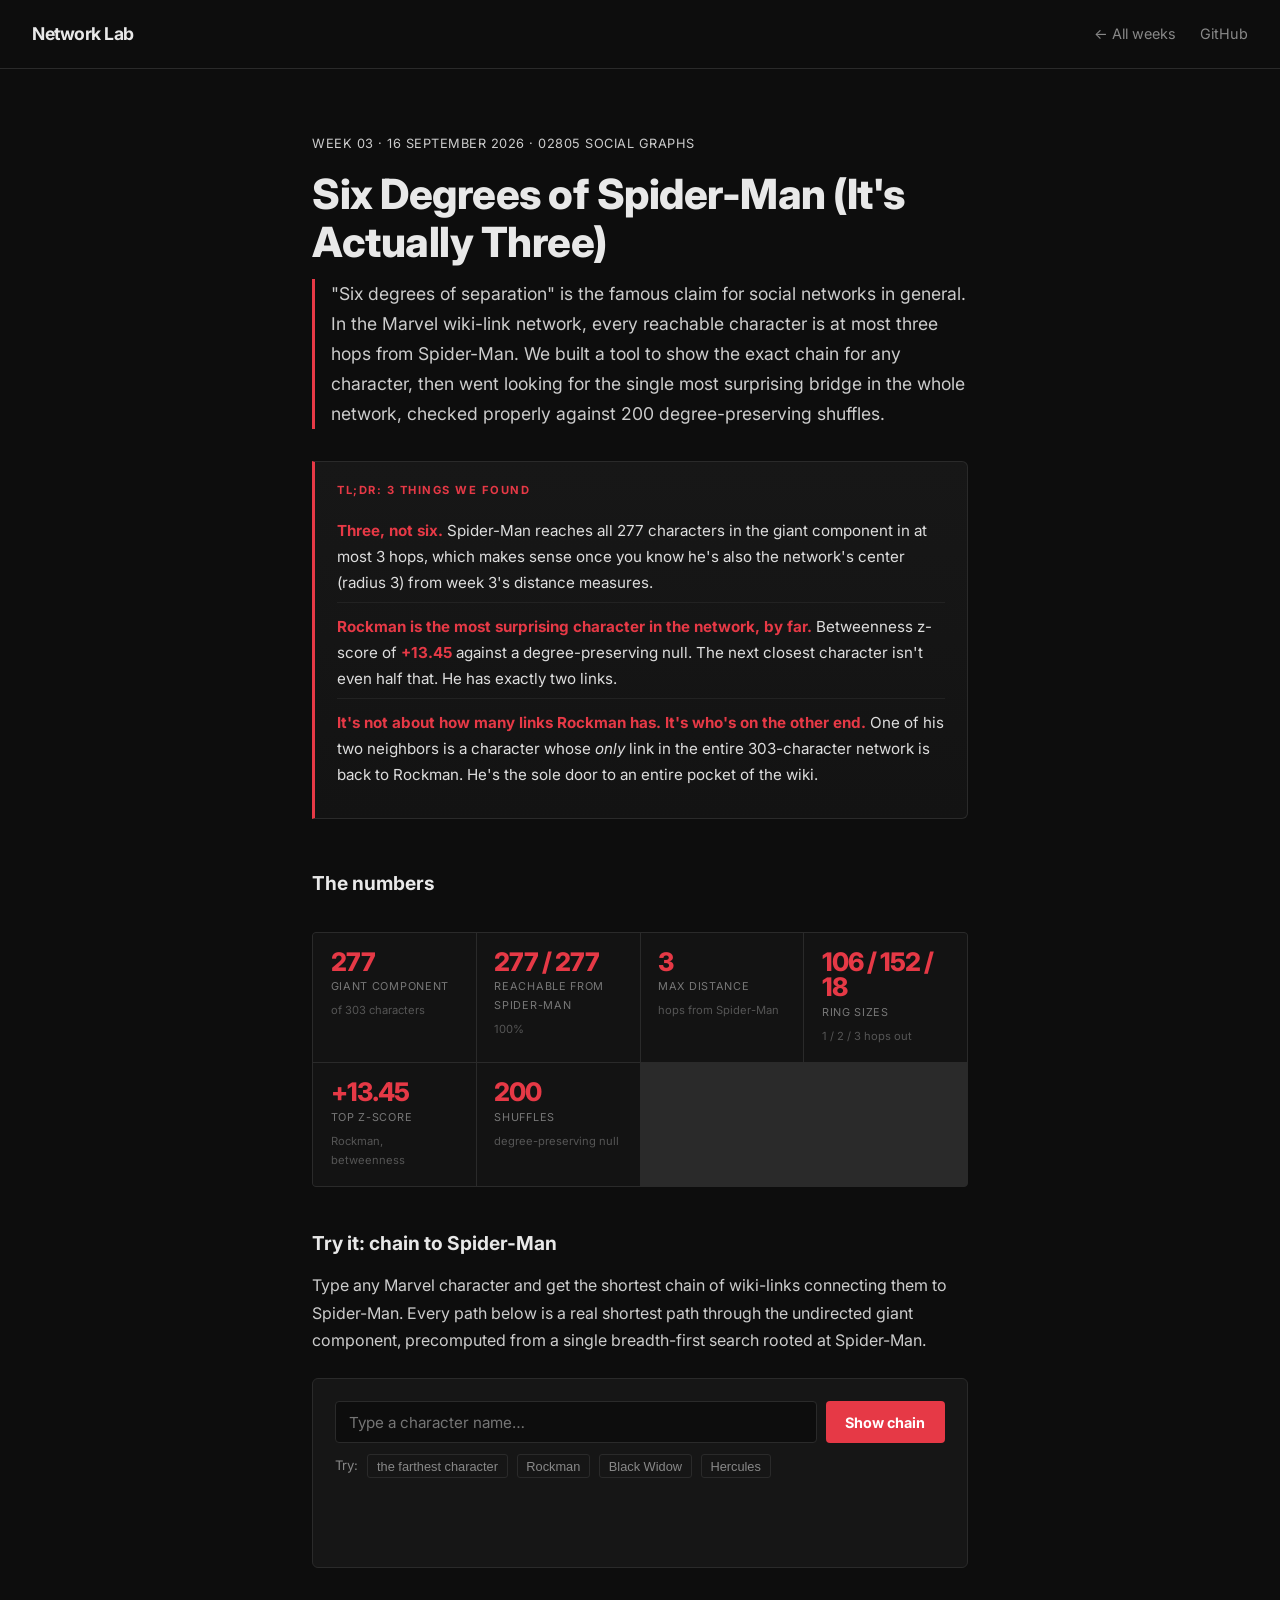
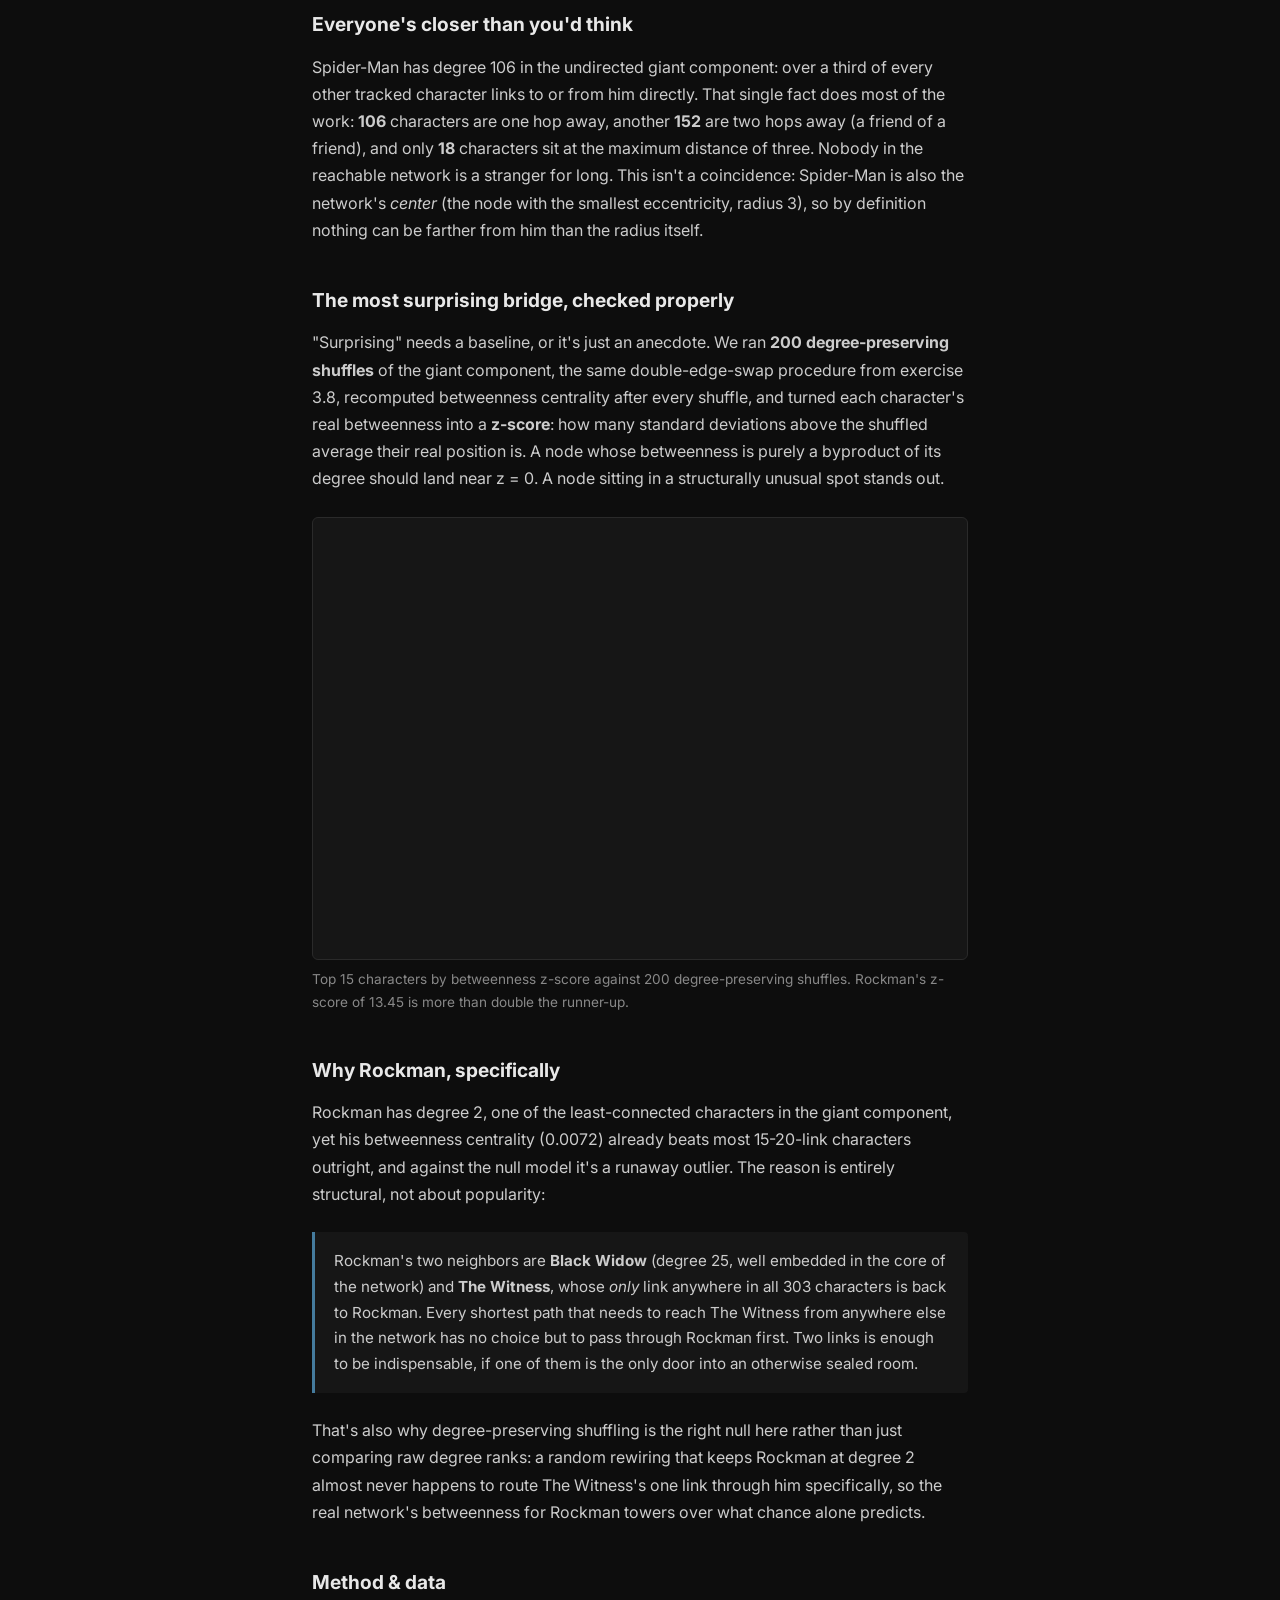
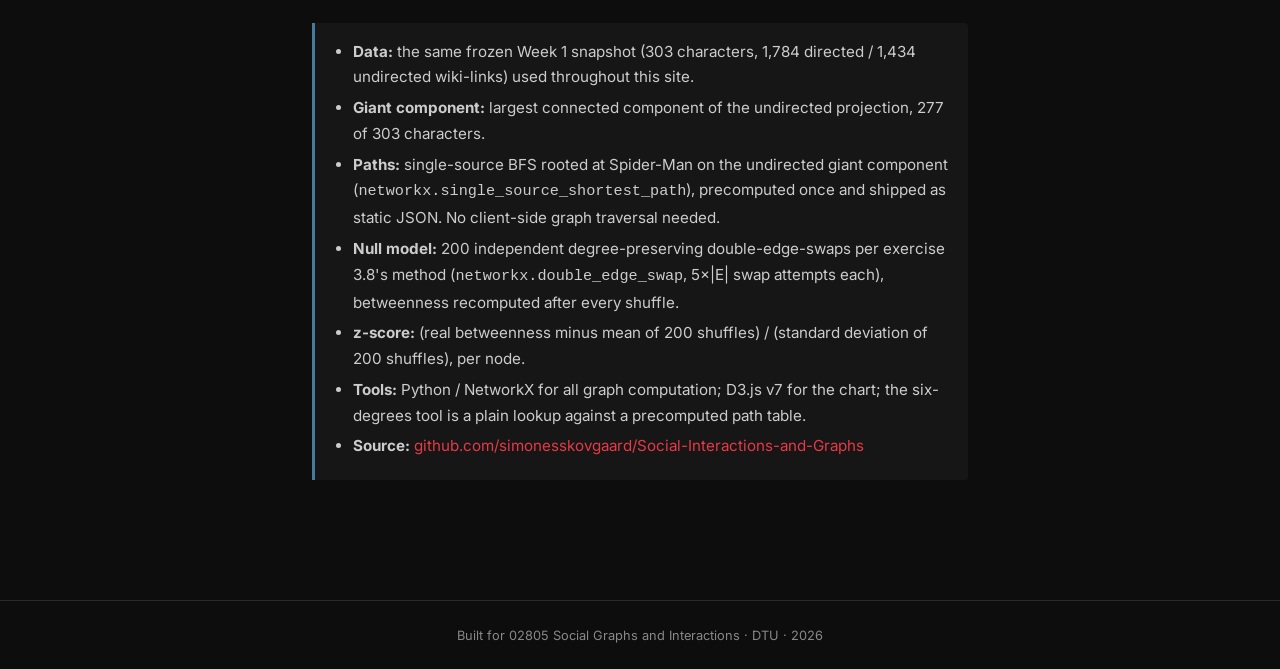
<file: week3/index.html>
<!DOCTYPE html>
<html lang="en">
<head>
  <meta charset="UTF-8">
  <meta name="viewport" content="width=device-width, initial-scale=1.0">
  <title>Week 3: Six Degrees of Spider-Man (It's Actually Three) | 02805 Social Graphs</title>
  <meta name="description" content="Every reachable Marvel character is at most three wiki-links from Spider-Man. And the single most surprising bridge in the network has just two links, validated against 200 degree-preserving shuffles.">
  <meta property="og:title" content="Six Degrees of Spider-Man (It's Actually Three)">
  <meta property="og:description" content="Type a character, get the chain to Spider-Man. Then meet the two-link character whose betweenness z-score is off the chart.">
  <meta property="og:type" content="article">
  <link rel="preconnect" href="https://fonts.googleapis.com">
  <link href="https://fonts.googleapis.com/css2?family=Inter:wght@400;600;700;800&display=swap" rel="stylesheet">
  <link rel="stylesheet" href="../assets/css/style.css">
  <style>
    /* ── NUMBERS GRID (same pattern as week 2) ── */
    .numbers {
      display:grid;
      grid-template-columns:repeat(auto-fit, minmax(140px, 1fr));
      gap:1px;
      background:#2a2a2a;
      border:1px solid #2a2a2a;
      border-radius:4px;
      margin:2rem 0;
      overflow:hidden;
    }
    .num-cell {
      background:#131313;
      padding:1rem 1.1rem;
      display:flex;
      flex-direction:column;
      gap:.2rem;
    }
    .num-val { font-size:1.6rem; font-weight:800; color:#e63946; letter-spacing:-1px; line-height:1; }
    .num-lbl { font-size:.68rem; color:#777; letter-spacing:.7px; text-transform:uppercase; }
    .num-note { font-size:.7rem; color:#555; margin-top:.15rem; }

    /* ── TL;DR ── */
    .tldr {
      background: linear-gradient(180deg, #171717 0%, #131313 100%);
      border:1px solid #2a2a2a;
      border-left:3px solid #e63946;
      border-radius:0 6px 6px 0;
      padding:1.2rem 1.4rem;
      margin:2rem 0 3rem;
    }
    .tldr-label { font-size:.7rem; letter-spacing:1.5px; text-transform:uppercase; color:#e63946; font-weight:700; margin-bottom:.7rem; }
    .tldr ul { list-style:none; padding:0; margin:0; }
    .tldr li { padding:.4rem 0; color:#ddd; font-size:.95rem; border-bottom:1px solid #222; }
    .tldr li:last-child { border-bottom:0; }
    .tldr li strong { color:#e63946; font-weight:700; }

    /* ── SIX-DEGREES TOOL ── */
    .sixdeg-tool {
      background: var(--surface);
      border: 1px solid var(--border);
      border-radius: 6px;
      padding: 1.4rem;
      margin: 1.5rem 0 2.5rem;
    }
    .sixdeg-row { display: flex; gap: 0.6rem; flex-wrap: wrap; }
    .sixdeg-row input[type="text"] {
      flex: 1;
      min-width: 200px;
      background: #0d0d0d;
      border: 1px solid var(--border);
      border-radius: 4px;
      padding: 0.65rem 0.8rem;
      color: var(--text);
      font-family: var(--font);
      font-size: 0.95rem;
    }
    .sixdeg-row input[type="text"]:focus { outline: 1px solid var(--accent); }
    .sixdeg-row button {
      background: var(--accent);
      color: #fff;
      border: none;
      border-radius: 4px;
      padding: 0.65rem 1.2rem;
      font-family: var(--font);
      font-weight: 700;
      font-size: 0.9rem;
      cursor: pointer;
    }
    .sixdeg-row button:hover { opacity: 0.88; }
    .sixdeg-quick { margin-top: 0.7rem; font-size: 0.82rem; color: var(--muted); }
    .sixdeg-quick button {
      background: none;
      border: 1px solid var(--border);
      color: var(--muted);
      border-radius: 3px;
      padding: 0.2rem 0.55rem;
      font-size: 0.8rem;
      cursor: pointer;
      margin-left: 0.3rem;
    }
    .sixdeg-quick button:hover { color: var(--text); border-color: var(--muted); }
    .chain { display: flex; flex-wrap: wrap; align-items: center; gap: 0.4rem; margin-top: 1.2rem; min-height: 2.2rem; }
    .chain-node {
      background: var(--surface2);
      border: 1px solid var(--border);
      border-radius: 20px;
      padding: 0.4rem 0.9rem;
      font-size: 0.88rem;
      font-weight: 600;
    }
    .chain-node.endpoint { border-color: var(--accent); color: var(--accent); }
    .chain-arrow { color: var(--muted); font-size: 0.9rem; }
    .chain-summary { margin-top: 0.8rem; font-size: 0.85rem; color: var(--muted); }
    .chain-summary strong { color: var(--text); }

    /* ── Z-SCORE CHART ── */
    #zscore-chart-wrap { background: var(--surface); border: 1px solid var(--border); border-radius: 6px; padding: 1.2rem 1.2rem 0.6rem; margin: 1.5rem 0; }
    #zscore-svg { width: 100%; height: auto; }
    .axis text { fill: var(--muted); font-size: 0.72rem; }
    .axis path, .axis line { stroke: var(--border); }
    .zbar { fill: var(--accent2); }
    .zbar.rockman { fill: var(--accent); }
    .zbar-label { fill: #ccc; font-size: 0.75rem; }
  </style>
</head>
<body>

<nav>
  <a href="../index.html" class="nav-logo">Network Lab</a>
  <div class="nav-links">
    <a href="../index.html">← All weeks</a>
    <a href="https://github.com/simonesskovgaard/Social-Interactions-and-Graphs" target="_blank">GitHub</a>
  </div>
</nav>

<article class="post-wrap">

  <p class="post-meta">Week 03 · 16 September 2026 · 02805 Social Graphs</p>
  <h1>Six Degrees of Spider-Man (It's Actually Three)</h1>
  <p class="post-intro">
    "Six degrees of separation" is the famous claim for social networks in general.
    In the Marvel wiki-link network, every reachable character is at most three hops
    from Spider-Man. We built a tool to show the exact chain for any character,
    then went looking for the single most surprising bridge in the whole network,
    checked properly against 200 degree-preserving shuffles.
  </p>

  <div class="tldr">
    <div class="tldr-label">TL;DR: 3 things we found</div>
    <ul>
      <li><strong>Three, not six.</strong> Spider-Man reaches all 277 characters in the giant component in at most 3 hops, which makes sense once you know he's also the network's center (radius 3) from week 3's distance measures.</li>
      <li><strong>Rockman is the most surprising character in the network, by far.</strong> Betweenness z-score of <strong>+13.45</strong> against a degree-preserving null. The next closest character isn't even half that. He has exactly two links.</li>
      <li><strong>It's not about how many links Rockman has. It's who's on the other end.</strong> One of his two neighbors is a character whose <em>only</em> link in the entire 303-character network is back to Rockman. He's the sole door to an entire pocket of the wiki.</li>
    </ul>
  </div>

  <h2>The numbers</h2>
  <div class="numbers">
    <div class="num-cell"><span class="num-val">277</span><span class="num-lbl">Giant component</span><span class="num-note">of 303 characters</span></div>
    <div class="num-cell"><span class="num-val">277 / 277</span><span class="num-lbl">Reachable from Spider-Man</span><span class="num-note">100%</span></div>
    <div class="num-cell"><span class="num-val">3</span><span class="num-lbl">Max distance</span><span class="num-note">hops from Spider-Man</span></div>
    <div class="num-cell"><span class="num-val">106 / 152 / 18</span><span class="num-lbl">Ring sizes</span><span class="num-note">1&nbsp;/&nbsp;2&nbsp;/&nbsp;3 hops out</span></div>
    <div class="num-cell"><span class="num-val">+13.45</span><span class="num-lbl">Top z-score</span><span class="num-note">Rockman, betweenness</span></div>
    <div class="num-cell"><span class="num-val">200</span><span class="num-lbl">Shuffles</span><span class="num-note">degree-preserving null</span></div>
  </div>

  <h2>Try it: chain to Spider-Man</h2>
  <p>
    Type any Marvel character and get the shortest chain of wiki-links connecting them to
    Spider-Man. Every path below is a real shortest path through the undirected giant
    component, precomputed from a single breadth-first search rooted at Spider-Man.
  </p>

  <div class="sixdeg-tool">
    <div class="sixdeg-row">
      <input type="text" id="char-input" list="char-list" placeholder="Type a character name…" autocomplete="off">
      <datalist id="char-list"></datalist>
      <button id="chain-btn">Show chain</button>
    </div>
    <div class="sixdeg-quick">
      Try:
      <button data-name="Kid Colt">the farthest character</button>
      <button data-name="Rockman (character)">Rockman</button>
      <button data-name="Black Widow (Natasha Romanova)">Black Widow</button>
      <button data-name="Hercules (Marvel Comics)">Hercules</button>
    </div>
    <div class="chain" id="chain-display"></div>
    <div class="chain-summary" id="chain-summary"></div>
  </div>

  <h2>Everyone's closer than you'd think</h2>
  <p>
    Spider-Man has degree 106 in the undirected giant component: over a third of every
    other tracked character links to or from him directly. That single fact does most of
    the work: <strong>106</strong> characters are one hop away, another <strong>152</strong>
    are two hops away (a friend of a friend), and only <strong>18</strong> characters sit at
    the maximum distance of three. Nobody in the reachable network is a stranger for long.
    This isn't a coincidence: Spider-Man is also the network's <em>center</em> (the node with
    the smallest eccentricity, radius&nbsp;3), so by definition nothing can be farther from
    him than the radius itself.
  </p>

  <h2>The most surprising bridge, checked properly</h2>
  <p>
    "Surprising" needs a baseline, or it's just an anecdote. We ran <strong>200
    degree-preserving shuffles</strong> of the giant component, the same double-edge-swap
    procedure from exercise 3.8, recomputed betweenness centrality after every shuffle, and
    turned each character's real betweenness into a <strong>z-score</strong>: how many standard
    deviations above the shuffled average their real position is. A node whose betweenness is
    purely a byproduct of its degree should land near z&nbsp;=&nbsp;0. A node sitting in a
    structurally unusual spot stands out.
  </p>

  <div id="zscore-chart-wrap">
    <svg id="zscore-svg" viewBox="0 0 640 420"></svg>
  </div>
  <p style="font-size:0.85rem;color:var(--muted);margin-top:-1rem;">
    Top 15 characters by betweenness z-score against 200 degree-preserving shuffles.
    Rockman's z-score of 13.45 is more than double the runner-up.
  </p>

  <h2>Why Rockman, specifically</h2>
  <p>
    Rockman has degree 2, one of the least-connected characters in the giant component,
    yet his betweenness centrality (0.0072) already beats most 15-20-link characters outright,
    and against the null model it's a runaway outlier. The reason is entirely structural,
    not about popularity:
  </p>
  <div class="callout">
    Rockman's two neighbors are <strong>Black Widow</strong> (degree 25, well embedded in the
    core of the network) and <strong>The Witness</strong>, whose <em>only</em> link anywhere in
    all 303 characters is back to Rockman. Every shortest path that needs to reach The Witness
    from anywhere else in the network has no choice but to pass through Rockman first. Two
    links is enough to be indispensable, if one of them is the only door into an otherwise
    sealed room.
  </div>
  <p>
    That's also why degree-preserving shuffling is the right null here rather than just
    comparing raw degree ranks: a random rewiring that keeps Rockman at degree 2 almost never
    happens to route The Witness's one link through him specifically, so the real network's
    betweenness for Rockman towers over what chance alone predicts.
  </p>

  <h2>Method &amp; data</h2>
  <div class="callout">
    <ul style="margin:0;padding-left:1.2rem;">
      <li><strong>Data:</strong> the same frozen Week 1 snapshot (303 characters, 1,784 directed / 1,434 undirected wiki-links) used throughout this site.</li>
      <li><strong>Giant component:</strong> largest connected component of the undirected projection, 277 of 303 characters.</li>
      <li><strong>Paths:</strong> single-source BFS rooted at Spider-Man on the undirected giant component (<code>networkx.single_source_shortest_path</code>), precomputed once and shipped as static JSON. No client-side graph traversal needed.</li>
      <li><strong>Null model:</strong> 200 independent degree-preserving double-edge-swaps per exercise 3.8's method (<code>networkx.double_edge_swap</code>, 5×|E| swap attempts each), betweenness recomputed after every shuffle.</li>
      <li><strong>z-score:</strong> (real betweenness minus mean of 200 shuffles) / (standard deviation of 200 shuffles), per node.</li>
      <li><strong>Tools:</strong> Python / NetworkX for all graph computation; D3.js v7 for the chart; the six-degrees tool is a plain lookup against a precomputed path table.</li>
      <li><strong>Source:</strong> <a href="https://github.com/simonesskovgaard/Social-Interactions-and-Graphs" target="_blank">github.com/simonesskovgaard/Social-Interactions-and-Graphs</a></li>
    </ul>
  </div>

</article>

<footer>
  Built for 02805 Social Graphs and Interactions · DTU · 2026
</footer>

<script src="https://d3js.org/d3.v7.min.js"></script>
<script>
let NETWORK = null;
let BY_NAME = new Map();
let BY_ID = new Map();

fetch('../assets/data/week3_network.json')
  .then(r => r.json())
  .then(data => {
    NETWORK = data;
    data.nodes.forEach(n => {
      BY_NAME.set(n.name, n);
      BY_ID.set(n.id, n);
    });

    // populate datalist for autocomplete
    const datalist = document.getElementById('char-list');
    data.nodes
      .slice()
      .sort((a, b) => a.name.localeCompare(b.name))
      .forEach(n => {
        const opt = document.createElement('option');
        opt.value = n.name;
        datalist.appendChild(opt);
      });

    drawZScoreChart(data.nodes);
  });

function showChain(name) {
  const summary = document.getElementById('chain-summary');
  const display = document.getElementById('chain-display');
  display.innerHTML = '';
  summary.textContent = '';

  if (!NETWORK) return;
  // try exact name match, then loose "starts with" fallback
  let node = BY_NAME.get(name);
  if (!node) {
    const lower = name.trim().toLowerCase();
    node = NETWORK.nodes.find(n => n.name.toLowerCase() === lower)
        || NETWORK.nodes.find(n => n.name.toLowerCase().startsWith(lower));
  }
  if (!node) {
    summary.textContent = `No character matching "${name}" found in the giant component.`;
    return;
  }

  const path = node.path_to_spiderman; // array of node ids, Spider-Man first
  path.forEach((id, i) => {
    if (i > 0) {
      const arrow = document.createElement('span');
      arrow.className = 'chain-arrow';
      arrow.textContent = '→';
      display.appendChild(arrow);
    }
    const chip = document.createElement('span');
    const charNode = BY_ID.get(id);
    chip.className = 'chain-node' + (i === 0 || i === path.length - 1 ? ' endpoint' : '');
    chip.textContent = charNode ? charNode.name : id;
    display.appendChild(chip);
  });

  const hops = path.length - 1;
  summary.innerHTML = hops === 0
    ? `<strong>${node.name}</strong> is Spider-Man.`
    : `<strong>${hops}</strong> hop${hops === 1 ? '' : 's'} from Spider-Man to <strong>${node.name}</strong>.`;
}

document.getElementById('chain-btn').addEventListener('click', () => {
  showChain(document.getElementById('char-input').value);
});
document.getElementById('char-input').addEventListener('keydown', e => {
  if (e.key === 'Enter') showChain(e.target.value);
});
document.querySelectorAll('.sixdeg-quick button').forEach(btn => {
  btn.addEventListener('click', () => {
    document.getElementById('char-input').value = btn.dataset.name;
    showChain(btn.dataset.name);
  });
});

function drawZScoreChart(nodes) {
  const top15 = nodes.slice().sort((a, b) => b.betweenness_z - a.betweenness_z).slice(0, 15);

  const W = 640, H = 420;
  const margin = { top: 10, right: 50, bottom: 30, left: 190 };
  const iW = W - margin.left - margin.right;
  const iH = H - margin.top - margin.bottom;

  const svg = d3.select('#zscore-svg').attr('viewBox', `0 0 ${W} ${H}`);
  const g = svg.append('g').attr('transform', `translate(${margin.left},${margin.top})`);

  const x = d3.scaleLinear().domain([0, d3.max(top15, d => d.betweenness_z) * 1.1]).range([0, iW]);
  const y = d3.scaleBand().domain(top15.map(d => d.name)).range([0, iH]).padding(0.25);

  g.append('g').attr('class', 'axis')
    .call(d3.axisLeft(y).tickSize(0));

  g.append('g').attr('class', 'axis')
    .attr('transform', `translate(0,${iH})`)
    .call(d3.axisBottom(x).ticks(5).tickSize(4));

  g.selectAll('.zbar')
    .data(top15)
    .join('rect')
    .attr('class', d => 'zbar' + (d.name.startsWith('Rockman') ? ' rockman' : ''))
    .attr('x', 0)
    .attr('y', d => y(d.name))
    .attr('width', d => x(d.betweenness_z))
    .attr('height', y.bandwidth())
    .attr('rx', 2);

  g.selectAll('.zbar-label')
    .data(top15)
    .join('text')
    .attr('class', 'zbar-label')
    .attr('x', d => x(d.betweenness_z) + 6)
    .attr('y', d => y(d.name) + y.bandwidth() / 2)
    .attr('dy', '0.35em')
    .text(d => d.betweenness_z.toFixed(2));
}
</script>

</body>
</html>
</file>
<file: assets/css/style.css>
:root {
  --bg: #0d0d0d;
  --surface: #161616;
  --surface2: #1f1f1f;
  --border: #2a2a2a;
  --accent: #e63946;
  --accent2: #457b9d;
  --text: #e8e8e8;
  --muted: #888;
  --font: 'Inter', system-ui, sans-serif;
}

* { box-sizing: border-box; margin: 0; padding: 0; }

body {
  background: var(--bg);
  color: var(--text);
  font-family: var(--font);
  line-height: 1.7;
}

a { color: var(--accent); text-decoration: none; }
a:hover { text-decoration: underline; }

/* NAV */
nav {
  display: flex;
  justify-content: space-between;
  align-items: center;
  padding: 1.2rem 2rem;
  border-bottom: 1px solid var(--border);
  position: sticky;
  top: 0;
  background: var(--bg);
  z-index: 10;
}
.nav-logo { font-weight: 700; font-size: 1.1rem; color: var(--text); letter-spacing: -0.5px; }
.nav-links { display: flex; gap: 1.5rem; }
.nav-links a { color: var(--muted); font-size: 0.9rem; }
.nav-links a:hover { color: var(--text); text-decoration: none; }

/* HERO */
.hero {
  max-width: 860px;
  margin: 0 auto;
  padding: 6rem 2rem 4rem;
}
.hero-tag {
  display: inline-block;
  font-size: 0.75rem;
  font-weight: 600;
  letter-spacing: 1.5px;
  text-transform: uppercase;
  color: var(--accent);
  margin-bottom: 1rem;
}
.hero h1 {
  font-size: clamp(2.2rem, 5vw, 3.5rem);
  font-weight: 800;
  line-height: 1.1;
  letter-spacing: -1px;
  margin-bottom: 1.2rem;
}
.hero p {
  font-size: 1.1rem;
  color: var(--muted);
  max-width: 560px;
  margin-bottom: 2rem;
}

/* STATS BAR */
.stats {
  display: flex;
  gap: 2rem;
  flex-wrap: wrap;
  padding: 1.5rem 2rem;
  border-top: 1px solid var(--border);
  border-bottom: 1px solid var(--border);
  max-width: 860px;
  margin: 0 auto 4rem;
}
.stat-item { display: flex; flex-direction: column; }
.stat-value { font-size: 1.8rem; font-weight: 800; color: var(--accent); letter-spacing: -1px; }
.stat-label { font-size: 0.78rem; color: var(--muted); letter-spacing: 0.5px; text-transform: uppercase; }

/* WEEK GRID */
.weeks-section {
  max-width: 860px;
  margin: 0 auto;
  padding: 0 2rem 6rem;
}
.weeks-section h2 {
  font-size: 0.78rem;
  letter-spacing: 1.5px;
  text-transform: uppercase;
  color: var(--muted);
  margin-bottom: 1.5rem;
}
.week-grid {
  display: grid;
  grid-template-columns: repeat(auto-fill, minmax(240px, 1fr));
  gap: 1px;
  background: var(--border);
  border: 1px solid var(--border);
}
.week-card {
  background: var(--surface);
  padding: 1.5rem;
  display: flex;
  flex-direction: column;
  gap: 0.4rem;
  transition: background 0.15s;
}
.week-card:hover { background: var(--surface2); }
.week-card.live { cursor: pointer; }
.week-card.live .week-num { color: var(--accent); }
.week-num {
  font-size: 0.72rem;
  font-weight: 700;
  letter-spacing: 1px;
  text-transform: uppercase;
  color: var(--muted);
}
.week-title { font-weight: 600; font-size: 1rem; }
.week-status {
  font-size: 0.78rem;
  color: var(--muted);
  margin-top: auto;
  padding-top: 0.8rem;
}
.week-card.live .week-status { color: var(--accent); }

/* POST PAGE */
.post-wrap {
  max-width: 720px;
  margin: 0 auto;
  padding: 4rem 2rem 6rem;
}
.post-meta {
  font-size: 0.8rem;
  color: var(--muted);
  letter-spacing: 0.5px;
  text-transform: uppercase;
  margin-bottom: 0.6rem;
}
.post-wrap h1 {
  font-size: clamp(1.8rem, 4vw, 2.6rem);
  font-weight: 800;
  letter-spacing: -0.5px;
  margin-bottom: 0.8rem;
  line-height: 1.15;
}
.post-intro {
  font-size: 1.1rem;
  color: var(--muted);
  border-left: 3px solid var(--accent);
  padding-left: 1rem;
  margin-bottom: 3rem;
}
.post-wrap h2 {
  font-size: 1.2rem;
  font-weight: 700;
  margin: 2.5rem 0 0.8rem;
  color: var(--text);
}
.post-wrap p { margin-bottom: 1rem; color: #ccc; }
.post-wrap ul { padding-left: 1.4rem; margin-bottom: 1rem; color: #ccc; }
.post-wrap li { margin-bottom: 0.3rem; }

/* FIGURES */
.figure {
  margin: 2rem 0;
  background: var(--surface);
  border: 1px solid var(--border);
  border-radius: 4px;
  overflow: hidden;
}
.figure img { width: 100%; display: block; }
.figure figcaption {
  padding: 0.8rem 1rem;
  font-size: 0.82rem;
  color: var(--muted);
  border-top: 1px solid var(--border);
}

/* TABLE */
.post-wrap table {
  width: 100%;
  border-collapse: collapse;
  margin: 1.5rem 0;
  font-size: 0.9rem;
}
.post-wrap th {
  text-align: left;
  padding: 0.6rem 1rem;
  background: var(--surface2);
  color: var(--muted);
  font-size: 0.75rem;
  letter-spacing: 0.5px;
  text-transform: uppercase;
  border-bottom: 1px solid var(--border);
}
.post-wrap td {
  padding: 0.6rem 1rem;
  border-bottom: 1px solid var(--border);
  color: #ccc;
}
.post-wrap tr:last-child td { border-bottom: none; }
.highlight { color: var(--accent); font-weight: 600; }

/* CALLOUT */
.callout {
  background: var(--surface);
  border-left: 3px solid var(--accent2);
  padding: 1rem 1.2rem;
  margin: 1.5rem 0;
  border-radius: 0 4px 4px 0;
  font-size: 0.95rem;
  color: #ccc;
}

/* FOOTER */
footer {
  border-top: 1px solid var(--border);
  padding: 1.5rem 2rem;
  text-align: center;
  font-size: 0.8rem;
  color: var(--muted);
}
</file>
